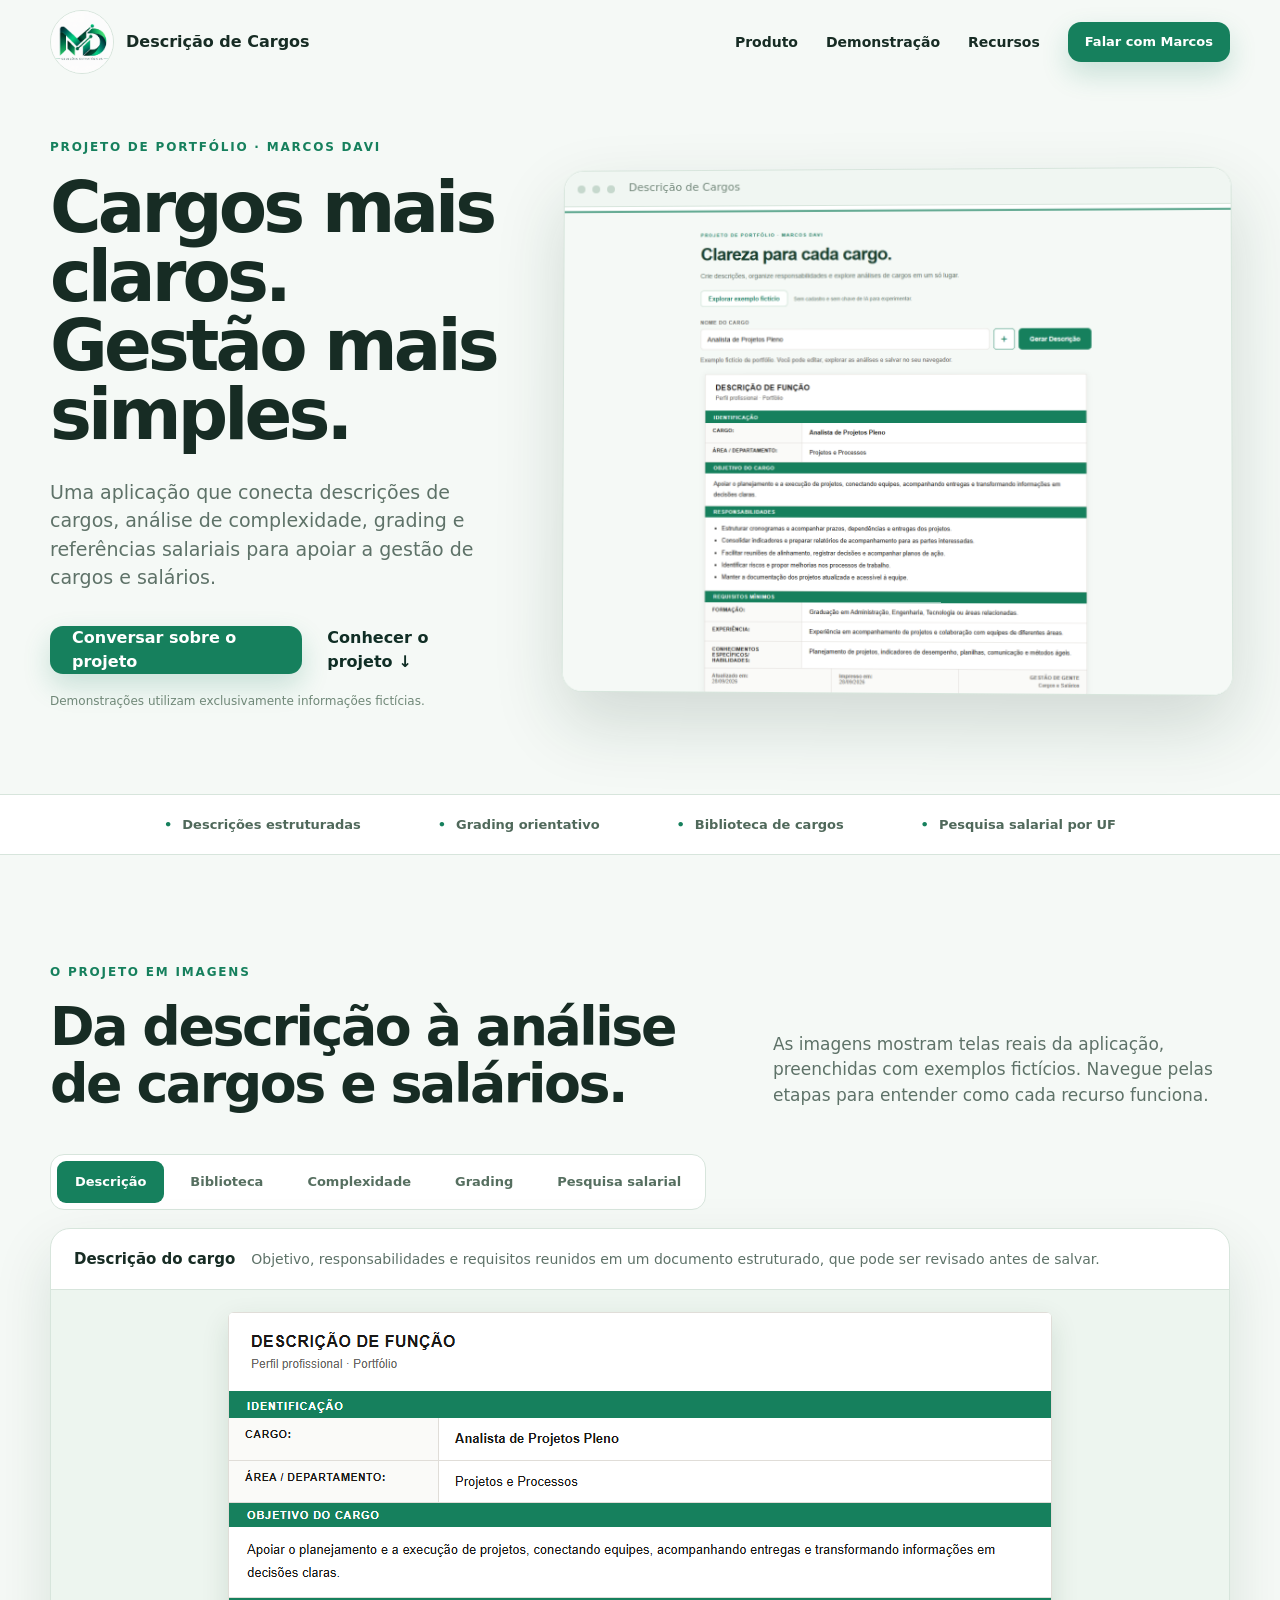
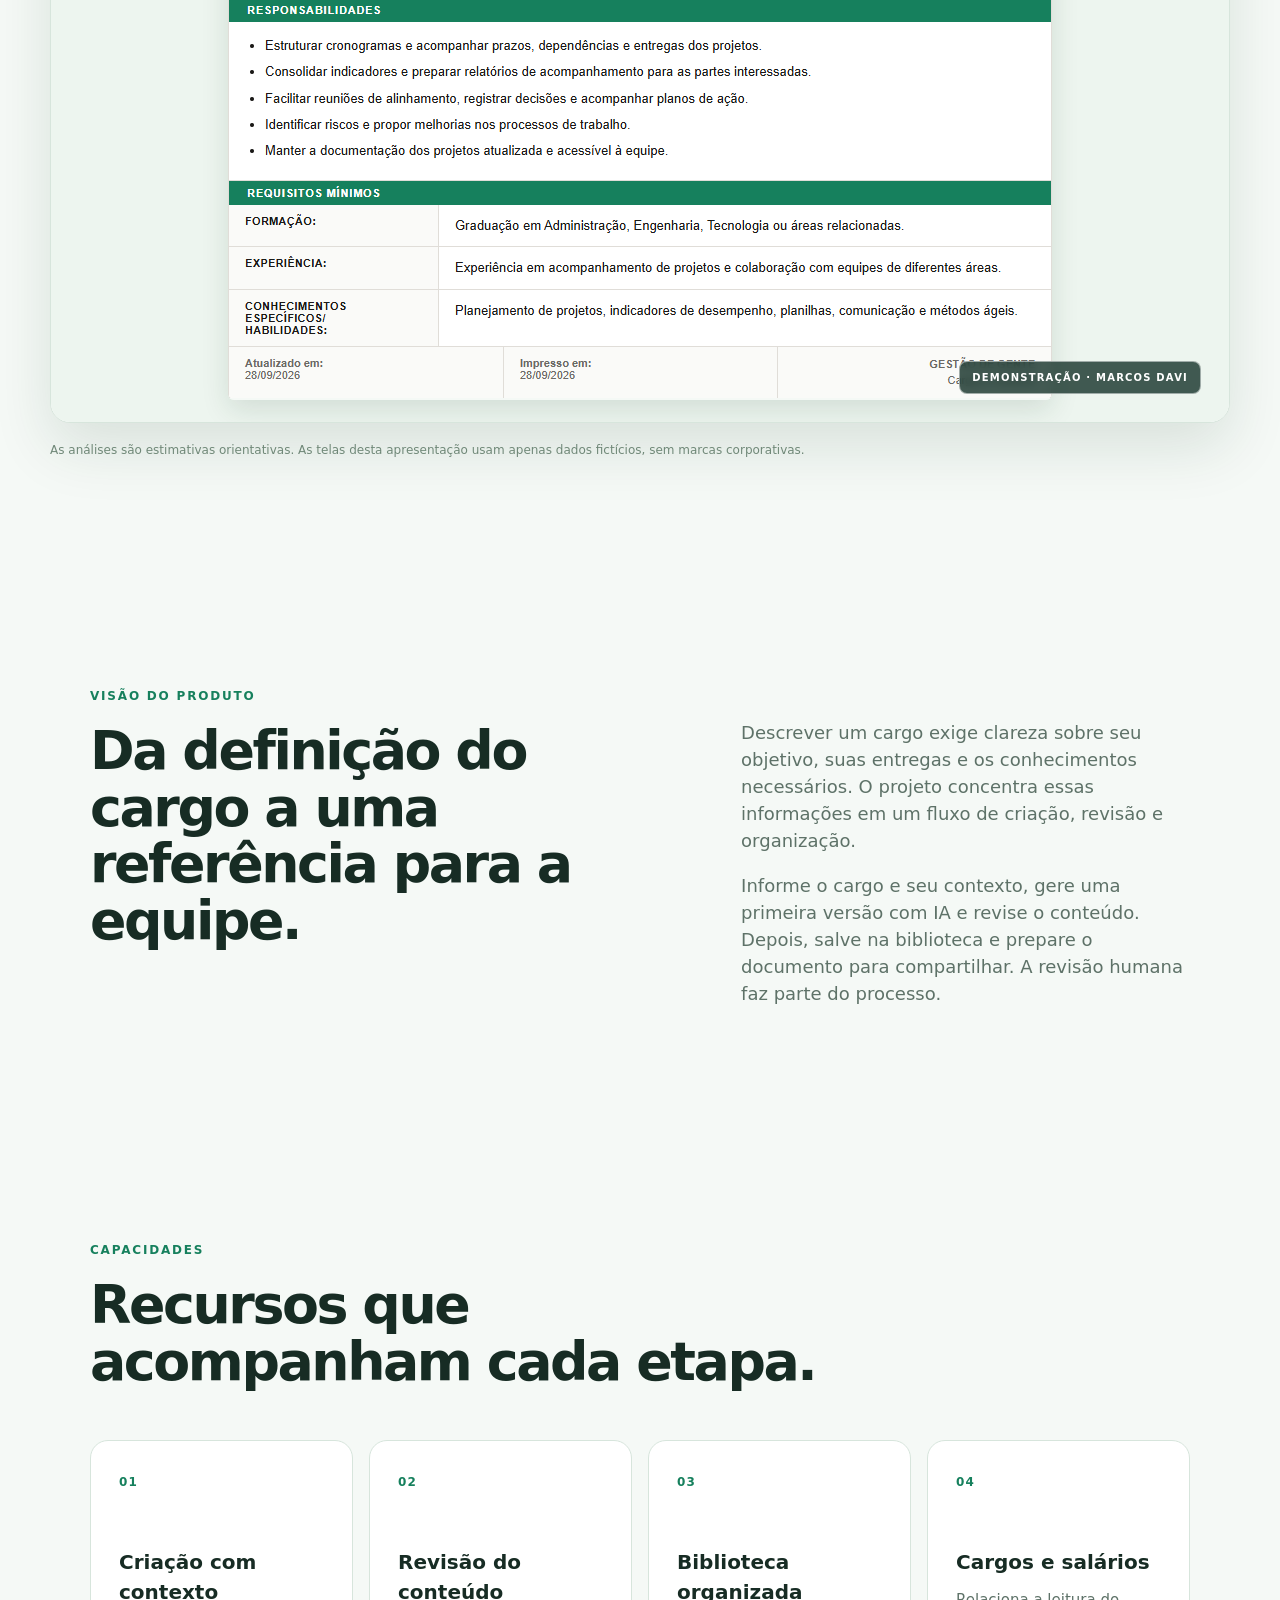
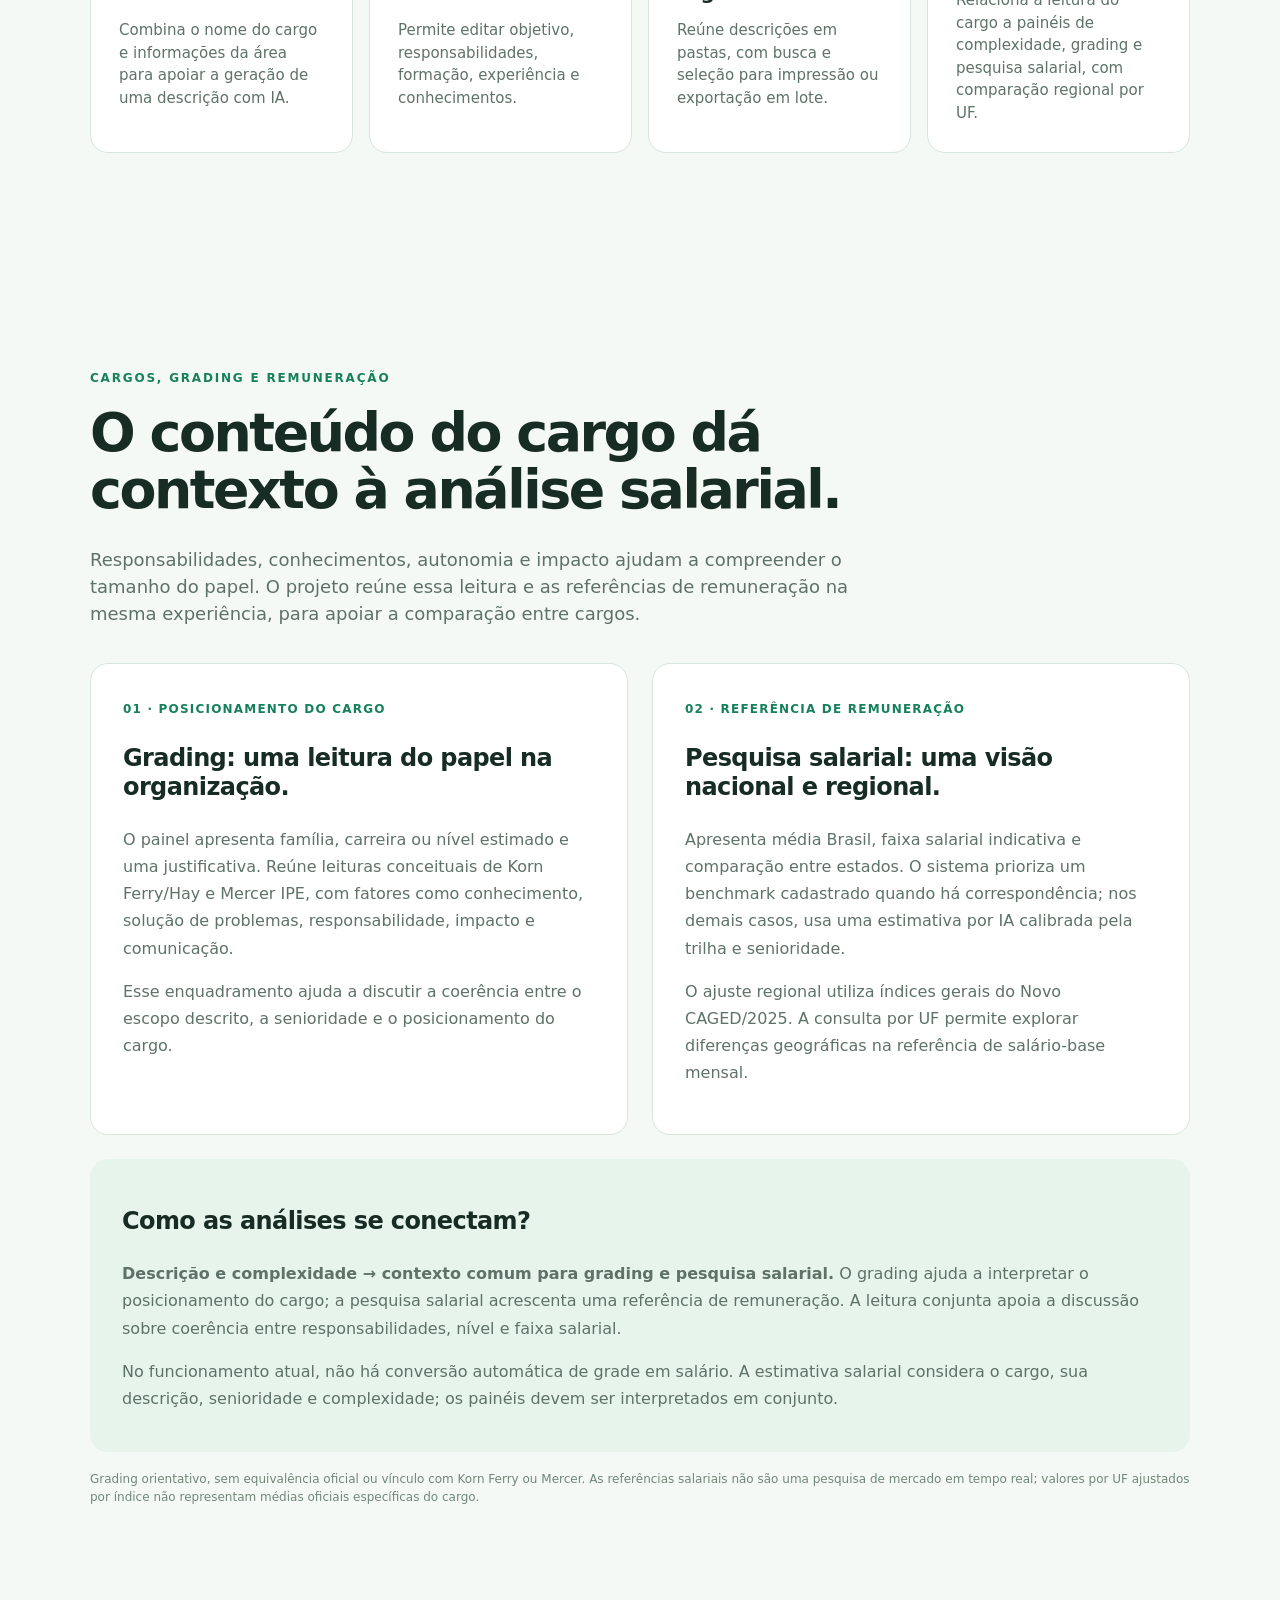
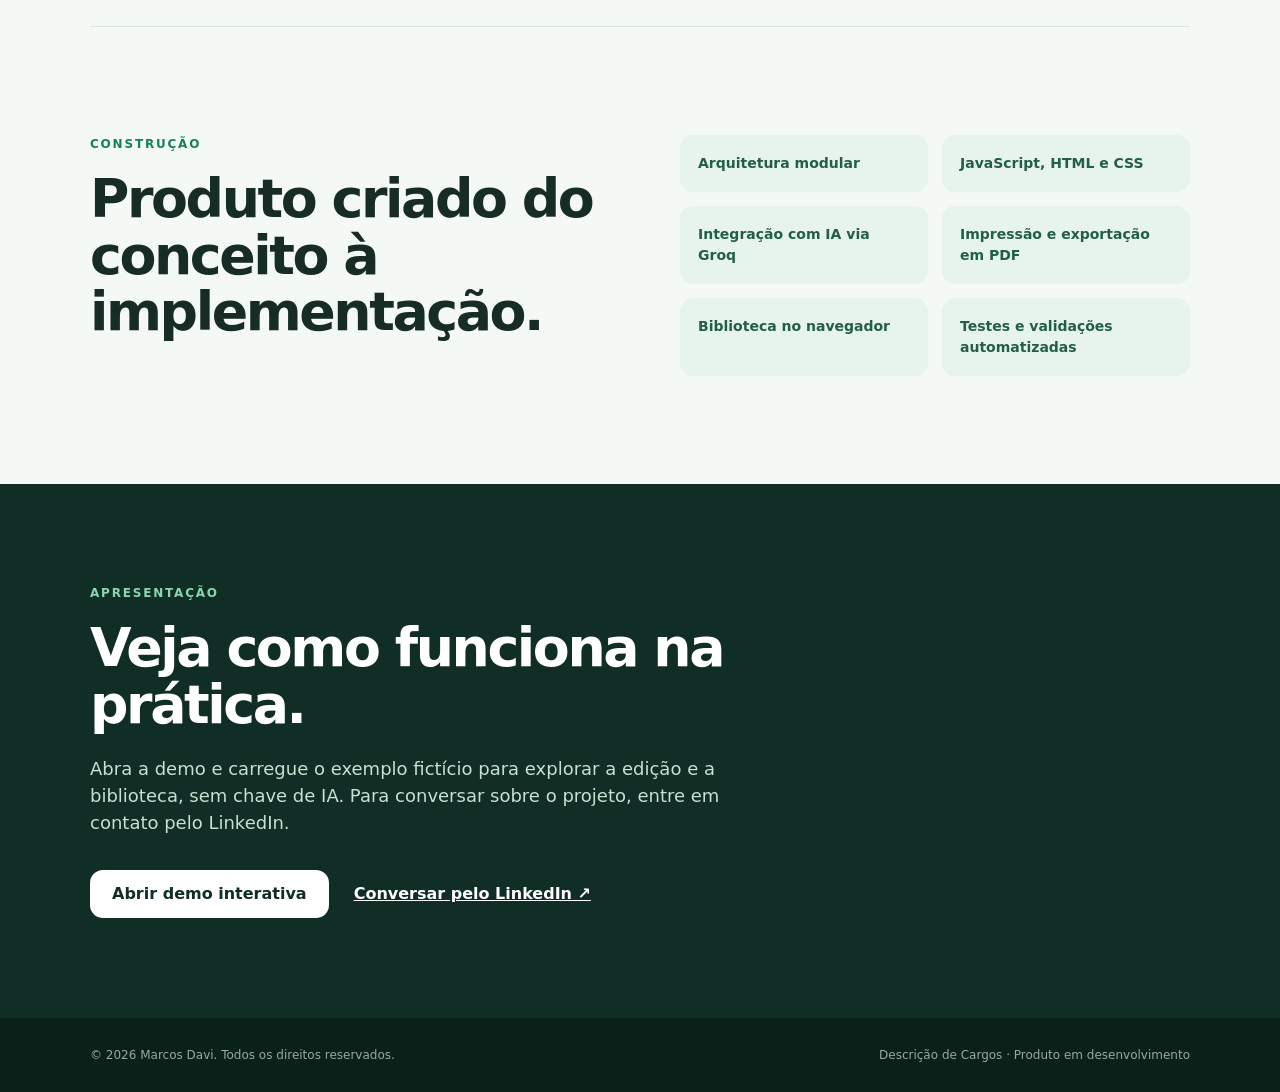
<file: index.html>
<!doctype html>
<html lang="pt-BR">
<head>
  <meta charset="utf-8">
  <meta name="viewport" content="width=device-width, initial-scale=1">
  <title>Descrição de Cargos | Marcos Davi</title>
  <meta name="description" content="Descrição de Cargos: projeto de Marcos Davi para criar, revisar e organizar descrições profissionais com apoio de IA.">
  <meta property="og:title" content="Descrição de Cargos | Marcos Davi">
  <meta property="og:description" content="Da definição do cargo à descrição organizada: conheça o projeto e suas telas.">
  <meta property="og:type" content="website">
  <link rel="stylesheet" href="styles.css">
  <script src="vitrine.js" defer></script>
</head>
<body>
  <header class="topo">
    <a class="marca" href="#inicio" aria-label="Descrição de Cargos — início">
      <img class="marca-logo" src="logomarca.png" alt="" width="64" height="64">
      <span>Descrição de Cargos</span>
    </a>
    <nav aria-label="Navegação principal">
      <a href="#produto">Produto</a>
      <a href="#demonstracao">Demonstração</a>
      <a href="#recursos">Recursos</a>
      <a class="botao botao-menor" href="https://www.linkedin.com/in/marcosdavi-adm/" target="_blank" rel="noopener noreferrer">Falar com Marcos</a>
    </nav>
  </header>

  <main id="inicio">
    <section class="hero">
      <div class="hero-texto">
        <p class="rotulo">PROJETO DE PORTFÓLIO · MARCOS DAVI</p>
        <h1>Cargos mais claros.<br>Gestão mais simples.</h1>
        <p class="hero-resumo">Uma aplicação que conecta descrições de cargos, análise de complexidade, grading e referências salariais para apoiar a gestão de cargos e salários.</p>
        <div class="acoes">
          <a class="botao" href="https://www.linkedin.com/in/marcosdavi-adm/" target="_blank" rel="noopener noreferrer">Conversar sobre o projeto</a>
          <a class="link-discreto" href="#produto">Conhecer o projeto <span aria-hidden="true">↓</span></a>
        </div>
        <p class="nota">Demonstrações utilizam exclusivamente informações fictícias.</p>
      </div>
      <div class="hero-visual" aria-label="Prévia do Descrição de Cargos">
        <div class="janela-topo" aria-hidden="true"><i></i><i></i><i></i><span>Descrição de Cargos</span></div>
        <img src="preview.png" alt="Tela de Descrição de Cargos com o exemplo fictício de Analista de Projetos Pleno">
      </div>
    </section>

    <section class="faixa" aria-label="Destaques do produto">
      <span>Descrições estruturadas</span>
      <span>Grading orientativo</span>
      <span>Biblioteca de cargos</span>
      <span>Pesquisa salarial por UF</span>
    </section>

    <section class="secao demonstracao" id="demonstracao">
      <div class="demonstracao-cabecalho">
        <div>
          <p class="rotulo">O PROJETO EM IMAGENS</p>
          <h2>Da descrição à análise de cargos e salários.</h2>
        </div>
        <p>As imagens mostram telas reais da aplicação, preenchidas com exemplos fictícios. Navegue pelas etapas para entender como cada recurso funciona.</p>
      </div>
      <div class="demo-controles" role="tablist" aria-label="Telas do projeto">
        <button id="aba-descricao" class="demo-aba ativa" type="button" role="tab" aria-selected="true" aria-controls="painel-tela" tabindex="0" data-imagem="descricao.png" data-titulo="Descrição do cargo" data-texto="Objetivo, responsabilidades e requisitos reunidos em um documento estruturado, que pode ser revisado antes de salvar.">Descrição</button>
        <button id="aba-biblioteca" class="demo-aba " type="button" role="tab" aria-selected="false" aria-controls="painel-tela" tabindex="-1" data-imagem="biblioteca.png" data-titulo="Biblioteca de descrições" data-texto="Descrições salvas no navegador, com busca, organização por área, seleção e exportação em lote.">Biblioteca</button>
        <button id="aba-complexidade" class="demo-aba " type="button" role="tab" aria-selected="false" aria-controls="painel-tela" tabindex="-1" data-imagem="complexidade.png" data-titulo="Análise de complexidade" data-texto="Painel orientativo para explorar as dimensões do cargo. O exemplo utiliza o cálculo local da aplicação.">Complexidade</button>
        <button id="aba-grading" class="demo-aba" type="button" role="tab" aria-selected="false" aria-controls="painel-tela" tabindex="-1" data-imagem="grading.png" data-titulo="Grading do cargo" data-texto="Leituras conceituais de Korn Ferry/Hay e Mercer IPE ajudam a discutir o posicionamento do cargo a partir de suas responsabilidades. Exemplo fictício, sem classificação oficial.">Grading</button>
        <button id="aba-salarios" class="demo-aba" type="button" role="tab" aria-selected="false" aria-controls="painel-tela" tabindex="-1" data-imagem="salarios.png" data-titulo="Pesquisa salarial" data-texto="Média nacional, faixa indicativa e comparação por UF. Os valores desta imagem são fictícios e ilustram a apresentação dos resultados.">Pesquisa salarial</button>
      </div>
      <figure class="demo-palco" id="painel-tela" role="tabpanel" aria-labelledby="aba-descricao" tabindex="0" aria-live="polite">
        <figcaption>
          <strong id="demo-titulo">Descrição do cargo</strong>
          <span id="demo-texto">Objetivo, responsabilidades e requisitos reunidos em um documento estruturado, que pode ser revisado antes de salvar.</span>
        </figcaption>
        <div class="demo-imagem">
          <img id="demo-imagem" src="descricao.png" alt="Descrição de Analista de Projetos Pleno com dados fictícios">
          <span class="marca-agua" aria-hidden="true">DEMONSTRAÇÃO · MARCOS DAVI</span>
        </div>
      </figure>
      <p class="nota">As análises são estimativas orientativas. As telas desta apresentação usam apenas dados fictícios, sem marcas corporativas.</p>
    </section>

    <section class="secao produto" id="produto">
      <div>
        <p class="rotulo">VISÃO DO PRODUTO</p>
        <h2>Da definição do cargo a uma referência para a equipe.</h2>
      </div>
      <div class="produto-texto">
        <p>Descrever um cargo exige clareza sobre seu objetivo, suas entregas e os conhecimentos necessários. O projeto concentra essas informações em um fluxo de criação, revisão e organização.</p>
        <p>Informe o cargo e seu contexto, gere uma primeira versão com IA e revise o conteúdo. Depois, salve na biblioteca e prepare o documento para compartilhar. A revisão humana faz parte do processo.</p>
      </div>
    </section>

    <section class="secao" id="recursos">
      <p class="rotulo">CAPACIDADES</p>
      <h2>Recursos que acompanham cada etapa.</h2>
      <div class="grade"><article><span class="numero">01</span><h3>Criação com contexto</h3><p>Combina o nome do cargo e informações da área para apoiar a geração de uma descrição com IA.</p></article><article><span class="numero">02</span><h3>Revisão do conteúdo</h3><p>Permite editar objetivo, responsabilidades, formação, experiência e conhecimentos.</p></article><article><span class="numero">03</span><h3>Biblioteca organizada</h3><p>Reúne descrições em pastas, com busca e seleção para impressão ou exportação em lote.</p></article><article><span class="numero">04</span><h3>Cargos e salários</h3><p>Relaciona a leitura do cargo a painéis de complexidade, grading e pesquisa salarial, com comparação regional por UF.</p></article></div>
    </section>

    <section class="secao" id="cargos-salarios">
      <p class="rotulo">CARGOS, GRADING E REMUNERAÇÃO</p>
      <h2>O conteúdo do cargo dá contexto à análise salarial.</h2>
      <p class="analises-intro">Responsabilidades, conhecimentos, autonomia e impacto ajudam a compreender o tamanho do papel. O projeto reúne essa leitura e as referências de remuneração na mesma experiência, para apoiar a comparação entre cargos.</p>
      <div class="analises-grade">
        <article><span class="numero">01 · POSICIONAMENTO DO CARGO</span><h3>Grading: uma leitura do papel na organização.</h3><p>O painel apresenta família, carreira ou nível estimado e uma justificativa. Reúne leituras conceituais de Korn Ferry/Hay e Mercer IPE, com fatores como conhecimento, solução de problemas, responsabilidade, impacto e comunicação.</p><p>Esse enquadramento ajuda a discutir a coerência entre o escopo descrito, a senioridade e o posicionamento do cargo.</p></article>
        <article><span class="numero">02 · REFERÊNCIA DE REMUNERAÇÃO</span><h3>Pesquisa salarial: uma visão nacional e regional.</h3><p>Apresenta média Brasil, faixa salarial indicativa e comparação entre estados. O sistema prioriza um benchmark cadastrado quando há correspondência; nos demais casos, usa uma estimativa por IA calibrada pela trilha e senioridade.</p><p>O ajuste regional utiliza índices gerais do Novo CAGED/2025. A consulta por UF permite explorar diferenças geográficas na referência de salário-base mensal.</p></article>
      </div>
      <div class="vinculo"><h3>Como as análises se conectam?</h3><p><strong>Descrição e complexidade → contexto comum para grading e pesquisa salarial.</strong> O grading ajuda a interpretar o posicionamento do cargo; a pesquisa salarial acrescenta uma referência de remuneração. A leitura conjunta apoia a discussão sobre coerência entre responsabilidades, nível e faixa salarial.</p><p>No funcionamento atual, não há conversão automática de grade em salário. A estimativa salarial considera o cargo, sua descrição, senioridade e complexidade; os painéis devem ser interpretados em conjunto.</p></div>
      <p class="nota">Grading orientativo, sem equivalência oficial ou vínculo com Korn Ferry ou Mercer. As referências salariais não são uma pesquisa de mercado em tempo real; valores por UF ajustados por índice não representam médias oficiais específicas do cargo.</p>
    </section>

    <section class="secao tecnologia">
      <div>
        <p class="rotulo">CONSTRUÇÃO</p>
        <h2>Produto criado do conceito à implementação.</h2>
      </div>
      <ul>
        <li>Arquitetura modular</li>
        <li>JavaScript, HTML e CSS</li>
        <li>Integração com IA via Groq</li>
        <li>Impressão e exportação em PDF</li>
        <li>Biblioteca no navegador</li>
        <li>Testes e validações automatizadas</li>
      </ul>
    </section>

    <section class="convite">
      <p class="rotulo">APRESENTAÇÃO</p>
      <h2>Veja como funciona na prática.</h2>
      <p>Abra a demo e carregue o exemplo fictício para explorar a edição e a biblioteca, sem chave de IA. Para conversar sobre o projeto, entre em contato pelo LinkedIn.</p>
      <div class="acoes"><a class="botao botao-claro" href="demo.html">Abrir demo interativa</a><a class="contato" href="https://www.linkedin.com/in/marcosdavi-adm/" target="_blank" rel="noopener noreferrer">Conversar pelo LinkedIn ↗</a></div>
    </section>
  </main>

  <footer>
    <span>© 2026 Marcos Davi. Todos os direitos reservados.</span>
    <span>Descrição de Cargos · Produto em desenvolvimento</span>
  </footer>
</body>
</html>
</file>
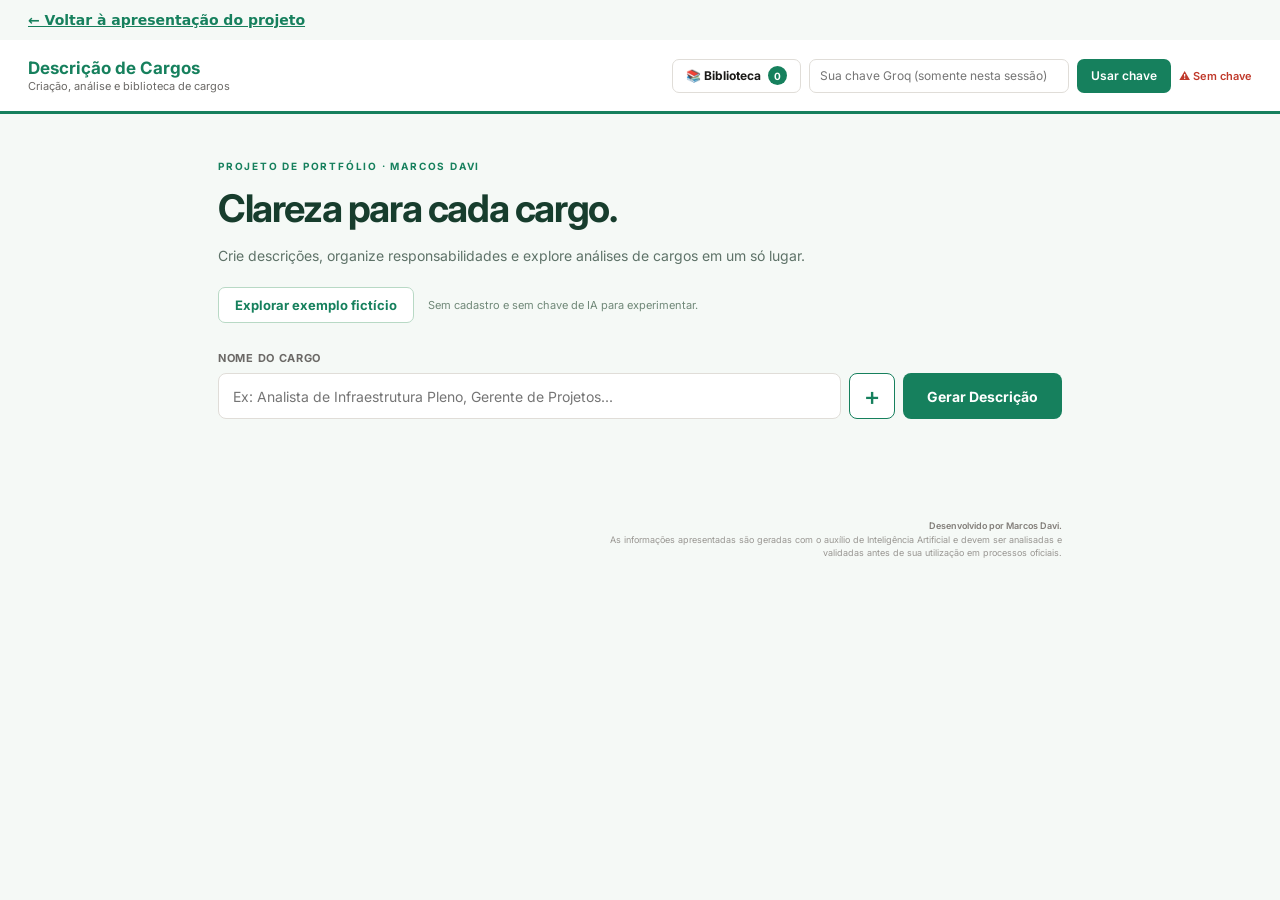
<file: demo.html>
<!DOCTYPE html>
<html lang="pt-BR">
<head>
<meta charset="UTF-8">
<meta name="viewport" content="width=device-width, initial-scale=1.0">
<title>Descrição de Cargos | Portfólio de Marcos Davi</title>
<meta name="description" content="Aplicação de portfólio para criar, editar e organizar descrições de cargos com apoio de IA. Por Marcos Davi.">
<style>
/* css/base.css */
@import url('https://fonts.googleapis.com/css2?family=Inter:wght@400;500;600;700&display=swap');
*,*::before,*::after{box-sizing:border-box;margin:0;padding:0}
:root{
  --accent:#C0121A;
  --accent-light:#FFF0F0;
  --gray-bg:#F5F5F3;
  --gray-border:#E0DDD8;
  --gray-text:#6B6966;
  --text:#1A1917;
  --row-stripe:#FAFAF8;
}
body{font-family:'Inter',sans-serif;background:var(--gray-bg);color:var(--text);min-height:100vh}

/* TOPBAR */
.topbar{background:#fff;border-bottom:3px solid var(--accent);padding:10px 28px;display:flex;align-items:center;gap:14px;transition:border-color .3s}
.brand-slot{position:relative;display:inline-flex;align-items:center;justify-content:center;background:#fff;overflow:hidden;flex-shrink:0}
.brand-slot--topbar{width:122px;height:42px;border-radius:7px;padding:5px 10px}
.brand-slot--doc{width:146px;height:60px;border-radius:8px;padding:7px 12px}
.brand-logo{position:absolute;inset:0;display:block;width:100%;height:100%;object-fit:contain;object-position:center}

.topbar-logo-fallback{height:38px;min-width:38px;border-radius:7px;display:flex;align-items:center;justify-content:center;font-size:11px;font-weight:700;color:#fff;flex-shrink:0;transition:background .3s;padding:0 8px;letter-spacing:.5px}
.topbar-info .title{font-size:17px;font-weight:700;color:var(--accent);transition:color .3s}
.topbar-info .sub{font-size:11px;color:var(--gray-text);margin-top:1px}
.topbar-right{margin-left:auto;display:flex;align-items:center;gap:8px}
.api-key-input{height:34px;border:1.5px solid var(--gray-border);border-radius:7px;padding:0 10px;font-family:'Inter',sans-serif;font-size:12px;color:var(--text);background:#fff;outline:none;width:260px;transition:border-color .2s}
.api-key-input:focus{border-color:var(--accent)}
.btn-save-key{height:34px;padding:0 14px;background:var(--accent);color:#fff;border:none;border-radius:7px;font-family:'Inter',sans-serif;font-size:12px;font-weight:600;cursor:pointer;transition:opacity .15s;white-space:nowrap}
.btn-save-key:hover{opacity:.85}
.key-status{font-size:11px;color:#1B7A3E;font-weight:600;white-space:nowrap}
.key-status.none{color:#C0392B}


</style>
<style>
/* css/interface.css */
/* EMPRESA SELECTOR */
.empresa-bar{max-width:880px;margin:24px auto 0;padding:0 18px}
.section-label{font-size:11px;font-weight:700;letter-spacing:.7px;text-transform:uppercase;color:var(--gray-text);display:block;margin-bottom:8px}
.empresa-chips{display:flex;flex-wrap:wrap;gap:8px}
.chip{display:flex;align-items:center;gap:6px;padding:6px 14px;border-radius:20px;border:2px solid var(--gray-border);font-size:13px;font-weight:600;cursor:pointer;transition:all .15s;background:#fff;color:var(--gray-text)}
.chip:hover{opacity:.85}
.chip.active{color:#fff;border-color:transparent}
.chip-logo{height:16px;max-width:50px;object-fit:contain;filter:grayscale(1) brightness(0.5);transition:filter .15s}
.chip.active .chip-logo{filter:brightness(0) invert(1)}

/* SEARCH */
.search-wrap{max-width:880px;margin:20px auto 0;padding:0 18px}
.search-row{display:flex;gap:8px}
.search-row input{flex:1;height:46px;border:1.5px solid var(--gray-border);border-radius:8px;padding:0 14px;font-family:'Inter',sans-serif;font-size:14px;color:var(--text);background:#fff;outline:none;transition:border-color .2s}
.search-row input:focus{border-color:var(--accent)}
.btn-gerar{height:46px;padding:0 24px;background:var(--accent);color:#fff;border:none;border-radius:8px;font-family:'Inter',sans-serif;font-size:14px;font-weight:700;cursor:pointer;white-space:nowrap;transition:opacity .15s}
.btn-gerar:hover{opacity:.88}
.btn-gerar:disabled{opacity:.45;cursor:not-allowed}
.btn-contexto{width:46px;height:46px;background:#fff;color:var(--accent);border:1.5px solid var(--accent);border-radius:8px;font-family:'Inter',sans-serif;font-size:25px;font-weight:500;line-height:1;cursor:pointer;transition:background .15s,color .15s,transform .15s;display:flex;align-items:center;justify-content:center;flex-shrink:0}
.btn-contexto:hover{background:var(--accent-light)}
.btn-contexto.active{background:var(--accent);color:#fff}
.context-hint{display:none;align-items:center;gap:6px;margin-top:8px;font-size:12px;color:#1B7A3E;font-weight:600}
.context-hint.visible{display:flex}
.context-hint-dot{width:7px;height:7px;border-radius:50%;background:#1B7A3E}

/* CONTEXTO ADICIONAL */
.modal-backdrop{display:none;position:fixed;inset:0;background:rgba(20,22,28,.44);z-index:1000;align-items:center;justify-content:center;padding:18px}
.modal-backdrop.open{display:flex}
.context-modal{width:min(560px,100%);background:#fff;border-radius:12px;box-shadow:0 18px 56px rgba(0,0,0,.22);overflow:hidden}
.context-modal-header{display:flex;align-items:center;justify-content:space-between;padding:18px 20px 12px}
.context-modal-title{font-size:16px;font-weight:700;color:var(--text)}
.context-modal-close{width:32px;height:32px;border:none;background:transparent;border-radius:6px;color:var(--gray-text);font-size:23px;cursor:pointer;line-height:1}
.context-modal-close:hover{background:var(--gray-bg)}
.context-modal-body{padding:0 20px 18px}
.context-modal-help{font-size:12.5px;line-height:1.55;color:var(--gray-text);margin-bottom:12px}
.context-modal textarea{display:block;width:100%;min-height:145px;resize:vertical;border:1.5px solid var(--gray-border);border-radius:8px;padding:12px;font-family:'Inter',sans-serif;font-size:13px;line-height:1.55;color:var(--text);outline:none}
.context-modal textarea:focus{border-color:var(--accent)}
.context-meta{display:flex;justify-content:space-between;align-items:center;margin-top:8px;font-size:11.5px;color:var(--gray-text)}
.context-example{font-style:italic}
.context-modal-actions{display:flex;justify-content:flex-end;gap:8px;margin-top:18px}
.btn-context-clear,.btn-context-apply{height:38px;border-radius:7px;padding:0 16px;font-family:'Inter',sans-serif;font-size:13px;font-weight:600;cursor:pointer}
.btn-context-clear{background:#fff;border:1.5px solid var(--gray-border);color:var(--gray-text)}
.btn-context-clear:hover{background:var(--gray-bg)}
.btn-context-apply{background:var(--accent);border:1.5px solid var(--accent);color:#fff}
.btn-context-apply:hover{opacity:.87}

/* STATUS */
.status-bar{max-width:880px;margin:10px auto 0;padding:0 18px;font-size:13px;color:var(--gray-text);display:flex;align-items:center;gap:8px;min-height:22px}
.spinner{width:13px;height:13px;border:2px solid #ddd;border-top-color:var(--accent);border-radius:50%;animation:spin .7s linear infinite;flex-shrink:0}
@keyframes spin{to{transform:rotate(360deg)}}
.err{color:#C0392B}


</style>
<style>
/* css/documento.css */
/* DOC */
.doc-wrap{max-width:860px;margin:20px auto 60px;padding:0 18px}
.doc{background:#fff;border:1px solid var(--gray-border);border-radius:4px;overflow:hidden;box-shadow:0 2px 12px rgba(0,0,0,.06)}
.doc-header{display:flex;align-items:center;gap:16px;padding:14px 22px;border-bottom:3px solid var(--accent);transition:border-color .3s}
.doc-logo-container{width:146px;height:60px;display:flex;align-items:center;justify-content:center;flex-shrink:0}
.doc-logo-fallback{height:44px;min-width:60px;border-radius:8px;display:flex;align-items:center;justify-content:center;font-size:12px;font-weight:700;color:#fff;text-align:center;line-height:1.2;flex-shrink:0;padding:0 10px;letter-spacing:.5px}
.doc-main-title{font-size:16px;font-weight:700;letter-spacing:.5px;color:var(--text)}
.doc-empresa-name{font-size:12px;color:var(--gray-text);margin-top:2px}
.sec-head{color:#fff;font-size:10.5px;font-weight:700;letter-spacing:1.1px;text-transform:uppercase;padding:6px 18px;transition:background .3s}
.row-lbl{display:grid;grid-template-columns:210px 1fr;border-bottom:1px solid var(--gray-border)}
.row-lbl:last-child{border-bottom:none}
.cell-l{padding:10px 16px;font-size:11px;font-weight:700;letter-spacing:.3px;color:var(--text);border-right:1px solid var(--gray-border);background:var(--row-stripe);display:flex;align-items:flex-start}
.cell-v{padding:10px 16px;font-size:13px;color:var(--text);line-height:1.65}
.block-val{padding:12px 18px;font-size:13px;line-height:1.75;color:var(--text);border-bottom:1px solid var(--gray-border)}
.resp-list{padding:12px 18px 14px 36px;font-size:13px;line-height:1.8;color:var(--text);border-bottom:1px solid var(--gray-border);list-style:disc}
.resp-list li{margin-bottom:3px}
.doc-footer{display:grid;grid-template-columns:1fr 1fr 1fr;border-top:1px solid var(--gray-border);background:var(--row-stripe);font-size:11px;color:var(--gray-text)}
.doc-footer>div{padding:10px 16px}
.doc-footer>div+div{border-left:1px solid var(--gray-border)}
.doc-footer-brand{display:flex;align-items:center;justify-content:flex-end;gap:10px;text-align:right}
.doc-footer-brand-copy{line-height:1.45;white-space:nowrap}
.placeholder{text-align:center;padding:60px 20px;color:#BBB;font-size:13px;line-height:1.8}
.btn-print{display:flex;align-items:center;gap:8px;background:transparent;border:1.5px solid var(--accent);color:var(--accent);border-radius:7px;padding:9px 22px;font-family:'Inter',sans-serif;font-size:13px;font-weight:700;cursor:pointer;transition:background .15s}
.btn-print:hover{background:var(--accent-light)}
.btn-row{display:flex;gap:8px;justify-content:center;margin-top:14px;flex-wrap:wrap}
.btn-secondary{display:flex;align-items:center;gap:7px;background:#fff;border:1.5px solid var(--gray-border);color:var(--text);border-radius:7px;padding:9px 16px;font-family:'Inter',sans-serif;font-size:13px;font-weight:700;cursor:pointer;transition:background .15s,border-color .15s}
.btn-secondary:hover{background:var(--gray-bg);border-color:#C9C5BF}
.btn-primary-action{display:flex;align-items:center;gap:7px;background:var(--accent);border:1.5px solid var(--accent);color:#fff;border-radius:7px;padding:9px 16px;font-family:'Inter',sans-serif;font-size:13px;font-weight:700;cursor:pointer;transition:opacity .15s}
.btn-primary-action:hover{opacity:.88}
.btn-danger{display:flex;align-items:center;gap:7px;background:#fff;border:1.5px solid #D76565;color:#B52A2A;border-radius:7px;padding:9px 16px;font-family:'Inter',sans-serif;font-size:13px;font-weight:700;cursor:pointer}
.btn-danger:hover{background:#FFF4F4}
.edit-input,.edit-textarea{width:100%;border:1.5px solid var(--gray-border);border-radius:7px;background:#fff;color:var(--text);font-family:'Inter',sans-serif;font-size:13px;line-height:1.55;padding:8px 10px;outline:none;transition:border-color .15s,box-shadow .15s}
.edit-input:focus,.edit-textarea:focus{border-color:var(--accent);box-shadow:0 0 0 3px var(--accent-light)}
.edit-textarea{resize:vertical;min-height:76px}
.edit-textarea--large{min-height:120px}
.resp-edit-list{padding:12px 18px;border-bottom:1px solid var(--gray-border);display:flex;flex-direction:column;gap:8px}
.resp-edit-item{display:grid;grid-template-columns:24px 1fr 34px;gap:8px;align-items:start}
.resp-edit-num{font-size:12px;font-weight:700;color:var(--gray-text);padding-top:10px;text-align:center}
.btn-remove-resp{width:34px;height:34px;border:1px solid #E5B7B7;background:#fff;color:#B52A2A;border-radius:7px;font-size:18px;line-height:1;cursor:pointer}
.btn-remove-resp:hover{background:#FFF1F1}
.btn-add-resp{align-self:flex-start;border:1.5px dashed var(--accent);background:#fff;color:var(--accent);border-radius:7px;padding:8px 12px;font-family:'Inter',sans-serif;font-size:12px;font-weight:700;cursor:pointer}
.btn-add-resp:hover{background:var(--accent-light)}
.saved-badge{display:inline-flex;align-items:center;gap:5px;border-radius:999px;padding:4px 9px;background:#EDF8F1;color:#1B7A3E;font-size:10.5px;font-weight:700;margin-left:6px}
.edit-note{max-width:860px;margin:8px auto 0;padding:0 18px;font-size:11.5px;color:var(--gray-text);text-align:center}



</style>
<style>
/* css/biblioteca.css */
/* BIBLIOTECA DE DESCRIÇÕES */
.btn-library{height:34px;padding:0 13px;background:#fff;color:var(--text);border:1.5px solid var(--gray-border);border-radius:7px;font-family:'Inter',sans-serif;font-size:12px;font-weight:700;cursor:pointer;display:flex;align-items:center;gap:7px;white-space:nowrap;transition:border-color .15s,background .15s}
.btn-library:hover{border-color:var(--accent);background:var(--accent-light)}
.library-count{min-width:19px;height:19px;border-radius:10px;padding:0 6px;background:var(--accent);color:#fff;font-size:10px;display:inline-flex;align-items:center;justify-content:center}
.library-backdrop{display:none;position:fixed;inset:0;background:rgba(20,22,28,.52);z-index:1600;padding:24px;align-items:center;justify-content:center}
.library-backdrop.open{display:flex}
.library-modal{width:min(1220px,100%);height:min(820px,94vh);background:#fff;border-radius:16px;box-shadow:0 26px 76px rgba(0,0,0,.30);display:flex;flex-direction:column;overflow:hidden}
.library-header{padding:19px 22px 15px;border-bottom:1px solid var(--gray-border);display:flex;align-items:center;gap:12px;background:#fff}
.library-title-wrap{min-width:0}
.library-title{font-size:18px;font-weight:800;color:var(--text)}
.library-subtitle{font-size:11.5px;color:var(--gray-text);margin-top:3px}
.library-header-actions{margin-left:auto;display:flex;align-items:center;gap:8px}
.library-close{width:36px;height:36px;border:none;background:transparent;border-radius:8px;font-size:25px;color:var(--gray-text);cursor:pointer;line-height:1}
.library-close:hover{background:var(--gray-bg)}
.library-new-folder{height:37px;padding:0 14px;border:1.5px solid var(--accent);background:var(--accent);color:#fff;border-radius:8px;font-family:'Inter',sans-serif;font-size:12px;font-weight:700;cursor:pointer}
.library-new-folder:hover{opacity:.88}

.library-toolbar{padding:12px 22px;display:grid;grid-template-columns:minmax(260px,1fr) 220px;gap:10px;border-bottom:1px solid var(--gray-border);background:#FAFAF8}
.library-search,.library-view-select,.folder-field-input,.folder-field-select{width:100%;height:40px;border:1.5px solid var(--gray-border);border-radius:8px;background:#fff;color:var(--text);font-family:'Inter',sans-serif;font-size:12.5px;padding:0 12px;outline:none}
.library-search:focus,.library-view-select:focus,.folder-field-input:focus,.folder-field-select:focus{border-color:var(--accent)}

.library-bulkbar{min-height:52px;padding:8px 22px;display:flex;align-items:center;gap:12px;border-bottom:1px solid var(--gray-border);background:#fff}
.library-select-all{display:inline-flex;align-items:center;gap:8px;font-size:11.5px;font-weight:700;color:var(--text);cursor:pointer;white-space:nowrap}
.library-select-all input,.library-row-select input{width:16px;height:16px;accent-color:var(--accent);cursor:pointer}
.library-selection-count{font-size:11px;color:var(--gray-text);padding-left:2px;white-space:nowrap}
.library-bulk-status{font-size:11px;color:var(--gray-text);min-width:0;overflow:hidden;text-overflow:ellipsis;white-space:nowrap}
.library-bulk-actions{margin-left:auto;display:flex;align-items:center;gap:7px}
.library-bulk-btn{height:34px;padding:0 12px;border-radius:7px;border:1.5px solid var(--gray-border);background:#fff;color:var(--text);font-family:'Inter',sans-serif;font-size:11px;font-weight:700;cursor:pointer;white-space:nowrap;transition:.15s}
.library-bulk-btn:hover:not(:disabled){border-color:var(--accent);background:var(--accent-light)}
.library-bulk-btn.primary{background:var(--accent);border-color:var(--accent);color:#fff}
.library-bulk-btn.primary:hover:not(:disabled){opacity:.88}
.library-bulk-btn:disabled{opacity:.42;cursor:not-allowed}

.library-body{padding:16px 22px 24px;overflow:auto;flex:1;background:#F7F7F5}
.library-summary{font-size:11.5px;color:var(--gray-text);margin:0 0 10px 2px}
.library-group{margin-bottom:20px}
.library-group-title{display:flex;align-items:center;gap:8px;font-size:11.5px;font-weight:800;letter-spacing:.45px;text-transform:uppercase;color:var(--text);margin:0 0 8px 2px}
.library-group-count{font-size:10px;color:var(--gray-text);background:#fff;border:1px solid var(--gray-border);border-radius:999px;padding:2px 7px}
.library-folder-info{font-size:10.5px;color:var(--gray-text);font-weight:500;text-transform:none;letter-spacing:0;margin-left:4px}
.library-list{display:flex;flex-direction:column;gap:7px}

.library-row{display:grid;grid-template-columns:34px minmax(260px,1fr) 150px 150px auto;align-items:center;gap:12px;background:#fff;border:1px solid #E6E3DE;border-radius:10px;padding:10px 12px;box-shadow:0 1px 3px rgba(0,0,0,.025);transition:border-color .15s,box-shadow .15s,transform .15s;min-width:0}
.library-row:hover{border-color:#D2CEC7;box-shadow:0 3px 12px rgba(0,0,0,.055);transform:translateY(-1px)}
.library-row.selected{border-color:color-mix(in srgb,var(--accent) 40%,#E6E3DE);background:color-mix(in srgb,var(--accent-light) 38%,#fff)}
.library-row-select{display:flex;align-items:center;justify-content:center}
.library-row-main{min-width:0}
.library-row-titleline{display:flex;align-items:center;gap:8px;min-width:0}
.library-company-dot{width:8px;height:8px;border-radius:50%;flex-shrink:0}
.library-row-cargo{font-size:13.5px;font-weight:800;color:var(--text);white-space:nowrap;overflow:hidden;text-overflow:ellipsis}
.library-row-meta{display:flex;align-items:center;gap:7px;flex-wrap:wrap;margin-top:4px;font-size:10.8px;color:var(--gray-text);line-height:1.4}
.library-row-company{font-weight:700;color:#4C4945}
.library-meta-sep{color:#C1BDB7}
.library-date-col{min-width:0}
.library-date-label{display:block;font-size:9.5px;text-transform:uppercase;letter-spacing:.45px;color:#9A9690;font-weight:700;margin-bottom:3px}
.library-date-value{display:block;font-size:10.8px;color:var(--text);font-weight:600;white-space:nowrap}
.library-row-actions{display:flex;align-items:center;justify-content:flex-end;gap:5px}
.library-row-actions button{height:30px;padding:0 9px;border-radius:6px;font-family:'Inter',sans-serif;font-size:10.5px;font-weight:700;cursor:pointer;background:#fff;border:1px solid var(--gray-border);color:var(--text);white-space:nowrap}
.library-row-actions button:hover{background:var(--gray-bg)}
.library-row-actions .open{background:var(--accent);border-color:var(--accent);color:#fff}
.library-row-actions .open:hover{opacity:.88;background:var(--accent)}
.library-row-actions .delete{color:#B52A2A;border-color:#E7C5C5}
.library-row-actions .delete:hover{background:#FFF4F4}
.library-empty{background:#fff;border:1px dashed var(--gray-border);border-radius:10px;padding:44px 20px;text-align:center;color:var(--gray-text);font-size:12.5px;line-height:1.6}

@media(max-width:1050px){
  .api-key-input{width:190px}
  .topbar{padding-left:16px;padding-right:16px}
  .library-row{grid-template-columns:34px minmax(220px,1fr) 130px 130px}
  .library-row-actions{grid-column:2/-1;justify-content:flex-start;padding-top:2px}
}
@media(max-width:760px){
  .topbar{flex-wrap:wrap}
  .topbar-right{width:100%;margin-left:0;flex-wrap:wrap}
  .api-key-input{flex:1;min-width:180px}
  .library-backdrop{padding:8px}
  .library-modal{height:96vh;border-radius:12px}
  .library-toolbar{grid-template-columns:1fr;padding:10px 12px}
  .library-header{padding:14px 12px}
  .library-body{padding:12px}
  .library-header-actions{gap:5px}
  .library-new-folder{padding:0 10px}
  .library-bulkbar{padding:9px 12px;align-items:flex-start;flex-wrap:wrap;gap:8px}
  .library-bulk-actions{width:100%;margin-left:0}
  .library-bulk-btn{flex:1}
  .library-bulk-status{order:3;width:100%}
  .library-row{grid-template-columns:30px minmax(0,1fr);gap:8px;padding:11px}
  .library-date-col{grid-column:2;display:flex;align-items:center;gap:6px}
  .library-date-label{display:inline;margin:0}
  .library-date-value{display:inline}
  .library-row-actions{grid-column:2;justify-content:flex-start;flex-wrap:wrap}
}

.folder-backdrop{display:none;position:fixed;inset:0;background:rgba(20,22,28,.56);z-index:1750;padding:18px;align-items:center;justify-content:center}
.folder-backdrop.open{display:flex}
.folder-modal{width:min(500px,100%);background:#fff;border-radius:12px;box-shadow:0 20px 60px rgba(0,0,0,.3);overflow:hidden}
.folder-modal-header{padding:17px 19px 12px;display:flex;align-items:center;justify-content:space-between}
.folder-modal-title{font-size:16px;font-weight:800;color:var(--text)}
.folder-modal-body{padding:0 19px 19px}
.folder-field{margin-top:12px}
.folder-label{display:block;font-size:10.5px;font-weight:800;text-transform:uppercase;letter-spacing:.55px;color:var(--gray-text);margin-bottom:6px}
.folder-help{font-size:11.5px;color:var(--gray-text);line-height:1.5;margin-top:6px}
.folder-actions{display:flex;justify-content:flex-end;gap:8px;margin-top:18px}
.folder-actions button{height:37px;padding:0 15px;border-radius:7px;font-family:'Inter',sans-serif;font-size:12px;font-weight:700;cursor:pointer}
.folder-cancel{background:#fff;border:1.5px solid var(--gray-border);color:var(--text)}
.folder-save{background:var(--accent);border:1.5px solid var(--accent);color:#fff}
.folder-checks{max-height:260px;overflow:auto;border:1px solid var(--gray-border);border-radius:8px;margin-top:8px}
.folder-check-row{display:flex;align-items:center;gap:10px;padding:10px 11px;border-bottom:1px solid #EEECE8;font-size:12px;color:var(--text)}
.folder-check-row:last-child{border-bottom:none}
.folder-check-row input{accent-color:var(--accent)}

@media(max-width:980px){.api-key-input{width:190px}.topbar{padding-left:16px;padding-right:16px}.library-grid{grid-template-columns:1fr}}
@media(max-width:760px){.topbar{flex-wrap:wrap}.topbar-right{width:100%;margin-left:0;flex-wrap:wrap}.api-key-input{flex:1;min-width:180px}.library-backdrop{padding:8px}.library-modal{height:96vh}.library-toolbar{grid-template-columns:1fr}.library-header{padding:14px}.library-body{padding:14px}.library-header-actions{gap:5px}.library-new-folder{padding:0 10px}}


</style>
<style>
/* css/analises-impressao.css */
/* RODAPÉ INSTITUCIONAL DA PÁGINA — não integra o documento exportado em PDF */
.app-footer{max-width:880px;margin:0 auto 16px;padding:8px 18px 0;text-align:right;color:#999692;font-size:9px;line-height:1.45}
.app-footer strong{font-weight:600;color:#817D78;font-size:9px}
.app-footer-note{display:block;margin-top:1px;max-width:460px;margin-left:auto}

/* EXPORTAÇÃO DIRETA PARA PDF EM A4 */
.pdf-export-host{position:fixed;left:-10000px;top:0;width:186mm;background:#fff;z-index:-1;pointer-events:none}
.pdf-export-host .doc{width:186mm;max-width:186mm;border:1px solid #E0DDD8;box-shadow:none;border-radius:4px;background:#fff}
.pdf-export-host *{-webkit-print-color-adjust:exact!important;print-color-adjust:exact!important;color-adjust:exact!important}
.pdf-export-host .cell-l{background:#FAFAF8!important}
.pdf-export-host .doc-footer{background:#FAFAF8!important}
.pdf-export-host .brand-slot{background:#fff!important;overflow:hidden!important}
.pdf-export-host .brand-logo{width:100%!important;height:100%!important;object-fit:contain!important;object-position:center!important}

.batch-pdf-host{position:absolute;left:0;top:0;width:186mm;background:#fff;z-index:-1;pointer-events:none}
.batch-pdf-host .batch-page{width:186mm;background:#fff;break-after:page;page-break-after:always}
.batch-pdf-host .batch-page:last-child{break-after:auto;page-break-after:auto}
.batch-pdf-host .doc{width:186mm;max-width:186mm;border:1px solid #E0DDD8;box-shadow:none;border-radius:4px;background:#fff}
.batch-pdf-host *{-webkit-print-color-adjust:exact!important;print-color-adjust:exact!important;color-adjust:exact!important}
.batch-pdf-host .cell-l{background:#FAFAF8!important}
.batch-pdf-host .doc-footer{background:#FAFAF8!important}


/* PAINEL DE GRADING — fora do documento, não aparece na impressão */
.grading-panel{max-width:860px;margin:12px auto 60px;padding:0 18px}
.grading-panel.is-hidden{display:none}
.grading-toggle-wrap{max-width:860px;margin:14px auto 0;padding:0 18px;display:flex;justify-content:flex-end}
.btn-grading-toggle{height:38px;padding:0 14px;border:1.5px solid var(--gray-border);background:#fff;color:var(--text);border-radius:8px;font-family:'Inter',sans-serif;font-size:11.5px;font-weight:800;cursor:pointer;display:inline-flex;align-items:center;gap:7px}
.btn-grading-toggle:hover{border-color:var(--accent);background:var(--accent-light)}
.grading-title{font-size:14px;font-weight:700;color:var(--text);display:flex;align-items:center;gap:8px;margin-bottom:16px;flex-wrap:wrap}
.analysis-toolbar{max-width:860px;margin:18px auto 0;padding:0 18px;display:flex;justify-content:center;align-items:center;gap:10px;flex-wrap:wrap}
.btn-analysis-toggle{height:42px;min-width:230px;padding:0 16px;border:1.5px solid var(--gray-border);background:#fff;color:var(--text);border-radius:12px;font-family:'Inter',sans-serif;font-size:11.5px;font-weight:800;cursor:pointer;display:inline-flex;align-items:center;justify-content:center;gap:7px;box-shadow:0 1px 4px rgba(0,0,0,.03);transition:.15s}
.btn-analysis-toggle:hover{border-color:var(--accent);background:var(--accent-light);transform:translateY(-1px)}
.btn-analysis-toggle.is-open{background:var(--accent-light);border-color:var(--accent)}
.complexity-panel-wrap{max-width:860px;margin:12px auto 0;padding:0 18px}
.complexity-panel-wrap.is-hidden{display:none}
.complexity-panel-wrap .complexity-section{grid-column:auto}

/* PESQUISA SALARIAL */
.salary-panel{max-width:860px;margin:12px auto 0;padding:0 18px}
.salary-panel.is-hidden{display:none}
.salary-card{background:#fff;border:1px solid var(--gray-border);border-radius:12px;overflow:hidden;box-shadow:0 1px 5px rgba(0,0,0,.035)}
.salary-head{display:flex;align-items:flex-start;gap:12px;padding:16px 18px;border-bottom:1px solid var(--gray-border)}
.salary-title-wrap{min-width:0}
.salary-title{font-size:13.5px;font-weight:800;color:var(--text);display:flex;align-items:center;gap:7px}
.salary-subtitle{font-size:10.5px;line-height:1.5;color:var(--gray-text);margin-top:4px;max-width:620px}
.salary-badge{margin-left:auto;flex-shrink:0;border:1px solid var(--gray-border);background:#FAFAF8;border-radius:999px;padding:5px 9px;font-size:9px;font-weight:800;text-transform:uppercase;letter-spacing:.4px;color:var(--gray-text)}
.salary-actions{display:flex;gap:7px;align-items:center;flex-wrap:wrap;padding:11px 18px;background:#FAFAF8;border-bottom:1px solid var(--gray-border)}
.salary-btn{height:34px;padding:0 11px;border:1.5px solid var(--gray-border);background:#fff;color:var(--text);border-radius:7px;font-family:'Inter',sans-serif;font-size:10.5px;font-weight:800;cursor:pointer}
.salary-btn:hover:not(:disabled){border-color:var(--accent);background:var(--accent-light)}
.salary-btn.primary{background:var(--accent);border-color:var(--accent);color:#fff}
.salary-btn.primary:hover:not(:disabled){opacity:.88;background:var(--accent)}
.salary-btn:disabled{opacity:.45;cursor:not-allowed}
.salary-stale{margin:10px 18px 0;padding:8px 10px;border-radius:7px;background:#FFF7E6;border:1px solid #F0D49A;color:#7A5A13;font-size:10.5px;line-height:1.45}
.salary-summary{display:grid;grid-template-columns:repeat(3,1fr);gap:8px;padding:14px 18px 0}
.salary-stat{background:#FAFAF8;border:1px solid var(--gray-border);border-radius:8px;padding:10px 11px;min-width:0}
.salary-stat-label{font-size:8.5px;text-transform:uppercase;letter-spacing:.45px;font-weight:800;color:var(--gray-text);display:block;margin-bottom:4px}
.salary-stat-value{font-size:15px;font-weight:800;color:var(--text);line-height:1.25}
.salary-stat-note{font-size:9px;color:var(--gray-text);margin-top:3px;line-height:1.35}
.salary-content{display:grid;grid-template-columns:minmax(0,1.35fr) minmax(230px,.65fr);gap:12px;padding:14px 18px 18px}
.salary-map-wrap{border:1px solid var(--gray-border);border-radius:9px;background:#FAFAF8;min-height:360px;overflow:hidden;position:relative}
.salary-map{width:100%;height:360px}
.salary-map-loading{height:360px;display:flex;align-items:center;justify-content:center;text-align:center;padding:20px;color:var(--gray-text);font-size:11px;line-height:1.5}
.salary-state-side{display:flex;flex-direction:column;gap:9px}
.salary-state-select{width:100%;height:38px;border:1.5px solid var(--gray-border);border-radius:8px;padding:0 10px;background:#fff;color:var(--text);font-family:'Inter',sans-serif;font-size:11.5px;outline:none}
.salary-state-select:focus{border-color:var(--accent)}
.salary-state-detail{border:1px solid var(--gray-border);border-radius:9px;padding:13px;background:#fff}
.salary-state-name{font-size:13px;font-weight:800;color:var(--text);margin-bottom:10px}
.salary-state-range{font-size:13.5px;font-weight:800;margin-top:2px;line-height:1.45}
.salary-state-range .salary-range-label{display:block;font-size:10px;font-weight:800;text-transform:uppercase;letter-spacing:.35px;color:var(--gray-text);margin-bottom:4px}
.salary-state-range .salary-range-value{display:block}
.salary-state-index{margin-top:11px;padding-top:10px;border-top:1px solid var(--gray-border);font-size:10px;color:var(--gray-text);line-height:1.5}
.salary-source{padding:0 18px 15px;font-size:9.5px;line-height:1.5;color:var(--gray-text)}
.salary-source strong{color:var(--text)}
.salary-empty{padding:24px 18px;text-align:center;color:var(--gray-text);font-size:11px;line-height:1.6}
@media(max-width:760px){
  .analysis-toolbar{gap:8px}
  .btn-analysis-toggle{width:100%;min-width:0}
  .salary-summary{grid-template-columns:1fr}
  .salary-content{grid-template-columns:1fr}
  .salary-map,.salary-map-loading{height:330px}
  .salary-map-wrap{min-height:330px}
}

.grading-icon{font-size:16px}
.grading-subtitle{font-size:11px;font-weight:400;color:var(--gray-text);margin-left:4px}
.grading-grid{display:grid;grid-template-columns:1fr 1fr;gap:14px;margin-bottom:16px}
@media(max-width:640px){.grading-grid{grid-template-columns:1fr}}
.grading-section{background:#fff;border:1px solid var(--gray-border);border-radius:10px;padding:16px 18px;box-shadow:0 1px 4px rgba(0,0,0,.025)}
.grading-section-label{font-size:10px;font-weight:800;letter-spacing:1px;text-transform:uppercase;margin-bottom:10px;display:flex;align-items:center;justify-content:space-between;gap:8px}
.grading-method-badge{font-size:8.5px;letter-spacing:.35px;text-transform:uppercase;border:1px solid var(--gray-border);border-radius:999px;padding:3px 7px;background:#FAFAF8;color:var(--gray-text);white-space:nowrap}
.grading-section .gi-destaque{display:inline-flex;align-items:center;min-height:25px;padding:3px 8px;border-radius:6px;background:var(--accent-light)}

.grading-fields{display:flex;flex-direction:column;gap:0}
.grading-row-info{display:flex;align-items:flex-start;gap:10px;padding:8px 0;border-bottom:1px solid var(--gray-border)}
.grading-row-info:last-child{border-bottom:none}
.grading-row-just{align-items:flex-start}
.gi-label{font-size:10.5px;font-weight:700;color:var(--gray-text);min-width:88px;padding-top:1px;flex-shrink:0}
.gi-value{font-size:13px;color:var(--text);line-height:1.5}
.gi-destaque{font-weight:700;font-size:14px}
.gi-just{font-size:12px;color:var(--gray-text);line-height:1.55;font-style:italic}

.complexity-section{grid-column:1/-1;background:#fff;border:1px solid var(--gray-border);border-radius:8px;padding:16px 18px}
.complexity-head{display:flex;align-items:flex-start;justify-content:space-between;gap:14px;margin-bottom:12px}
.complexity-title-wrap{min-width:0}
.complexity-name{font-size:12px;font-weight:800;color:var(--text);letter-spacing:.3px}
.complexity-help{font-size:10.5px;color:var(--gray-text);line-height:1.45;margin-top:3px}
.complexity-badge{flex-shrink:0;border-radius:999px;padding:6px 11px;font-size:11px;font-weight:800;border:1px solid var(--gray-border);background:var(--gray-bg);color:var(--text)}
.complexity-scale{display:grid;grid-template-columns:repeat(5,1fr);gap:5px;margin:10px 0 6px}
.complexity-step{height:8px;border-radius:999px;background:#E7E4DF}
.complexity-step.active{background:var(--accent)}
.complexity-legend{display:grid;grid-template-columns:repeat(5,1fr);gap:5px;margin-bottom:13px}
.complexity-legend-item{text-align:center;font-size:8.5px;color:var(--gray-text);line-height:1.25}
.complexity-legend-item strong{display:block;font-size:9.5px;color:var(--text);margin-bottom:1px}
.complexity-factors{display:grid;grid-template-columns:repeat(5,minmax(0,1fr));gap:7px;margin:10px 0}
.complexity-factor{border:1px solid var(--gray-border);border-radius:7px;padding:8px 9px;background:#FAFAF8;min-width:0}
.complexity-factor-label{font-size:9px;font-weight:800;text-transform:uppercase;letter-spacing:.45px;color:var(--gray-text);display:block;margin-bottom:3px}
.complexity-factor-value{font-size:11px;font-weight:700;color:var(--text);line-height:1.35}
.complexity-factor-score{display:inline-flex;align-items:center;justify-content:center;min-width:32px;height:21px;border-radius:999px;padding:0 7px;margin-bottom:5px;font-size:9.5px;font-weight:800;background:var(--accent-light);color:var(--accent);border:1px solid var(--gray-border)}
.complexity-index{font-size:10px;color:var(--gray-text);margin-top:5px}
.complexity-just{font-size:11.5px;color:var(--gray-text);line-height:1.55;margin-top:10px;padding-top:10px;border-top:1px solid var(--gray-border)}
.complexity-actions{display:flex;justify-content:flex-end;margin-top:11px}
.btn-recalculate{height:32px;padding:0 11px;border:1.5px solid var(--gray-border);background:#fff;color:var(--text);border-radius:7px;font-family:'Inter',sans-serif;font-size:10.5px;font-weight:700;cursor:pointer}
.btn-recalculate:hover:not(:disabled){border-color:var(--accent);background:var(--accent-light)}
.btn-recalculate:disabled{opacity:.45;cursor:not-allowed}
.grading-method-note{font-size:10px;color:var(--gray-text);line-height:1.45;margin:-4px 0 10px;padding:7px 9px;background:#FAFAF8;border-radius:6px;border:1px solid var(--gray-border)}
@media(max-width:700px){
  .complexity-factors{grid-template-columns:1fr 1fr}
  .complexity-factor:last-child{grid-column:1/-1}
  .complexity-legend{grid-template-columns:repeat(5,minmax(48px,1fr));overflow-x:auto;padding-bottom:3px}
}
@media(max-width:440px){
  .complexity-factors{grid-template-columns:1fr}
  .complexity-factor:last-child{grid-column:auto}
}

@media print{.grading-panel,.analysis-toolbar,.complexity-panel-wrap,.salary-panel{display:none!important}}

@page{size:A4 portrait;margin:12mm}

@media print{
  .topbar,.empresa-bar,.search-wrap,.status-bar,.btn-row,.app-footer,.saved-badge,.edit-note,.library-backdrop,.folder-backdrop{display:none!important}
  .doc-wrap{padding:0;margin:0;max-width:100%}
  body{background:#fff}
  *{-webkit-print-color-adjust:exact!important;print-color-adjust:exact!important;color-adjust:exact!important}
  .doc{border:1px solid #E0DDD8!important;box-shadow:none!important}
  .doc-header{border-bottom-width:3px!important;border-bottom-style:solid!important}
  .sec-head{color:#fff!important}
  .cell-l{background:#FAFAF8!important}
  .doc-footer{background:#FAFAF8!important}
  .doc{page-break-inside:avoid}
  .row-lbl{page-break-inside:avoid}
  .brand-slot{background:#fff!important;overflow:hidden!important}
  .brand-logo{width:100%!important;height:100%!important;object-fit:contain!important;object-position:center!important}
  img{max-width:100%!important}
}

</style>
<style>
/* css/portfolio.css */
/* Identidade independente da edição pública. */
:root{--accent:#16805D;--accent-light:#E7F4EC;--gray-bg:#F5F9F6}
.topbar{padding:18px 28px;flex-wrap:wrap}.topbar-info .title{color:var(--accent)}
.portfolio-intro{max-width:880px;margin:40px auto 28px;padding:0 18px}
.portfolio-eyebrow{font-size:10px;letter-spacing:1.8px;font-weight:700;color:var(--accent)}
.portfolio-intro h1{font-size:38px;letter-spacing:-1.4px;line-height:1.2;margin:12px 0;color:#173D2D}
.portfolio-intro p{font-size:14px;line-height:1.7;color:#5E7268;max-width:620px}
.portfolio-demo-row{display:flex;align-items:center;gap:14px;flex-wrap:wrap;margin-top:20px}
.portfolio-demo-row span{font-size:11px;color:#708878}
.portfolio-demo-row button{color:var(--accent);border-color:#B8D9C5;background:#fff}
.doc-header{padding:20px 22px}.doc-empresa-name{margin-top:6px}
@media(max-width:700px){.topbar{padding:16px}.topbar-right{margin-left:0;flex-wrap:wrap;width:100%}.api-key-input{flex:1;min-width:140px;width:180px}.portfolio-intro{margin-top:28px}.portfolio-intro h1{font-size:30px}.search-row{flex-wrap:wrap}.search-row input{min-width:180px}}
@media print{.portfolio-intro{display:none!important}}

</style>
</head>
<body>
<a href="index.html" style="display:block;padding:12px 28px;color:#16805d;font:600 14px system-ui">← Voltar à apresentação do projeto</a>

<!-- TOPBAR -->
<div class="topbar" id="topbar">
  
  <div class="topbar-info">
    <div class="title" id="topbar-title">Descrição de Cargos</div>
    <div class="sub">Criação, análise e biblioteca de cargos</div>
  </div>
  <div class="topbar-right">
    <button class="btn-library" type="button" onclick="abrirBiblioteca()" title="Abrir biblioteca de descrições">📚 Biblioteca <span class="library-count" id="library-count">0</span></button>
    <input class="api-key-input" type="password" id="api-key-field" placeholder="Sua chave Groq (somente nesta sessão)" />
    <button class="btn-save-key" onclick="salvarChave()">Usar chave</button>
    <span class="key-status none" id="key-status">⚠ Sem chave</span>
  </div>
</div>

<section class="portfolio-intro">
  <span class="portfolio-eyebrow">PROJETO DE PORTFÓLIO · MARCOS DAVI</span>
  <h1>Clareza para cada cargo.</h1>
  <p>Crie descrições, organize responsabilidades e explore análises de cargos em um só lugar.</p>
  <div class="portfolio-demo-row"><button class="btn-secondary" type="button" onclick="carregarExemploPortfolio()">Explorar exemplo fictício</button><span>Sem cadastro e sem chave de IA para experimentar.</span></div>
</section>
<!-- BUSCA -->
<div class="search-wrap" style="margin-top:20px">
  <span class="section-label">Nome do Cargo</span>
  <div class="search-row">
    <input type="text" id="cargo-input" placeholder="Ex: Analista de Infraestrutura Pleno, Gerente de Projetos..." />
    <button class="btn-contexto" id="btn-contexto" onclick="abrirContexto()" title="Adicionar contexto à descrição" aria-label="Adicionar contexto à descrição">+</button>
    <button class="btn-gerar" id="btn-gerar" onclick="gerar()">Gerar Descrição</button>
  </div>
  <div class="context-hint" id="context-hint"><span class="context-hint-dot"></span> Contexto adicional será considerado nesta descrição</div>
</div>

<div class="modal-backdrop" id="context-modal" onclick="fecharContextoPorFundo(event)">
  <div class="context-modal" role="dialog" aria-modal="true" aria-labelledby="context-modal-title">
    <div class="context-modal-header">
      <div class="context-modal-title" id="context-modal-title">Adicionar contexto</div>
      <button type="button" class="context-modal-close" onclick="fecharContexto()" aria-label="Fechar">&times;</button>
    </div>
    <div class="context-modal-body">
      <p class="context-modal-help">Inclua orientações específicas da vaga. Informe a área, o nível de experiência ou o contexto de atuação.</p>
      <textarea id="contexto-input" maxlength="2000" oninput="atualizarContadorContexto()" placeholder="Ex: atuação voltada para folha de pagamento; foco em indicadores; atendimento às filiais; experiência com SAP desejável..."></textarea>
      <div class="context-meta"><span class="context-example">Opcional — será enviado à IA nesta sessão.</span><span><span id="context-count">0</span>/2000</span></div>
      <div class="context-modal-actions">
        <button type="button" class="btn-context-clear" onclick="limparContexto()">Limpar</button>
        <button type="button" class="btn-context-apply" onclick="salvarContexto()">Aplicar contexto</button>
      </div>
    </div>
  </div>
</div>


<!-- BIBLIOTECA -->
<div class="library-backdrop" id="library-modal" onclick="fecharBibliotecaPorFundo(event)">
  <div class="library-modal" role="dialog" aria-modal="true" aria-labelledby="library-title">
    <div class="library-header">
      <div class="library-title-wrap">
        <div class="library-title" id="library-title">Biblioteca de Descrições</div>
        <div class="library-subtitle">Consulte cargos validados, datas e organize por área ou pastas próprias.</div>
      </div>
      <div class="library-header-actions">
        <button class="library-new-folder" type="button" onclick="abrirCriarPasta()">＋ Nova pasta</button>
        <button class="library-close" type="button" onclick="fecharBiblioteca()" aria-label="Fechar">&times;</button>
      </div>
    </div>
    <div class="library-toolbar">
      <input class="library-search" id="library-search" type="search" placeholder="Buscar cargo, área ou departamento..." oninput="renderBiblioteca()">
      <select class="library-view-select" id="library-view" onchange="renderBiblioteca()">
        <option value="todos">Todos os cargos</option>
        <option value="segmento">Organizar por segmento / área</option>
        <option value="pastas">Minhas pastas</option>
      </select>
    </div>
    <div class="library-bulkbar">
      <label class="library-select-all">
        <input id="library-select-all" type="checkbox" onchange="selecionarTodosVisiveis(this.checked)">
        Selecionar visíveis
      </label>
      <span class="library-selection-count" id="library-selection-count">0 selecionados</span>
      <span class="library-bulk-status" id="library-bulk-status"></span>
      <div class="library-bulk-actions">
        <button class="library-bulk-btn" id="library-print-selected" type="button" onclick="imprimirSelecionados()" disabled>🖨️ Imprimir selecionados</button>
        <button class="library-bulk-btn primary" id="library-pdf-selected" type="button" onclick="baixarPDFSelecionados()" disabled>⬇ Baixar PDFs</button>
      </div>
    </div>
    <div class="library-body" id="library-body"></div>
  </div>
</div>

<!-- CRIAR PASTA -->
<div class="folder-backdrop" id="folder-modal" onclick="fecharPastaPorFundo(event)">
  <div class="folder-modal" role="dialog" aria-modal="true" aria-labelledby="folder-title">
    <div class="folder-modal-header">
      <div class="folder-modal-title" id="folder-title">Nova pasta</div>
      <button class="library-close" type="button" onclick="fecharCriarPasta()" aria-label="Fechar">&times;</button>
    </div>
    <div class="folder-modal-body">
      <div class="folder-field">
        <label class="folder-label" for="folder-name">Nome da pasta</label>
        <input class="folder-field-input" id="folder-name" maxlength="60" placeholder="Ex: Administrativo, Operacional, Corporativo...">
      </div>
      <div class="folder-field">
        <label class="folder-label" for="folder-type">Tipo</label>
        <select class="folder-field-select" id="folder-type" onchange="atualizarCamposPasta()">
          <option value="personalizada">Personalizada</option>
          <option value="segmento">Segmento / área</option>
        </select>
        <div class="folder-help" id="folder-type-help"></div>
      </div>
      <div class="folder-field" id="folder-criteria-wrap"></div>
      <div class="folder-actions">
        <button class="folder-cancel" type="button" onclick="fecharCriarPasta()">Cancelar</button>
        <button class="folder-save" type="button" onclick="salvarNovaPasta()">Criar pasta</button>
      </div>
    </div>
  </div>
</div>

<!-- ORGANIZAR CARGO -->
<div class="folder-backdrop" id="organize-modal" onclick="fecharOrganizarPorFundo(event)">
  <div class="folder-modal" role="dialog" aria-modal="true" aria-labelledby="organize-title">
    <div class="folder-modal-header">
      <div class="folder-modal-title" id="organize-title">Organizar em pastas</div>
      <button class="library-close" type="button" onclick="fecharOrganizar()" aria-label="Fechar">&times;</button>
    </div>
    <div class="folder-modal-body">
      <div class="folder-help">Pastas de área são inteligentes. Aqui você escolhe apenas as pastas personalizadas.</div>
      <div class="folder-checks" id="organize-checks"></div>
      <div class="folder-actions">
        <button class="folder-cancel" type="button" onclick="fecharOrganizar()">Cancelar</button>
        <button class="folder-save" type="button" onclick="salvarOrganizacao()">Salvar organização</button>
      </div>
    </div>
  </div>
</div>

<div class="status-bar" id="status-bar"></div>

<div class="doc-wrap" id="doc-wrap"></div>

<footer class="app-footer" aria-label="Informações institucionais">
  <strong>Desenvolvido por Marcos Davi.</strong>
  <span class="app-footer-note">As informações apresentadas são geradas com o auxílio de Inteligência Artificial e devem ser analisadas e validadas antes de sua utilização em processos oficiais.</span>
</footer>

<script>
/* js/dados/empresas.js */
// Perfil neutro usado apenas para compatibilidade com o modelo de dados.
const EMPRESAS = [{ id:'portfolio', nome:'Descrição de Cargos', cor:'#16805D', descricao:'Contexto profissional genérico, sem vínculo com organização específica.' }];

</script>
<script>
/* js/estado.js */
let empresaAtual = EMPRESAS[0];
let contextoAdicional = '';
let descricaoAtual = null;
let cargoConsultaAtual = '';
let modoEdicao = false;
let descricaoAntesDaEdicao = null;
const STORAGE_DESCRICOES = 'portfolio_cargos_salvos_v1';
const STORAGE_PASTAS = 'portfolio_cargos_pastas_v1';
let registroOrganizacaoAtual = '';
const selecionadosBiblioteca = new Set();

</script>
<script>
/* js/contexto.js */
function abrirContexto() {
  const modal = document.getElementById('context-modal');
  const campo = document.getElementById('contexto-input');
  campo.value = contextoAdicional;
  atualizarContadorContexto();
  modal.classList.add('open');
  document.body.style.overflow = 'hidden';
  setTimeout(() => campo.focus(), 0);
}

function fecharContexto() {
  document.getElementById('context-modal').classList.remove('open');
  document.body.style.overflow = '';
}

function fecharContextoPorFundo(event) {
  if (event.target.id === 'context-modal') fecharContexto();
}

function atualizarContadorContexto() {
  const campo = document.getElementById('contexto-input');
  document.getElementById('context-count').textContent = campo.value.length;
}

function atualizarSinalContexto() {
  const ativo = Boolean(contextoAdicional);
  document.getElementById('btn-contexto').classList.toggle('active', ativo);
  document.getElementById('context-hint').classList.toggle('visible', ativo);
  document.getElementById('btn-contexto').title = ativo ? 'Editar contexto adicional' : 'Adicionar contexto à descrição';
}

function salvarContexto() {
  contextoAdicional = document.getElementById('contexto-input').value.trim();
  atualizarSinalContexto();
  fecharContexto();
  setStatus(contextoAdicional
    ? '✓ Contexto adicional incluído. Ele será considerado na próxima geração.'
    : 'Contexto adicional removido.');
}

function limparContexto() {
  document.getElementById('contexto-input').value = '';
  contextoAdicional = '';
  atualizarContadorContexto();
  atualizarSinalContexto();
  fecharContexto();
  setStatus('Contexto adicional removido.');
}


</script>
<script>
/* js/marcas.js */
// Não há marcas ou logotipos na versão de portfólio.
function renderMarca() { return ""; }

async function aguardarImagens(container) {
  const imagens = Array.from(container.querySelectorAll('img'));
  await Promise.all(imagens.map(img => img.complete
    ? Promise.resolve()
    : new Promise(resolve => {
        img.addEventListener('load', resolve, { once:true });
        img.addEventListener('error', resolve, { once:true });
      })
  ));
}


</script>
<script>
/* js/chave-api.js */
/* ─── CHAVE API ──────────────────────────────────────────────────────── */
function salvarChave() {
  const val = document.getElementById('api-key-field').value.trim();
  if (!val) { atualizarStatusChave(); return; }
  try { sessionStorage.setItem('portfolio_groq_key', val); }
  catch (e) {
    setStatus('<span class="err">⚠ Não foi possível salvar a chave. Verifique o armazenamento do navegador.</span>');
    return;
  }
  document.getElementById('api-key-field').value = '';
  atualizarStatusChave();
}
function getChave() {
  try { return sessionStorage.getItem('portfolio_groq_key') || ''; }
  catch (e) { return ''; }
}
function atualizarStatusChave() {
  const el = document.getElementById('key-status');
  if (getChave()) {
    el.textContent = '✓ Chave nesta sessão';
    el.className = 'key-status';
  } else {
    el.textContent = '⚠ Sem chave';
    el.className = 'key-status none';
  }
}

</script>
<script>
/* js/empresas.js */
// A versão pública utiliza um único perfil, sem seleção de organizações.
function selectEmpresa(id) {
  if (id !== 'portfolio') return;
  empresaAtual = EMPRESAS[0];
  document.documentElement.style.setProperty('--accent', empresaAtual.cor);
  document.documentElement.style.setProperty('--accent-light', '#E7F4EC');
  document.getElementById('topbar-title').textContent = 'Descrição de Cargos';
}

</script>
<script>
/* js/utilitarios.js */
/* ─── HELPERS ────────────────────────────────────────────────────────── */
function today() { return new Date().toLocaleDateString('pt-BR'); }
function setStatus(html) { document.getElementById('status-bar').innerHTML = html; }
function esc(s) { return s == null ? '' : String(s).replace(/&/g,'&amp;').replace(/</g,'&lt;').replace(/>/g,'&gt;'); }
function escAttr(s) { return esc(s).replace(/"/g,'&quot;').replace(/'/g,'&#39;'); }

</script>
<script>
/* js/armazenamento.js */
/* ─── MEMÓRIA LOCAL E BIBLIOTECA DE DESCRIÇÕES ──────────────────────── */
function normalizarCargoChave(nome) {
  return String(nome || '')
    .normalize('NFD').replace(/[\u0300-\u036f]/g, '')
    .toLowerCase()
    .replace(/[^a-z0-9]+/g, ' ')
    .replace(/\s+/g, ' ')
    .trim();
}

function chaveDescricao(empresaId, nomeCargo) {
  return `${empresaId}::${normalizarCargoChave(nomeCargo)}`;
}

function novoId(prefixo = 'item') {
  return `${prefixo}_${Date.now()}_${Math.random().toString(36).slice(2, 8)}`;
}

function lerBibliotecaDescricoes() {
  try {
    const raw = localStorage.getItem(STORAGE_DESCRICOES);
    const dados = raw ? JSON.parse(raw) : {};
    return dados && typeof dados === 'object' && !Array.isArray(dados) ? dados : {};
  } catch (e) {
    return {};
  }
}

function gravarBibliotecaDescricoes(biblioteca) {
  try {
    localStorage.setItem(STORAGE_DESCRICOES, JSON.stringify(biblioteca));
    atualizarBadgeBiblioteca();
    return true;
  } catch (e) {
    setStatus('<span class="err">⚠ Não foi possível salvar no navegador. Verifique se o armazenamento local está habilitado.</span>');
    return false;
  }
}

function buscarRegistroSalvo(nomeCargo) {
  const biblioteca = lerBibliotecaDescricoes();
  return biblioteca[chaveDescricao(empresaAtual.id, nomeCargo)] || null;
}

function buscarDescricaoSalva(nomeCargo) {
  const item = buscarRegistroSalvo(nomeCargo);
  if (!item || !item.descricao) return null;
  return JSON.parse(JSON.stringify(item.descricao));
}

function existeDescricaoSalva(nomeCargo) {
  if (!nomeCargo) return false;
  return Boolean(buscarRegistroSalvo(nomeCargo));
}

function salvarDescricaoLocal(descricao, nomeConsulta) {
  const biblioteca = lerBibliotecaDescricoes();
  const chaveConsulta = chaveDescricao(empresaAtual.id, nomeConsulta);
  const chaveCargoFinal = chaveDescricao(empresaAtual.id, descricao.cargo || nomeConsulta);
  const existente = biblioteca[chaveConsulta] || biblioteca[chaveCargoFinal] || null;
  const agora = new Date().toISOString();

  const uidExistente = existente ? identificadorRegistro(existente) : '';
  const registro = {
    id: existente?.id || novoId('desc'),
    empresaId: empresaAtual.id,
    empresaNome: empresaAtual.nome,
    cargoConsulta: nomeConsulta,
    cargo: descricao.cargo || nomeConsulta,
    criadoEm: existente?.criadoEm || existente?.salvoEm || existente?.atualizadoEm || agora,
    modificadoEm: agora,
    atualizadoEm: agora,
    pastaIds: Array.isArray(existente?.pastaIds) ? [...existente.pastaIds] : [],
    descricao: JSON.parse(JSON.stringify(descricao))
  };

  // Remove aliases antigos do mesmo registro para evitar entradas órfãs após renomear o cargo.
  Object.keys(biblioteca).forEach(chave => {
    const item = biblioteca[chave];
    if ((item?.id && item.id === registro.id) || (uidExistente && identificadorRegistro(item) === uidExistente)) delete biblioteca[chave];
  });

  biblioteca[chaveConsulta] = registro;
  if (normalizarCargoChave(registro.cargo) !== normalizarCargoChave(nomeConsulta)) {
    biblioteca[chaveCargoFinal] = registro;
  }

  return gravarBibliotecaDescricoes(biblioteca);
}

function identificadorRegistro(item) {
  if (item?.id) return item.id;
  return `legacy_${item?.empresaId || ''}_${normalizarCargoChave(item?.cargo || item?.cargoConsulta || '')}_${item?.atualizadoEm || item?.modificadoEm || ''}`;
}

function listarRegistrosUnicos() {
  const biblioteca = lerBibliotecaDescricoes();
  const unicos = new Map();
  Object.values(biblioteca).forEach(item => {
    if (!item || !item.descricao) return;
    const uid = identificadorRegistro(item);
    if (!unicos.has(uid)) {
      const reg = JSON.parse(JSON.stringify(item));
      reg._uid = uid;
      reg.criadoEm = reg.criadoEm || reg.salvoEm || reg.atualizadoEm || reg.modificadoEm || new Date().toISOString();
      reg.modificadoEm = reg.modificadoEm || reg.atualizadoEm || reg.criadoEm;
      reg.pastaIds = Array.isArray(reg.pastaIds) ? reg.pastaIds : [];
      unicos.set(uid, reg);
    }
  });
  return Array.from(unicos.values()).sort((a,b) => new Date(b.modificadoEm || 0) - new Date(a.modificadoEm || 0));
}

function obterRegistroPorUid(uid) {
  return listarRegistrosUnicos().find(r => r._uid === uid) || null;
}

function excluirDescricaoSalva() {
  if (!cargoConsultaAtual) return;
  const registro = buscarRegistroSalvo(cargoConsultaAtual) || (descricaoAtual?.cargo ? buscarRegistroSalvo(descricaoAtual.cargo) : null);
  if (!registro) return;
  excluirRegistroBiblioteca(identificadorRegistro(registro), false);
  setStatus('✓ Descrição salva removida. A próxima geração poderá usar a IA novamente.');
  renderDoc(descricaoAtual, false);
}

/* ─── PASTAS DA BIBLIOTECA ──────────────────────────────────────────── */
function lerPastasBiblioteca() {
  try {
    const raw = localStorage.getItem(STORAGE_PASTAS);
    const pastas = raw ? JSON.parse(raw) : [];
    return Array.isArray(pastas) ? pastas : [];
  } catch (e) { return []; }
}

function gravarPastasBiblioteca(pastas) {
  try {
    localStorage.setItem(STORAGE_PASTAS, JSON.stringify(pastas));
    return true;
  } catch (e) {
    setStatus('<span class="err">⚠ Não foi possível salvar as pastas no navegador.</span>');
    return false;
  }
}

</script>
<script>
/* js/biblioteca.js */
function formatarDataHora(valor) {
  if (!valor) return '—';
  const data = new Date(valor);
  if (Number.isNaN(data.getTime())) return '—';
  return data.toLocaleString('pt-BR', {day:'2-digit',month:'2-digit',year:'numeric',hour:'2-digit',minute:'2-digit'});
}

function atualizarBadgeBiblioteca() {
  const el = document.getElementById('library-count');
  if (el) el.textContent = String(listarRegistrosUnicos().length);
}

function abrirBiblioteca() {
  selecionadosBiblioteca.clear();
  document.getElementById('library-modal').classList.add('open');
  document.body.style.overflow = 'hidden';
  renderBiblioteca();
  setTimeout(() => document.getElementById('library-search')?.focus(), 0);
}

function fecharBiblioteca() {
  document.getElementById('library-modal').classList.remove('open');
  if (!document.querySelector('.folder-backdrop.open')) document.body.style.overflow = '';
}

function fecharBibliotecaPorFundo(event) {
  if (event.target.id === 'library-modal') fecharBiblioteca();
}

function filtrarRegistrosBiblioteca(registros) {
  const termo = normalizarCargoChave(document.getElementById('library-search')?.value || '');
  if (!termo) return registros;
  return registros.filter(r => {
    const hay = normalizarCargoChave([
      r.cargo, r.cargoConsulta, r.empresaNome,
      r.descricao?.departamento, r.descricao?.objetivo
    ].filter(Boolean).join(' '));
    return hay.includes(termo);
  });
}

function corDaEmpresa(empresaId) {
  return EMPRESAS.find(e => e.id === empresaId)?.cor || '#777';
}

function htmlCardBiblioteca(r) {
  const cargo = r.cargo || r.descricao?.cargo || r.cargoConsulta || 'Cargo sem nome';
  const area = r.descricao?.departamento || 'Sem área / departamento';
  const empresa = r.empresaNome || r.empresaId || 'Empresa';
  const selecionado = selecionadosBiblioteca.has(r._uid);
  return `
    <article class="library-row ${selecionado ? 'selected' : ''}" data-library-uid="${escAttr(r._uid)}">
      <label class="library-row-select" title="Selecionar ${escAttr(cargo)}">
        <input class="library-select-item" data-uid="${escAttr(r._uid)}" type="checkbox" ${selecionado ? 'checked' : ''} onchange="alternarSelecaoBiblioteca('${escAttr(r._uid)}', this.checked)">
      </label>
      <div class="library-row-main">
        <div class="library-row-titleline">
          <span class="library-company-dot" style="background:${corDaEmpresa(r.empresaId)}"></span>
          <div class="library-row-cargo" title="${escAttr(cargo)}">${esc(cargo)}</div>
        </div>
        <div class="library-row-meta">
          <span class="library-meta-sep">•</span>
          <span>${esc(area)}</span>
        </div>
      </div>
      <div class="library-date-col">
        <span class="library-date-label">Salvo em</span>
        <span class="library-date-value">${formatarDataHora(r.criadoEm)}</span>
      </div>
      <div class="library-date-col">
        <span class="library-date-label">Modificado em</span>
        <span class="library-date-value">${formatarDataHora(r.modificadoEm)}</span>
      </div>
      <div class="library-row-actions">
        <button class="open" type="button" onclick="abrirRegistroBiblioteca('${escAttr(r._uid)}')">Abrir</button>
        <button type="button" onclick="abrirOrganizar('${escAttr(r._uid)}')">Organizar</button>
        <button class="delete" type="button" onclick="excluirRegistroBiblioteca('${escAttr(r._uid)}', true)">Excluir</button>
      </div>
    </article>`;
}

function htmlGrupoBiblioteca(titulo, registros, complemento = '') {
  if (!registros.length) return '';
  return `
    <section class="library-group">
      <div class="library-group-title">📁 ${esc(titulo)} <span class="library-group-count">${registros.length}</span>${complemento ? `<span class="library-folder-info">${esc(complemento)}</span>` : ''}</div>
      <div class="library-list">${registros.map(htmlCardBiblioteca).join('')}</div>
    </section>`;
}

function alternarSelecaoBiblioteca(uid, marcado) {
  if (marcado) selecionadosBiblioteca.add(uid);
  else selecionadosBiblioteca.delete(uid);

  document.querySelectorAll('.library-select-item').forEach(input => {
    if (input.dataset.uid === uid) input.checked = marcado;
  });
  document.querySelectorAll('.library-row').forEach(row => {
    if (row.dataset.libraryUid === uid) row.classList.toggle('selected', marcado);
  });
  atualizarControlesSelecao();
}

function uidsVisiveisBiblioteca() {
  return [...new Set(
    Array.from(document.querySelectorAll('.library-select-item'))
      .map(input => input.dataset.uid)
      .filter(Boolean)
  )];
}

function selecionarTodosVisiveis(marcado) {
  uidsVisiveisBiblioteca().forEach(uid => {
    if (marcado) selecionadosBiblioteca.add(uid);
    else selecionadosBiblioteca.delete(uid);
  });
  document.querySelectorAll('.library-select-item').forEach(input => {
    input.checked = marcado;
    input.closest('.library-row')?.classList.toggle('selected', marcado);
  });
  atualizarControlesSelecao();
}

function atualizarControlesSelecao() {
  const registrosValidos = new Set(listarRegistrosUnicos().map(r => r._uid));
  [...selecionadosBiblioteca].forEach(uid => {
    if (!registrosValidos.has(uid)) selecionadosBiblioteca.delete(uid);
  });

  const total = selecionadosBiblioteca.size;
  const count = document.getElementById('library-selection-count');
  const btnPrint = document.getElementById('library-print-selected');
  const btnPdf = document.getElementById('library-pdf-selected');
  if (count) count.textContent = `${total} ${total === 1 ? 'selecionado' : 'selecionados'}`;
  if (btnPrint) btnPrint.disabled = total === 0;
  if (btnPdf) btnPdf.disabled = total === 0;

  const visiveis = uidsVisiveisBiblioteca();
  const selecionadosVisiveis = visiveis.filter(uid => selecionadosBiblioteca.has(uid)).length;
  const master = document.getElementById('library-select-all');
  if (master) {
    master.checked = visiveis.length > 0 && selecionadosVisiveis === visiveis.length;
    master.indeterminate = selecionadosVisiveis > 0 && selecionadosVisiveis < visiveis.length;
    master.disabled = visiveis.length === 0;
  }
}

function registrosSelecionadosBiblioteca() {
  const mapa = new Map(listarRegistrosUnicos().map(r => [r._uid, r]));
  return [...selecionadosBiblioteca].map(uid => mapa.get(uid)).filter(Boolean);
}

function setStatusBiblioteca(texto, erro = false) {
  const el = document.getElementById('library-bulk-status');
  if (!el) return;
  el.textContent = texto || '';
  el.style.color = erro ? '#B52A2A' : '';
}

function registroPertencePasta(r, pasta) {
  if (pasta.tipo === 'empresa') return r.empresaId === pasta.empresaId;
  if (pasta.tipo === 'segmento') {
    const area = normalizarCargoChave(r.descricao?.departamento || '');
    const segmento = normalizarCargoChave(pasta.segmento || '');
    return Boolean(segmento && area.includes(segmento));
  }
  return Array.isArray(r.pastaIds) && r.pastaIds.includes(pasta.id);
}

function renderBiblioteca() {
  const body = document.getElementById('library-body');
  if (!body) return;
  const todos = listarRegistrosUnicos();
  const registros = filtrarRegistrosBiblioteca(todos);
  const modo = document.getElementById('library-view')?.value || 'todos';
  atualizarBadgeBiblioteca();

  if (!todos.length) {
    body.innerHTML = '<div class="library-empty"><strong>Sua biblioteca ainda está vazia.</strong><br>Gere uma descrição, faça os ajustes e clique em “Salvar como padrão”.</div>';
    atualizarControlesSelecao();
    return;
  }
  if (!registros.length) {
    body.innerHTML = '<div class="library-empty">Nenhum cargo encontrado para esta busca.</div>';
    atualizarControlesSelecao();
    return;
  }

  let html = `<div class="library-summary">${registros.length} de ${todos.length} cargo(s) na biblioteca.</div>`;

  if (modo === 'empresa') {
    const grupos = new Map();
    registros.forEach(r => {
      const chave = r.empresaNome || r.empresaId || 'Sem empresa';
      if (!grupos.has(chave)) grupos.set(chave, []);
      grupos.get(chave).push(r);
    });
    html += Array.from(grupos.entries()).sort((a,b)=>a[0].localeCompare(b[0],'pt-BR')).map(([nome, itens]) => htmlGrupoBiblioteca(nome, itens)).join('');
  } else if (modo === 'segmento') {
    const grupos = new Map();
    registros.forEach(r => {
      const chave = r.descricao?.departamento?.trim() || 'Sem área / departamento';
      if (!grupos.has(chave)) grupos.set(chave, []);
      grupos.get(chave).push(r);
    });
    html += Array.from(grupos.entries()).sort((a,b)=>a[0].localeCompare(b[0],'pt-BR')).map(([nome, itens]) => htmlGrupoBiblioteca(nome, itens)).join('');
  } else if (modo === 'pastas') {
    const pastas = lerPastasBiblioteca();
    if (!pastas.length) {
      html += '<div class="library-empty"><strong>Nenhuma pasta criada.</strong><br>Use “Nova pasta” para criar uma pasta inteligente por área ou uma pasta personalizada.</div>';
    } else {
      html += pastas.map(p => {
        const itens = registros.filter(r => registroPertencePasta(r,p));
        const desc = p.tipo === 'empresa' ? 'Pasta inteligente por empresa' : p.tipo === 'segmento' ? `Pasta inteligente: ${p.segmento}` : 'Pasta personalizada';
        return htmlGrupoBiblioteca(p.nome, itens, desc) || `<section class="library-group"><div class="library-group-title">📁 ${esc(p.nome)} <span class="library-group-count">0</span><span class="library-folder-info">${esc(desc)}</span> <button type="button" onclick="excluirPasta('${escAttr(p.id)}')" style="margin-left:auto;border:none;background:transparent;color:#B52A2A;cursor:pointer;font-size:11px">Excluir pasta</button></div><div class="library-empty" style="padding:20px">Nenhum cargo nesta pasta.</div></section>`;
      }).join('');
    }
  } else {
    html += `<div class="library-list">${registros.map(htmlCardBiblioteca).join('')}</div>`;
  }

  body.innerHTML = html;
  atualizarControlesSelecao();
}


</script>
<script>
/* js/exportacao.js */
function empresaDoRegistro() { return EMPRESAS[0]; }

function formatarDataSomente(valor) {
  if (!valor) return today();
  const data = new Date(valor);
  return Number.isNaN(data.getTime()) ? today() : data.toLocaleDateString('pt-BR');
}

function htmlDocumentoBiblioteca(r) {
  const d = r.descricao || {};
  const empresa = empresaDoRegistro(r);
  const cor = empresa.cor || '#777777';
  const responsabilidades = Array.isArray(d.responsabilidades)
    ? d.responsabilidades
    : (d.responsabilidades ? [d.responsabilidades] : []);
  const logo = renderMarca(empresa, 'doc');

  return `
    <div class="doc">
      <div class="doc-header" style="border-bottom-color:${cor}">
        <div>
          <div class="doc-main-title">DESCRIÇÃO DE FUNÇÃO</div>
          <div class="doc-empresa-name">Perfil profissional · Portfólio</div>
        </div>
      </div>

      <div class="sec-head" style="background:${cor}">Identificação</div>
      <div class="row-lbl">
        <div class="cell-l">CARGO:</div>
        <div class="cell-v" style="font-weight:600">${esc(d.cargo || r.cargo || r.cargoConsulta || '')}</div>
      </div>
      <div class="row-lbl">
        <div class="cell-l">ÁREA / DEPARTAMENTO:</div>
        <div class="cell-v">${esc(d.departamento || '')}</div>
      </div>

      <div class="sec-head" style="background:${cor}">Objetivo do Cargo</div>
      <div class="block-val">${esc(d.objetivo || '')}</div>

      <div class="sec-head" style="background:${cor}">Responsabilidades</div>
      <ul class="resp-list">${responsabilidades.map(item => `<li>${esc(item)}</li>`).join('')}</ul>

      <div class="sec-head" style="background:${cor}">Requisitos Mínimos</div>
      <div class="row-lbl">
        <div class="cell-l">FORMAÇÃO:</div>
        <div class="cell-v">${esc(d.formacao || '')}</div>
      </div>
      <div class="row-lbl">
        <div class="cell-l">EXPERIÊNCIA:</div>
        <div class="cell-v">${esc(d.experiencia || '')}</div>
      </div>
      <div class="row-lbl" style="border-bottom:none">
        <div class="cell-l">CONHECIMENTOS<br>ESPECÍFICOS/<br>HABILIDADES:</div>
        <div class="cell-v">${esc(d.conhecimentos || '')}</div>
      </div>

      <div class="doc-footer">
        <div><strong>Atualizado em:</strong><br>${formatarDataSomente(r.modificadoEm)}</div>
        <div><strong>Impresso em:</strong><br>${today()}</div>
        <div class="doc-footer-brand">
          <div class="doc-footer-brand-copy"><strong>GESTÃO DE GENTE</strong><br>Cargos e Salários</div>
        </div>
      </div>
    </div>`;
}

function cssCompletoDaPagina() {
  return Array.from(document.styleSheets)
    .filter(ss => { try { return ss.cssRules; } catch(e) { return false; } })
    .map(ss => Array.from(ss.cssRules).map(r => r.cssText).join('\n'))
    .join('\n');
}

// Links absolutos também funcionam quando o navegador bloqueia cssRules em file://.
function linksCSSDaPagina() {
  return Array.from(document.querySelectorAll('link[rel="stylesheet"]'))
    .map(link => `<link rel="stylesheet" href="${escAttr(link.href)}">`).join('\n');
}

function imprimirSelecionados() {
  const registros = registrosSelecionadosBiblioteca();
  if (!registros.length) return;

  const popup = window.open('', '_blank', 'width=960,height=760,scrollbars=yes');
  if (!popup) {
    setStatusBiblioteca('O navegador bloqueou a janela de impressão.', true);
    return;
  }

  const css = cssCompletoDaPagina();
  const paginas = registros.map(r => `<section class="batch-print-page">${htmlDocumentoBiblioteca(r)}</section>`).join('');
  const titulo = registros.length === 1
    ? `Descrição de Função - ${registros[0].cargo || registros[0].descricao?.cargo || 'Cargo'}`
    : `Descrições de Função - ${registros.length} cargos`;

  setStatusBiblioteca(`Preparando ${registros.length} ${registros.length === 1 ? 'descrição' : 'descrições'} para impressão...`);

  popup.document.open();
  popup.document.write(`<!DOCTYPE html>
<html lang="pt-BR">
<head>
<meta charset="UTF-8">
<title>${esc(titulo)}</title>
${linksCSSDaPagina()}
<style>
${css}
html,body{background:#fff!important;margin:0!important;padding:0!important}
.batch-print-page{width:186mm;margin:0 auto;break-after:page;page-break-after:always}
.batch-print-page:last-child{break-after:auto;page-break-after:auto}
.batch-print-page .doc{width:186mm;max-width:186mm;box-shadow:none}
@page{size:A4 portrait;margin:12mm}
</style>
</head>
<body>${paginas}
<script>
Promise.all([
  document.fonts ? document.fonts.ready : Promise.resolve(),
  new Promise(resolve => {
    const imgs = document.querySelectorAll('img');
    if (!imgs.length) return resolve();
    let restam = imgs.length;
    imgs.forEach(img => {
      if (img.complete) { if (--restam === 0) resolve(); }
      else img.onload = img.onerror = () => { if (--restam === 0) resolve(); };
    });
  })
]).then(() => setTimeout(() => window.print(), 250));
<\/script>
</body>
</html>`);
  popup.document.close();
  setTimeout(() => setStatusBiblioteca(''), 1800);
}

function nomeArquivoSeguro(valor) {
  return String(valor || '')
    .normalize('NFD').replace(/[\u0300-\u036f]/g, '')
    .replace(/[^a-zA-Z0-9]+/g, '_')
    .replace(/^_+|_+$/g, '');
}

function carregarJsPDF() {
  if (window.jspdf?.jsPDF) return Promise.resolve(window.jspdf.jsPDF);
  if (window.__jspdfPromise) return window.__jspdfPromise;

  window.__jspdfPromise = new Promise((resolve, reject) => {
    const script = document.createElement('script');
    script.src = 'https://cdnjs.cloudflare.com/ajax/libs/jspdf/2.5.1/jspdf.umd.min.js';
    script.onload = () => window.jspdf?.jsPDF
      ? resolve(window.jspdf.jsPDF)
      : reject(new Error('Biblioteca jsPDF não carregou.'));
    script.onerror = () => {
      script.remove();
      reject(new Error('Não foi possível carregar o gerador de PDF.'));
    };
    document.head.appendChild(script);
  });
  window.__jspdfPromise = window.__jspdfPromise.catch(erro => {
    window.__jspdfPromise = null;
    throw erro;
  });
  return window.__jspdfPromise;
}

function nomeArquivoPDF(valor) {
  return String(valor || '')
    .replace(/[\\/:*?"<>|]+/g, '-')
    .replace(/\s+/g, ' ')
    .trim();
}

function hexParaRgb(hex) {
  const limpo = String(hex || '#777777').replace('#', '').trim();
  const completo = limpo.length === 3
    ? limpo.split('').map(c => c + c).join('')
    : limpo.padEnd(6, '7').slice(0, 6);
  return {
    r: parseInt(completo.slice(0, 2), 16) || 119,
    g: parseInt(completo.slice(2, 4), 16) || 119,
    b: parseInt(completo.slice(4, 6), 16) || 119
  };
}

async function gerarPDFRegistroComJsPDF(jsPDF, r) {
  const pdf = new jsPDF({ unit: 'mm', format: 'a4', orientation: 'portrait' });
  const d = r.descricao || {};
  const empresa = empresaDoRegistro(r);
  const cor = hexParaRgb(empresa.cor || '#777777');
  const margem = 12;
  const larguraPagina = 210;
  const alturaPagina = 297;
  const largura = larguraPagina - margem * 2;
  const x = margem;
  let y = margem;
  const limiteY = alturaPagina - margem;

  const cargo = d.cargo || r.cargo || r.cargoConsulta || 'Cargo';
  const responsabilidades = Array.isArray(d.responsabilidades)
    ? d.responsabilidades
    : (d.responsabilidades ? [d.responsabilidades] : []);
  const novaPagina = () => {
    pdf.addPage();
    y = margem;
    desenharCabecalho(false);
  };

  const garantirEspaco = (alturaNecessaria) => {
    if (y + alturaNecessaria > limiteY) novaPagina();
  };

  const textoQuebrado = (texto, larguraMax, tamanho = 9) => {
    pdf.setFontSize(tamanho);
    return pdf.splitTextToSize(String(texto || ''), larguraMax);
  };

  const desenharCabecalho = (comLogo = true) => {
    const h = 24;
    pdf.setDrawColor(224, 221, 216);
    pdf.setLineWidth(0.25);
    pdf.rect(x, y, largura, h);

    pdf.setTextColor(26,25,23);
    pdf.setFont('helvetica', 'bold');
    pdf.setFontSize(12);
    pdf.text('DESCRIÇÃO DE FUNÇÃO', x + 6, y + 10);
    pdf.setTextColor(107,105,102);
    pdf.setFont('helvetica', 'normal');
    pdf.setFontSize(8);
    pdf.text('Perfil profissional - Portfolio', x + 6, y + 16);

    pdf.setFillColor(cor.r, cor.g, cor.b);
    pdf.rect(x, y + h - 1.4, largura, 1.4, 'F');
    y += h;
  };

  const secao = titulo => {
    garantirEspaco(8);
    pdf.setFillColor(cor.r, cor.g, cor.b);
    pdf.rect(x, y, largura, 7, 'F');
    pdf.setTextColor(255,255,255);
    pdf.setFont('helvetica','bold');
    pdf.setFontSize(7.5);
    pdf.text(String(titulo).toUpperCase(), x + 4, y + 4.7);
    y += 7;
  };

  const linhaRotulo = (rotulo, valor) => {
    const wRotulo = 48;
    const linhas = textoQuebrado(valor, largura - wRotulo - 8, 8.8);
    const h = Math.max(10, 5.2 * linhas.length + 5);
    garantirEspaco(h);

    pdf.setFillColor(250,250,248);
    pdf.rect(x, y, wRotulo, h, 'F');
    pdf.setDrawColor(224,221,216);
    pdf.rect(x, y, largura, h);
    pdf.line(x + wRotulo, y, x + wRotulo, y + h);

    pdf.setTextColor(26,25,23);
    pdf.setFont('helvetica','bold');
    pdf.setFontSize(7.5);
    const linhasRotulo = pdf.splitTextToSize(String(rotulo), wRotulo - 7);
    pdf.text(linhasRotulo, x + 4, y + 5.5);

    pdf.setFont('helvetica','normal');
    pdf.setFontSize(8.8);
    pdf.text(linhas, x + wRotulo + 4, y + 5.5);
    y += h;
  };

  const blocoTexto = valor => {
    const linhas = textoQuebrado(valor, largura - 8, 8.8);
    const h = Math.max(10, 5.0 * linhas.length + 5);
    garantirEspaco(h);
    pdf.setDrawColor(224,221,216);
    pdf.rect(x, y, largura, h);
    pdf.setTextColor(26,25,23);
    pdf.setFont('helvetica','normal');
    pdf.setFontSize(8.8);
    pdf.text(linhas, x + 4, y + 5.5);
    y += h;
  };

  const listaResponsabilidades = itens => {
    if (!itens.length) {
      blocoTexto('');
      return;
    }
    itens.forEach(item => {
      const linhas = textoQuebrado(item, largura - 13, 8.6);
      const h = Math.max(6.5, linhas.length * 4.5 + 2);
      garantirEspaco(h + 1);
      pdf.setTextColor(26,25,23);
      pdf.setFont('helvetica','normal');
      pdf.setFontSize(8.6);
      pdf.text('•', x + 5, y + 4.6);
      pdf.text(linhas, x + 9, y + 4.6);
      y += h;
    });
    y += 2;
  };

  desenharCabecalho(true);

  secao('Identificação');
  linhaRotulo('CARGO:', cargo);
  linhaRotulo('ÁREA / DEPARTAMENTO:', d.departamento || '');

  secao('Objetivo do Cargo');
  blocoTexto(d.objetivo || '');

  secao('Responsabilidades');
  listaResponsabilidades(responsabilidades);

  secao('Requisitos Mínimos');
  linhaRotulo('FORMAÇÃO:', d.formacao || '');
  linhaRotulo('EXPERIÊNCIA:', d.experiencia || '');
  linhaRotulo('CONHECIMENTOS ESPECÍFICOS / HABILIDADES:', d.conhecimentos || '');

  garantirEspaco(14);
  pdf.setFillColor(250,250,248);
  pdf.setDrawColor(224,221,216);
  pdf.rect(x, y, largura, 13, 'FD');
  pdf.setTextColor(107,105,102);
  pdf.setFontSize(7.5);
  pdf.setFont('helvetica','bold');
  pdf.text('Atualizado em:', x + 4, y + 5);
  pdf.text('Impresso em:', x + 67, y + 5);
  pdf.text('GESTÃO DE GENTE', x + largura - 4, y + 5, {align:'right'});
  pdf.setFont('helvetica','normal');
  pdf.text(formatarDataSomente(r.modificadoEm), x + 4, y + 9.5);
  pdf.text(today(), x + 67, y + 9.5);
  pdf.text('Cargos e Salários', x + largura - 4, y + 9.5, {align:'right'});

  return pdf;
}

function esperar(ms) {
  return new Promise(resolve => setTimeout(resolve, ms));
}

async function baixarPDFSelecionados() {
  const registros = registrosSelecionadosBiblioteca();
  if (!registros.length) return;

  const btn = document.getElementById('library-pdf-selected');
  const textoOriginal = btn?.textContent || '⬇ Baixar PDFs';

  if (btn) {
    btn.disabled = true;
    btn.textContent = '⏳ Gerando PDFs...';
  }

  try {
    const jsPDF = await carregarJsPDF();

    for (let i = 0; i < registros.length; i++) {
      const r = registros[i];
      const empresa = empresaDoRegistro(r);
      const cargo = r.descricao?.cargo || r.cargo || r.cargoConsulta || 'Cargo';
      const nomeArquivo = `${nomeArquivoPDF(cargo)}.pdf`;

      setStatusBiblioteca(`Gerando ${i + 1} de ${registros.length}: ${empresa.nome} - ${cargo}`);

      const pdf = await gerarPDFRegistroComJsPDF(jsPDF, r);
      pdf.save(nomeArquivo);

      // Pequeno intervalo evita que o navegador trate todos os downloads como uma única ação.
      if (i < registros.length - 1) await esperar(350);
    }

    setStatusBiblioteca(
      registros.length === 1
        ? 'PDF baixado.'
        : `${registros.length} PDFs gerados separadamente. Se o navegador solicitar, permita múltiplos downloads.`
    );
  } catch (e) {
    console.error(e);
    setStatusBiblioteca('Não foi possível gerar os PDFs. Verifique sua conexão e tente novamente.', true);
  } finally {
    if (btn) {
      btn.textContent = textoOriginal;
      btn.disabled = selecionadosBiblioteca.size === 0;
    }
    setTimeout(() => setStatusBiblioteca(''), 6000);
  }
}

</script>
<script>
/* js/pastas.js */
function abrirRegistroBiblioteca(uid) {
  const r = obterRegistroPorUid(uid);
  if (!r) return;
  const empresaExiste = EMPRESAS.some(e => e.id === r.empresaId);
  if (empresaExiste) selectEmpresa(r.empresaId);
  cargoConsultaAtual = r.cargoConsulta || r.cargo || r.descricao?.cargo || '';
  descricaoAtual = JSON.parse(JSON.stringify(r.descricao));
  modoEdicao = false;
  estadoPaineisAnalise.complexidade = false;
  estadoPaineisAnalise.salario = false;
  estadoPaineisAnalise.grading = false;
  document.getElementById('cargo-input').value = cargoConsultaAtual;
  fecharBiblioteca();
  renderDoc(descricaoAtual, false);
  setStatus(`✓ Descrição carregada da biblioteca. Salva em ${formatarDataHora(r.criadoEm)}; última modificação em ${formatarDataHora(r.modificadoEm)}.`);
  window.scrollTo({top: document.getElementById('doc-wrap').offsetTop - 18, behavior:'smooth'});
}

function excluirRegistroBiblioteca(uid, pedirConfirmacao = true) {
  const r = obterRegistroPorUid(uid);
  if (!r) return;
  if (pedirConfirmacao && !confirm(`Excluir da biblioteca o cargo “${r.cargo || r.descricao?.cargo || 'Cargo'}”?`)) return;
  const biblioteca = lerBibliotecaDescricoes();
  Object.keys(biblioteca).forEach(chave => {
    if (identificadorRegistro(biblioteca[chave]) === uid) delete biblioteca[chave];
  });
  if (gravarBibliotecaDescricoes(biblioteca)) {
    selecionadosBiblioteca.delete(uid);
    renderBiblioteca();
    atualizarControlesSelecao();
    if (pedirConfirmacao) setStatus('✓ Cargo removido da biblioteca.');
  }
}

function abrirCriarPasta() {
  document.getElementById('folder-name').value = '';
  document.getElementById('folder-type').value = 'personalizada';
  atualizarCamposPasta();
  document.getElementById('folder-modal').classList.add('open');
  document.body.style.overflow = 'hidden';
  setTimeout(() => document.getElementById('folder-name')?.focus(), 0);
}

function fecharCriarPasta() {
  document.getElementById('folder-modal').classList.remove('open');
  if (!document.getElementById('library-modal').classList.contains('open')) document.body.style.overflow = '';
}

function fecharPastaPorFundo(event) { if (event.target.id === 'folder-modal') fecharCriarPasta(); }

function segmentosExistentes() {
  return [...new Set(listarRegistrosUnicos().map(r => r.descricao?.departamento?.trim()).filter(Boolean))].sort((a,b)=>a.localeCompare(b,'pt-BR'));
}

function atualizarCamposPasta() {
  const tipo = document.getElementById('folder-type').value;
  const wrap = document.getElementById('folder-criteria-wrap');
  const help = document.getElementById('folder-type-help');
  if (tipo === 'empresa') {
    help.textContent = 'A pasta se atualiza sozinha com todos os cargos salvos da empresa escolhida.';
    wrap.innerHTML = `<label class="folder-label" for="folder-company">Empresa</label><select class="folder-field-select" id="folder-company">${EMPRESAS.map(e => `<option value="${escAttr(e.id)}">${esc(e.nome)}</option>`).join('')}</select>`;
  } else if (tipo === 'segmento') {
    help.textContent = 'A pasta se atualiza sozinha com cargos cuja Área / Departamento corresponda ao segmento informado.';
    const segmentos = segmentosExistentes();
    wrap.innerHTML = `<label class="folder-label" for="folder-segment">Segmento / área</label><input class="folder-field-input" id="folder-segment" list="folder-segment-list" maxlength="80" placeholder="Ex: Administrativo, Recursos Humanos, Operações"><datalist id="folder-segment-list">${segmentos.map(s => `<option value="${escAttr(s)}"></option>`).join('')}</datalist>`;
  } else {
    help.textContent = 'Você escolhe manualmente quais cargos pertencem a esta pasta pelo botão “Organizar”.';
    wrap.innerHTML = '';
  }
}

function salvarNovaPasta() {
  const nome = document.getElementById('folder-name').value.trim();
  const tipo = document.getElementById('folder-type').value;
  if (!nome) { alert('Informe um nome para a pasta.'); return; }
  const pasta = {id: novoId('pasta'), nome, tipo, criadoEm: new Date().toISOString()};
  if (tipo === 'empresa') pasta.empresaId = document.getElementById('folder-company')?.value || '';
  if (tipo === 'segmento') {
    pasta.segmento = document.getElementById('folder-segment')?.value.trim() || '';
    if (!pasta.segmento) { alert('Informe o segmento / área da pasta.'); return; }
  }
  const pastas = lerPastasBiblioteca();
  pastas.push(pasta);
  if (gravarPastasBiblioteca(pastas)) {
    fecharCriarPasta();
    document.getElementById('library-view').value = 'pastas';
    renderBiblioteca();
  }
}

function excluirPasta(id) {
  const pasta = lerPastasBiblioteca().find(p => p.id === id);
  if (!pasta || !confirm(`Excluir a pasta “${pasta.nome}”? Os cargos não serão apagados.`)) return;
  const pastas = lerPastasBiblioteca().filter(p => p.id !== id);
  if (!gravarPastasBiblioteca(pastas)) return;
  // Remove apenas a referência da pasta personalizada nos registros.
  const biblioteca = lerBibliotecaDescricoes();
  Object.values(biblioteca).forEach(r => {
    if (Array.isArray(r?.pastaIds)) r.pastaIds = r.pastaIds.filter(pid => pid !== id);
  });
  gravarBibliotecaDescricoes(biblioteca);
  renderBiblioteca();
}

function abrirOrganizar(uid) {
  registroOrganizacaoAtual = uid;
  const r = obterRegistroPorUid(uid);
  if (!r) return;
  const personalizadas = lerPastasBiblioteca().filter(p => p.tipo === 'personalizada');
  const checks = document.getElementById('organize-checks');
  if (!personalizadas.length) {
    checks.innerHTML = '<div class="folder-help" style="padding:14px">Você ainda não criou pastas personalizadas. Crie uma pasta do tipo “Personalizada” para organizar cargos manualmente.</div>';
  } else {
    checks.innerHTML = personalizadas.map(p => `<label class="folder-check-row"><input type="checkbox" value="${escAttr(p.id)}" ${r.pastaIds?.includes(p.id) ? 'checked' : ''}> <span>${esc(p.nome)}</span></label>`).join('');
  }
  document.getElementById('organize-title').textContent = `Organizar: ${r.cargo || r.descricao?.cargo || 'Cargo'}`;
  document.getElementById('organize-modal').classList.add('open');
  document.body.style.overflow = 'hidden';
}

function fecharOrganizar() {
  document.getElementById('organize-modal').classList.remove('open');
  registroOrganizacaoAtual = '';
  if (!document.getElementById('library-modal').classList.contains('open')) document.body.style.overflow = '';
}
function fecharOrganizarPorFundo(event) { if (event.target.id === 'organize-modal') fecharOrganizar(); }

function salvarOrganizacao() {
  if (!registroOrganizacaoAtual) return;
  const selecionadas = Array.from(document.querySelectorAll('#organize-checks input[type="checkbox"]:checked')).map(el => el.value);
  const biblioteca = lerBibliotecaDescricoes();
  Object.values(biblioteca).forEach(r => {
    if (identificadorRegistro(r) === registroOrganizacaoAtual) r.pastaIds = [...selecionadas];
  });
  if (gravarBibliotecaDescricoes(biblioteca)) {
    fecharOrganizar();
    renderBiblioteca();
  }
}


</script>
<script>
/* js/editor.js */
function coletarDescricaoDoEditor() {
  const valor = id => (document.getElementById(id)?.value || '').trim();
  return {
    cargo: valor('edit-cargo'),
    departamento: valor('edit-departamento'),
    objetivo: valor('edit-objetivo'),
    responsabilidades: Array.from(document.querySelectorAll('.resp-edit-input'))
      .map(el => el.value.trim())
      .filter(Boolean),
    formacao: valor('edit-formacao'),
    experiencia: valor('edit-experiencia'),
    conhecimentos: valor('edit-conhecimentos'),
    grading: {
      korn_ferry: {
        familia: valor('edit-kf-familia'),
        carreira: valor('edit-kf-carreira'),
        nivel: valor('edit-kf-nivel'),
        justificativa: valor('edit-kf-justificativa'),
        fatores: descricaoAtual?.grading?.korn_ferry?.fatores || {}
      },
      mercer: {
        familia: valor('edit-mc-familia'),
        subfamilia: valor('edit-mc-subfamilia'),
        nivel: valor('edit-mc-nivel'),
        justificativa: valor('edit-mc-justificativa'),
        fatores: descricaoAtual?.grading?.mercer?.fatores || {}
      }
    },
    complexidade: descricaoAtual?.complexidade || null,
    salario: descricaoAtual?.salario || null
  };
}



</script>
<script>
/* js/complexidade.js */
const COMPLEXIDADE_ROTULOS = {
  1: '1 — Rotineira',
  2: '2 — Básica',
  3: '3 — Intermediária',
  4: '4 — Avançada',
  5: '5 — Estratégica'
};

const COMPLEXIDADE_PESOS = {
  autonomia: 0.22,
  impacto: 0.28,
  problemas: 0.20,
  conhecimento: 0.15,
  lideranca: 0.15
};

function normalizarPontuacaoComplexidade(valor) {
  const n = Math.round(Number(valor) || 0);
  return Math.max(1, Math.min(5, n || 1));
}

function normalizarScoreFator(valor) {
  const n = Number(valor);
  if (!Number.isFinite(n)) return 1;
  return Math.max(1, Math.min(5, Math.round(n)));
}

function rotuloScoreFator(score) {
  const n = normalizarScoreFator(score);
  return ['','Muito baixo','Baixo / limitado','Moderado','Alto','Muito alto'][n];
}

function detectarSenioridadeCargo(cargo) {
  const titulo = String(cargo || '')
    .normalize('NFD').replace(/[\u0300-\u036f]/g, '')
    .toLowerCase()
    .replace(/[._-]+/g, ' ');

  if (/\b(sr|senior|senioridade senior)\b/.test(titulo)) return 'senior';
  if (/\b(pl|pleno)\b/.test(titulo)) return 'pleno';
  if (/\b(jr|junior)\b/.test(titulo)) return 'junior';
  return null;
}

function descricaoFatorComPiso(fator, piso, motivo) {
  const atual = fator && typeof fator === 'object'
    ? { ...fator }
    : { pontuacao: 1, descricao: String(fator || '') };

  const antes = normalizarScoreFator(atual.pontuacao);
  const depois = Math.max(antes, piso);
  atual.pontuacao = depois;

  if (depois > antes) {
    const base = String(atual.descricao || '').trim();
    atual.descricao = base
      ? `${base} Calibração de senioridade: ${motivo}.`
      : `${rotuloScoreFator(depois)} — ${motivo}.`;
  }
  return atual;
}

function aplicarCalibracaoSenioridade(analise, d) {
  if (!analise?.fatores) return analise;

  const senioridade = detectarSenioridadeCargo(d?.cargo);
  if (!senioridade) return analise;

  const fatores = { ...analise.fatores };

  if (senioridade === 'junior') {
    // Júnior é sinal de desenvolvimento inicial; não força redução de uma
    // descrição que demonstre maior escopo, apenas evita leitura "rotineira"
    // para trabalho profissional/técnico quando o conteúdo sustenta isso.
    fatores.conhecimento = descricaoFatorComPiso(
      fatores.conhecimento, 2,
      'o título indica nível Júnior, com conhecimento profissional/técnico em desenvolvimento'
    );
  }

  if (senioridade === 'pleno') {
    fatores.autonomia = descricaoFatorComPiso(
      fatores.autonomia, 3,
      'o título indica nível Pleno, normalmente associado a execução com autonomia moderada'
    );
    fatores.problemas = descricaoFatorComPiso(
      fatores.problemas, 3,
      'o nível Pleno pressupõe tratamento de situações variadas com análise e julgamento'
    );
    fatores.conhecimento = descricaoFatorComPiso(
      fatores.conhecimento, 3,
      'o nível Pleno pressupõe domínio especializado consolidado'
    );
  }

  if (senioridade === 'senior') {
    fatores.autonomia = descricaoFatorComPiso(
      fatores.autonomia, 4,
      'SR/Sênior indica atuação com autonomia elevada dentro da especialidade'
    );
    fatores.impacto = descricaoFatorComPiso(
      fatores.impacto, 3,
      'SR/Sênior indica impacto relevante em processos, entregas ou decisões da área'
    );
    fatores.problemas = descricaoFatorComPiso(
      fatores.problemas, 4,
      'SR/Sênior pressupõe resolução de problemas complexos e menos padronizados'
    );
    fatores.conhecimento = descricaoFatorComPiso(
      fatores.conhecimento, 4,
      'SR/Sênior pressupõe domínio avançado da especialidade'
    );
    fatores.lideranca = descricaoFatorComPiso(
      fatores.lideranca, 3,
      'SR/Sênior pode exercer influência técnica, mentoria ou coordenação sem exigir gestão formal'
    );
  }

  return {
    ...analise,
    fatores,
    senioridadeDetectada: senioridade
  };
}

function obterFatorComplexidade(cx, chave) {
  const f = cx?.fatores?.[chave];
  if (f && typeof f === 'object') {
    return {
      pontuacao: normalizarScoreFator(f.pontuacao),
      descricao: String(f.descricao || '')
    };
  }
  return {
    pontuacao: null,
    descricao: String(f || '—')
  };
}

function calcularNivelComplexidade(fatores) {
  const scores = {};
  Object.keys(COMPLEXIDADE_PESOS).forEach(chave => {
    const f = fatores?.[chave];
    scores[chave] = normalizarScoreFator(typeof f === 'object' ? f.pontuacao : f);
  });

  let indice =
    scores.autonomia * COMPLEXIDADE_PESOS.autonomia +
    scores.impacto * COMPLEXIDADE_PESOS.impacto +
    scores.problemas * COMPLEXIDADE_PESOS.problemas +
    scores.conhecimento * COMPLEXIDADE_PESOS.conhecimento +
    scores.lideranca * COMPLEXIDADE_PESOS.lideranca;

  // Evita que cargos de gestão ampla fiquem presos no centro da escala quando
  // a própria descrição demonstra impacto, autonomia e complexidade elevados.
  const gateAvancado =
    scores.impacto >= 4 &&
    scores.autonomia >= 4 &&
    (scores.problemas >= 4 || scores.lideranca >= 4);

  const gateEstrategico =
    scores.impacto === 5 &&
    scores.autonomia >= 4 &&
    scores.problemas >= 4 &&
    (scores.lideranca >= 4 || scores.conhecimento >= 5);

  if (gateAvancado) indice = Math.max(indice, 3.55);
  if (gateEstrategico) indice = Math.max(indice, 4.35);

  // Nível 5 exige impacto organizacional real; título sozinho não basta.
  if (!gateEstrategico) indice = Math.min(indice, 4.24);

  let nivel;
  if (indice < 1.60) nivel = 1;
  else if (indice < 2.50) nivel = 2;
  else if (indice < 3.40) nivel = 3;
  else if (indice < 4.25) nivel = 4;
  else nivel = 5;

  return {
    pontuacao: nivel,
    nivel: COMPLEXIDADE_ROTULOS[nivel],
    indice: Math.round(indice * 100) / 100,
    versao: 2
  };
}

function finalizarComplexidade(analise, d) {
  if (!analise?.fatores) return analise;

  const calibrada = aplicarCalibracaoSenioridade(analise, d);
  const temScores = Object.values(calibrada.fatores).every(
    f => f && typeof f === 'object' && Number.isFinite(Number(f.pontuacao))
  );
  if (!temScores) return calibrada;

  return {
    ...calibrada,
    ...calcularNivelComplexidade(calibrada.fatores),
    fatores: calibrada.fatores,
    versao: 3
  };
}

function criarFatorLocal(score, descricao) {
  const pontuacao = normalizarScoreFator(score);
  return {
    pontuacao,
    descricao: `${rotuloScoreFator(pontuacao)} — ${descricao}`
  };
}

function complexidadeFallback(d) {
  const cargo = String(d.cargo || '').toLowerCase();
  const texto = [
    d.cargo, d.departamento, d.objetivo,
    ...(Array.isArray(d.responsabilidades) ? d.responsabilidades : []),
    d.formacao, d.experiencia, d.conhecimentos
  ].filter(Boolean).join(' ').toLowerCase();

  const tem = (...termos) => termos.some(t => texto.includes(t));
  const conta = (...termos) => termos.reduce((acc,t) => acc + (texto.includes(t) ? 1 : 0), 0);

  let autonomia = 1.5;
  let impacto = 1.5;
  let problemas = 1.5;
  let conhecimento = 1.5;
  let lideranca = 1.0;

  autonomia += conta('autonomia','tomada de decisão','tomar decisões','definir','aprovar','priorizar') * .38;
  if (tem('responsável por','responsabilidade por','gestão de')) autonomia += .45;
  if (tem('diretrizes','políticas','governança')) autonomia += .45;

  impacto += conta('indicadores','resultado','resultados','processo','processos','projetos') * .16;
  impacto += conta('corporativo','organização','companhia','empresa','negócio','negócios','orçamento','budget') * .34;
  if (tem('estratégia','estratégico','planejamento estratégico')) impacto += .55;
  if (tem('toda a empresa','nível corporativo','âmbito nacional','múltiplas unidades','unidades de negócio')) impacto += .65;

  problemas += conta('análise','diagnóstico','resolver','solução','soluções','risco','riscos') * .20;
  problemas += conta('complexo','complexos','transformação','arquitetura','governança','inovação','crítico','críticos') * .32;
  if (tem('ambiguidade','cenários','trade-off','priorização estratégica')) problemas += .55;

  conhecimento += conta('especializado','especialista','técnico','tecnologia','sistemas','arquitetura','segurança','compliance') * .18;
  if (tem('ensino superior','graduação','bacharel','superior completo')) conhecimento += .45;
  if (tem('pós-graduação','mba','mestrado','doutorado','certificação')) conhecimento += .42;
  if (/\b[5-9]\s*anos\b|\b10\s*anos\b/.test(texto)) conhecimento += .45;
  else if (/\b[3-4]\s*anos\b/.test(texto)) conhecimento += .28;

  lideranca += conta('liderar','liderança','equipe','gestão de pessoas','coordenar','supervisionar') * .38;
  lideranca += conta('gestores','gerentes','diretoria','stakeholders','negociação','influenciar') * .36;

  // O título é um sinal complementar, nunca o único critério.
  if (/\b(ceo|cfo|cio|cto|chief|vice[- ]?presidente|diretor executivo|diretora executiva)\b/.test(cargo)) {
    autonomia = Math.max(autonomia, 4.7);
    impacto = Math.max(impacto, 4.8);
    problemas = Math.max(problemas, 4.4);
    lideranca = Math.max(lideranca, 4.7);
  } else if (/\bgerente geral\b/.test(cargo)) {
    autonomia = Math.max(autonomia, 4.1);
    impacto = Math.max(impacto, 4.2);
    problemas = Math.max(problemas, 3.8);
    lideranca = Math.max(lideranca, 4.2);
  } else if (/\bgerente\b/.test(cargo)) {
    autonomia = Math.max(autonomia, 3.6);
    impacto = Math.max(impacto, 3.5);
    lideranca = Math.max(lideranca, 3.8);
  } else if (/\bcoordenador|coordenadora\b/.test(cargo)) {
    autonomia = Math.max(autonomia, 3.1);
    impacto = Math.max(impacto, 3.0);
    lideranca = Math.max(lideranca, 3.3);
  } else if (/\bsupervisor|supervisora\b/.test(cargo)) {
    autonomia = Math.max(autonomia, 2.8);
    lideranca = Math.max(lideranca, 3.0);
  } else if (/\bauxiliar|ajudante\b/.test(cargo)) {
    autonomia = Math.min(autonomia, 2.1);
    impacto = Math.min(impacto, 2.0);
  }

  const fatores = {
    autonomia: criarFatorLocal(autonomia, 'liberdade para decidir, priorizar e definir caminhos'),
    impacto: criarFatorLocal(impacto, 'amplitude dos resultados, processos e áreas afetados'),
    problemas: criarFatorLocal(problemas, 'variedade, ambiguidade e dificuldade dos problemas tratados'),
    conhecimento: criarFatorLocal(conhecimento, 'profundidade técnica, formação e experiência exigidas'),
    lideranca: criarFatorLocal(lideranca, 'necessidade de liderar, coordenar ou influenciar pessoas e áreas')
  };

  const base = {
    fatores,
    justificativa: 'Estimativa local calculada por cinco dimensões ponderadas. Configure a chave Groq para uma leitura ainda mais contextual da descrição.'
  };
  return finalizarComplexidade(base, d);
}

async function recalcularComplexidadeComIA(d, silencioso = false) {
  if (!d) return null;
  const chave = getChave();

  if (!chave) {
    const fallback = complexidadeFallback(d);
    if (!silencioso) setStatus('✓ Complexidade recalculada localmente por cinco dimensões.');
    return fallback;
  }

  const btnRecalc = document.getElementById('btn-recalculate-complexity');
  if (btnRecalc) btnRecalc.disabled = true;
  if (!silencioso) setStatus('<span class="spinner"></span> Recalculando os fatores de complexidade...');

  const fatorSchema = {
    type: 'object',
    properties: {
      pontuacao: { type: 'integer', minimum: 1, maximum: 5 },
      descricao: { type: 'string' }
    },
    required: ['pontuacao','descricao'],
    additionalProperties: false
  };

  const schema = {
    type: 'object',
    properties: {
      fatores: {
        type: 'object',
        properties: {
          autonomia: fatorSchema,
          impacto: fatorSchema,
          problemas: fatorSchema,
          conhecimento: fatorSchema,
          lideranca: fatorSchema
        },
        required: ['autonomia','impacto','problemas','conhecimento','lideranca'],
        additionalProperties: false
      },
      justificativa: { type: 'string' }
    },
    required: ['fatores','justificativa'],
    additionalProperties: false
  };

  const prompt = `Você é especialista em arquitetura de cargos e análise de trabalho.

Avalie a COMPLEXIDADE INTRÍNSECA do cargo abaixo. Não avalie salário, desempenho, prestígio do título ou a pessoa ocupante.

Dê uma nota INDEPENDENTE de 1 a 5 para cada dimensão. Não tente fazer todas as notas ficarem próximas de 3.

AUTONOMIA
1 = segue instruções detalhadas e tem pouca decisão.
2 = decide dentro de procedimentos conhecidos.
3 = escolhe abordagens e prioridades dentro de políticas definidas.
4 = define caminhos, prioridades e decisões relevantes com ampla autonomia.
5 = define diretrizes, políticas ou decisões de alcance organizacional.

IMPACTO
1 = impacto individual/local muito restrito.
2 = afeta uma rotina, equipe pequena ou processo delimitado.
3 = afeta uma área, processo relevante ou resultados funcionais.
4 = afeta múltiplas áreas, unidades, orçamento relevante ou resultados corporativos.
5 = afeta estratégia, portfólio, negócio ou organização como um todo.

PROBLEMAS
1 = repetitivos e padronizados.
2 = conhecidos, com alguma variação.
3 = variados, exigem análise e julgamento.
4 = complexos, multidisciplinares, com riscos e trade-offs relevantes.
5 = altamente ambíguos, inéditos ou estratégicos.

CONHECIMENTO
1 = treinamento básico.
2 = conhecimento técnico/operacional definido.
3 = conhecimento especializado e experiência relevante.
4 = domínio avançado, multidisciplinar ou profundo.
5 = referência organizacional/mercado, integração de múltiplos domínios.

LIDERANÇA / INFLUÊNCIA
1 = sem liderança ou influência relevante.
2 = cooperação e orientação pontual.
3 = coordenação, influência frequente ou liderança de equipe/processos.
4 = liderança de equipes/gestores, negociação relevante ou influência multifuncional.
5 = liderança organizacional, executiva ou influência estratégica ampla.

IMPORTANTE:
- O título é evidência auxiliar e deve ser interpretado corretamente.
- Considere JR/Júnior como Júnior, PL/Pleno como Pleno e SR/Sênior/Senior como Sênior.
- Senioridade NÃO define sozinha a complexidade final, mas deve ser coerente com autonomia, conhecimento e dificuldade dos problemas descritos.
- Um cargo SR/Sênior não deve ser classificado como trabalho básico/rotineiro se a descrição estiver coerente com atuação Sênior.
- O título "Gerente" não recebe nota alta automaticamente.
- Porém, se a descrição demonstrar gestão ampla, autonomia, orçamento, governança, liderança de gestores, estratégia ou impacto corporativo, reflita isso nas notas.
- Use toda a escala de 1 a 5. Evite escolher 3 por padrão.
- Na descrição de cada fator, explique brevemente o que na descrição justificou a nota.

Cargo: ${d.cargo || ''}
Área: ${d.departamento || ''}
Objetivo: ${d.objetivo || ''}
Responsabilidades: ${(d.responsabilidades || []).join(' | ')}
Formação: ${d.formacao || ''}
Experiência: ${d.experiencia || ''}
Conhecimentos: ${d.conhecimentos || ''}

A justificativa final deve ter no máximo duas frases.`;

  try {
    const res = await fetch('https://api.groq.com/openai/v1/chat/completions', {
      method: 'POST',
      headers: {
        'Content-Type': 'application/json',
        'Authorization': `Bearer ${chave}`
      },
      body: JSON.stringify({
        model: 'openai/gpt-oss-120b',
        temperature: 0.1,
        max_completion_tokens: 1200,
        reasoning_effort: 'low',
        reasoning_format: 'hidden',
        response_format: {
          type: 'json_schema',
          json_schema: {
            name: 'complexidade_cargo_v2',
            strict: true,
            schema
          }
        },
        messages: [{ role: 'user', content: prompt }]
      })
    });

    const data = await res.json().catch(() => ({}));
    if (!res.ok) throw new Error(data?.error?.message || `Erro HTTP ${res.status}`);
    const conteudo = data?.choices?.[0]?.message?.content;
    if (!conteudo) throw new Error('A Groq respondeu sem conteúdo utilizável.');

    const analise = JSON.parse(conteudo.replace(/```json|```/g, '').trim());
    const final = finalizarComplexidade(analise, d);
    if (!silencioso) setStatus(`✓ Complexidade recalculada: ${final.nivel}.`);
    return final;
  } catch (e) {
    console.warn('Falha no recálculo por IA; usando cálculo local:', e);
    const fallback = complexidadeFallback(d);
    fallback.justificativa = 'A análise por IA não pôde ser concluída; foi utilizada a avaliação local por cinco dimensões.';
    if (!silencioso) setStatus('<span class="err">⚠ A IA não respondeu. A complexidade foi recalculada localmente.</span>');
    return fallback;
  } finally {
    if (btnRecalc) btnRecalc.disabled = false;
  }
}

async function recalcularComplexidadeAtual() {
  if (!descricaoAtual) return;
  const d = modoEdicao ? coletarDescricaoDoEditor() : JSON.parse(JSON.stringify(descricaoAtual));
  d.complexidade = await recalcularComplexidadeComIA(d);
  descricaoAtual = d;
  renderDoc(descricaoAtual, modoEdicao);
}



</script>
<script>
/* js/salarios.js */
const SALARIO_CAGED_BR_2025 = 2294.62;
const SALARIO_CAGED_UF_2025 = {
  RO:1920.06, AC:1793.63, AM:2008.09, RR:1800.83, PA:2073.90, AP:1853.22, TO:1975.45,
  MA:2025.64, PI:2028.09, CE:2019.48, RN:1835.88, PB:1845.59, PE:2007.21, AL:1831.18,
  SE:1972.70, BA:2012.00, MG:2152.25, ES:2124.29, RJ:2313.37, SP:2597.14,
  PR:2240.24, SC:2334.28, RS:2171.51, MS:2118.78, MT:2263.20, GO:2044.56, DF:2443.02
};
const UF_NOMES = {
  AC:'Acre', AL:'Alagoas', AP:'Amapá', AM:'Amazonas', BA:'Bahia', CE:'Ceará',
  DF:'Distrito Federal', ES:'Espírito Santo', GO:'Goiás', MA:'Maranhão',
  MT:'Mato Grosso', MS:'Mato Grosso do Sul', MG:'Minas Gerais', PA:'Pará',
  PB:'Paraíba', PR:'Paraná', PE:'Pernambuco', PI:'Piauí', RJ:'Rio de Janeiro',
  RN:'Rio Grande do Norte', RS:'Rio Grande do Sul', RO:'Rondônia', RR:'Roraima',
  SC:'Santa Catarina', SP:'São Paulo', SE:'Sergipe', TO:'Tocantins'
};
const UF_ORDEM = ['AC','AL','AP','AM','BA','CE','DF','ES','GO','MA','MT','MS','MG','PA','PB','PR','PE','PI','RJ','RN','RS','RO','RR','SC','SP','SE','TO'];

let mapaSalarioChart = null;
let ufSalarioSelecionada = 'SP';

const estadoPaineisAnalise = {
  complexidade: false,
  salario: false,
  grading: false
};

function moedaBR(valor) {
  const n = Number(valor);
  if (!Number.isFinite(n)) return '—';
  return n.toLocaleString('pt-BR', {style:'currency', currency:'BRL', maximumFractionDigits:0});
}

function normalizarTextoSalario(valor) {
  return String(valor || '')
    .normalize('NFD').replace(/[\u0300-\u036f]/g, '')
    .toLowerCase()
    .replace(/[._-]+/g, ' ');
}

function assinaturaPesquisaSalarial(d) {
  const base = {
    cargo: String(d?.cargo || '').trim(),
    departamento: String(d?.departamento || '').trim(),
    objetivo: String(d?.objetivo || '').trim(),
    responsabilidades: Array.isArray(d?.responsabilidades)
      ? d.responsabilidades.map(x => String(x || '').trim())
      : [],
    formacao: String(d?.formacao || '').trim(),
    experiencia: String(d?.experiencia || '').trim(),
    conhecimentos: String(d?.conhecimentos || '').trim(),
    complexidade: d?.complexidade ? {
      nivel: d.complexidade.nivel || '',
      pontuacao: d.complexidade.pontuacao || '',
      indice: d.complexidade.indice || ''
    } : null
  };

  const texto = JSON.stringify(base);
  let hash = 2166136261;
  for (let i = 0; i < texto.length; i++) {
    hash ^= texto.charCodeAt(i);
    hash = Math.imul(hash, 16777619);
  }
  return `sal-${(hash >>> 0).toString(16)}`;
}

const BENCHMARKS_SALARIAIS_PUBLICOS = [
  {
    id: 'atendente-locacao',
    match: cargo => /\batendente\b/.test(cargo) && /\blocacao\b/.test(cargo),
    cargoReferencia: 'Atendente de Locação',
    mediaBrasil: 2098,
    p25Brasil: 1621,
    p75Brasil: 2983,
    atualizadoEm: '2026-09-05',
    fonte: 'Indeed',
    fonteNota: 'Média Brasil baseada em salários/anúncios informados ao Indeed.',
    ufs: {
      SP: {
        media: 2022,
        atualizadoEm: '2026-09-08',
        fonte: 'Indeed',
        observacao: 'Média específica para São Paulo, SP.'
      }
    }
  }
];

function buscarBenchmarkSalarialPublico(d) {
  const cargo = normalizarTextoSalario(d?.cargo);
  return BENCHMARKS_SALARIAIS_PUBLICOS.find(b => {
    try { return b.match(cargo); } catch(e) { return false; }
  }) || null;
}

function salarioPorBenchmarkPublico(benchmark, d) {
  const salario = normalizarPesquisaSalarial({
    mediaBrasil: benchmark.mediaBrasil,
    p25Brasil: benchmark.p25Brasil,
    p75Brasil: benchmark.p75Brasil,
    justificativa: `Benchmark público reconhecido para ${benchmark.cargoReferencia}.`,
    origem: 'benchmark_publico',
    atualizadoEm: new Date().toISOString(),
    desatualizada: false,
    assinatura: assinaturaPesquisaSalarial(d),
    benchmark: {
      id: benchmark.id,
      cargoReferencia: benchmark.cargoReferencia,
      fonte: benchmark.fonte,
      atualizadoEm: benchmark.atualizadoEm,
      fonteNota: benchmark.fonteNota
    }
  });

  if (benchmark.ufs) {
    Object.entries(benchmark.ufs).forEach(([uf, dado]) => {
      if (!salario.porUF?.[uf]) return;
      salario.porUF[uf] = {
        ...salario.porUF[uf],
        media: Math.round(dado.media),
        // Mantém amplitude semelhante à faixa nacional, mas centrada na média local.
        p25: Math.round(dado.media * (benchmark.p25Brasil / benchmark.mediaBrasil)),
        p75: Math.round(dado.media * (benchmark.p75Brasil / benchmark.mediaBrasil)),
        benchmarkDireto: true,
        fonte: dado.fonte || benchmark.fonte,
        atualizadoEm: dado.atualizadoEm || benchmark.atualizadoEm,
        observacao: dado.observacao || ''
      };
    });
  }

  return salario;
}

function obterFaixaCoerenciaSalarial(d) {
  const cargo = normalizarTextoSalario(d?.cargo);
  const texto = normalizarTextoSalario([
    d?.cargo,
    d?.departamento,
    d?.objetivo,
    ...(Array.isArray(d?.responsabilidades) ? d.responsabilidades : []),
    d?.conhecimentos
  ].filter(Boolean).join(' '));

  const senioridade = detectarSenioridadeCargo(d?.cargo);
  const especialidadeValorizada = /\b(ti|tecnologia|software|dados|data|cloud|nuvem|sap|cyber|seguranca da informacao|devops|engenharia de dados|machine learning|ia|inteligencia artificial|mercado financeiro|investimentos)\b/.test(texto);

  let faixa = {
    trilha: 'Profissional',
    nivel: senioridade || 'não informado',
    minMedia: 3000,
    refMedia: 4300,
    maxMedia: 6200
  };

  if (/\batendente\b/.test(cargo)) {
    faixa = { trilha:'Atendimento / Operacional', nivel:'Atendente', minMedia:1800, refMedia:2200, maxMedia:2900 };
  } else if (/\b(auxiliar|ajudante)\b/.test(cargo)) {
    faixa = { trilha:'Suporte / Operacional', nivel:'Auxiliar', minMedia:1700, refMedia:2300, maxMedia:3200 };
  } else if (/\bassistente\b/.test(cargo)) {
    faixa = { trilha:'Suporte', nivel:'Assistente', minMedia:2000, refMedia:2900, maxMedia:4000 };
  } else if (/\banalista\b/.test(cargo)) {
    if (senioridade === 'junior') {
      faixa = { trilha:'Profissional', nivel:'Analista Júnior', minMedia:2800, refMedia:3600, maxMedia:4600 };
    } else if (senioridade === 'pleno') {
      faixa = { trilha:'Profissional', nivel:'Analista Pleno', minMedia:4000, refMedia:5200, maxMedia:6800 };
    } else if (senioridade === 'senior') {
      faixa = { trilha:'Profissional', nivel:'Analista Sênior', minMedia:5200, refMedia:6800, maxMedia:9000 };
    } else {
      faixa = { trilha:'Profissional', nivel:'Analista', minMedia:3300, refMedia:4500, maxMedia:6200 };
    }
  } else if (/\b(especialista|consultor senior|consultora senior)\b/.test(cargo)) {
    faixa = { trilha:'Especialista', nivel:'Especialista', minMedia:6500, refMedia:8500, maxMedia:12500 };
  } else if (/\b(coordenador|coordenadora)\b/.test(cargo)) {
    faixa = { trilha:'Gestão', nivel:'Coordenação', minMedia:6500, refMedia:8500, maxMedia:12500 };
  } else if (/\bgerente geral\b/.test(cargo)) {
    faixa = { trilha:'Gestão', nivel:'Gerência Geral', minMedia:13000, refMedia:18000, maxMedia:26000 };
  } else if (/\bgerente\b/.test(cargo)) {
    faixa = { trilha:'Gestão', nivel:'Gerência', minMedia:9500, refMedia:13000, maxMedia:19000 };
  } else if (/\b(diretor|diretora|vice presidente|vice-presidente|chief|ceo|cfo|cio|cto)\b/.test(cargo)) {
    faixa = { trilha:'Executiva', nivel:'Direção / Executiva', minMedia:16000, refMedia:24000, maxMedia:38000 };
  } else if (/\b(supervisor|supervisora)\b/.test(cargo)) {
    faixa = { trilha:'Gestão / Supervisão', nivel:'Supervisão', minMedia:4500, refMedia:6200, maxMedia:8800 };
  }

  // Especialidades mais valorizadas podem ampliar a faixa de profissionais,
  // mas não mudam a trilha hierárquica. Analista SR continua Analista SR.
  if (especialidadeValorizada && faixa.trilha === 'Profissional') {
    faixa = {
      ...faixa,
      minMedia: Math.round(faixa.minMedia * 1.03),
      refMedia: Math.round(faixa.refMedia * 1.06),
      maxMedia: Math.round(faixa.maxMedia * 1.10),
      especialidadeValorizada: true
    };
  }

  return faixa;
}

function limitarNumero(valor, minimo, maximo) {
  const n = Number(valor);
  if (!Number.isFinite(n)) return minimo;
  return Math.max(minimo, Math.min(maximo, n));
}

function calibrarPesquisaSalarialIA(resultado, d) {
  const faixa = obterFaixaCoerenciaSalarial(d);

  const mediaOriginal = Math.max(1, Math.round(Number(resultado.media_brasil) || faixa.refMedia));

  // Limita a IA e também suaviza extremos em direção à referência central.
  // Isso evita que a estimativa sempre "encoste no teto" da faixa.
  const limitada = limitarNumero(mediaOriginal, faixa.minMedia, faixa.maxMedia);
  const mediaSuavizada = limitada > faixa.refMedia
    ? faixa.refMedia + (limitada - faixa.refMedia) * 0.55
    : faixa.refMedia - (faixa.refMedia - limitada) * 0.70;

  const media = Math.round(limitarNumero(mediaSuavizada, faixa.minMedia, faixa.maxMedia));

  // Mantém uma faixa salarial plausível em torno da média calibrada.
  const p25Min = Math.round(media * 0.75);
  const p25Max = Math.round(media * 0.95);
  const p75Min = Math.round(media * 1.08);
  const p75Max = Math.round(Math.max(media * 1.30, faixa.maxMedia * 1.08));

  const p25 = Math.round(limitarNumero(
    Number(resultado.p25_brasil) || media * .82,
    p25Min,
    p25Max
  ));
  const p75 = Math.round(limitarNumero(
    Number(resultado.p75_brasil) || media * 1.22,
    p75Min,
    p75Max
  ));

  return {
    mediaBrasil: media,
    p25Brasil: p25,
    p75Brasil: p75,
    justificativa: String(resultado.justificativa || ''),
    origem: 'ia',
    atualizadoEm: new Date().toISOString(),
    desatualizada: false,
    faixaCoerencia: faixa,
    calibracao: {
      mediaOriginalIA: mediaOriginal,
      mediaAjustada: media,
      foiAjustada: media !== mediaOriginal
    }
  };
}

function montarSalariosPorUF(mediaBrasil, p25Brasil, p75Brasil) {
  const media = Math.max(1, Number(mediaBrasil) || 1);
  const p25 = Math.max(1, Number(p25Brasil) || media * .80);
  const p75 = Math.max(p25, Number(p75Brasil) || media * 1.25);
  const porUF = {};

  UF_ORDEM.forEach(uf => {
    const mediaCaged = SALARIO_CAGED_UF_2025[uf];
    const indice = mediaCaged / SALARIO_CAGED_BR_2025;
    porUF[uf] = {
      media: Math.round(media * indice),
      p25: Math.round(p25 * indice),
      p75: Math.round(p75 * indice),
      indice: Math.round(indice * 1000) / 1000,
      mediaCagedGeral2025: mediaCaged
    };
  });
  return porUF;
}

function normalizarPesquisaSalarial(s) {
  if (!s || !Number.isFinite(Number(s.mediaBrasil))) return null;
  const media = Math.round(Number(s.mediaBrasil));
  const p25 = Math.round(Number(s.p25Brasil) || media * .8);
  const p75 = Math.round(Number(s.p75Brasil) || media * 1.25);
  return {
    ...s,
    mediaBrasil: media,
    p25Brasil: Math.min(p25, media),
    p75Brasil: Math.max(p75, media),
    porUF: montarSalariosPorUF(media, p25, p75)
  };
}

function persistirPesquisaSalarialSemAlterarData() {
  if (!descricaoAtual || !cargoConsultaAtual || !existeDescricaoSalva(cargoConsultaAtual)) return;
  const biblioteca = lerBibliotecaDescricoes();
  const registro = buscarRegistroSalvo(cargoConsultaAtual) ||
    (descricaoAtual.cargo ? buscarRegistroSalvo(descricaoAtual.cargo) : null);
  if (!registro) return;
  const uid = identificadorRegistro(registro);

  Object.values(biblioteca).forEach(item => {
    if (identificadorRegistro(item) === uid && item?.descricao) {
      item.descricao.salario = descricaoAtual.salario
        ? JSON.parse(JSON.stringify(descricaoAtual.salario))
        : null;
    }
  });
  gravarBibliotecaDescricoes(biblioteca);
}

function carregarScriptMapa(src, id) {
  return new Promise((resolve, reject) => {
    const existente = document.getElementById(id);
    if (existente) {
      if (existente.dataset.loaded === '1') return resolve();
      existente.addEventListener('load', () => resolve(), { once: true });
      existente.addEventListener('error', () => reject(new Error('Falha ao carregar script.')), { once: true });
      return;
    }

    const script = document.createElement('script');
    script.id = id;
    script.src = src;
    script.async = true;
    script.onload = () => {
      script.dataset.loaded = '1';
      resolve();
    };
    script.onerror = () => {
      script.remove();
      reject(new Error('Falha ao carregar script.'));
    };
    document.head.appendChild(script);
  });
}

async function carregarScriptComFallback(urls, idBase) {
  let ultimoErro = null;
  for (let i = 0; i < urls.length; i++) {
    const id = `${idBase}-${i}`;
    try {
      await carregarScriptMapa(urls[i], id);
      return;
    } catch (e) {
      ultimoErro = e;
    }
  }
  throw ultimoErro || new Error('Não foi possível carregar o recurso do mapa.');
}

async function carregarMapaBrasil() {
  if (!window.Highcharts?.mapChart) {
    await carregarScriptComFallback([
      'https://code.highcharts.com/maps/highmaps.js',
      'https://cdnjs.cloudflare.com/ajax/libs/highcharts/12.3.0/highmaps.js'
    ], 'highmaps-lib');
  }

  if (window.Highcharts?.maps?.['countries/br/br-all']) {
    return { Highcharts: window.Highcharts, mapKey: 'countries/br/br-all' };
  }

  await carregarScriptComFallback([
    'https://code.highcharts.com/mapdata/countries/br/br-all.js',
    'https://cdn.jsdelivr.net/npm/@highcharts/map-collection/countries/br/br-all.js'
  ], 'highmaps-br-map');

  if (!window.Highcharts?.maps?.['countries/br/br-all']) {
    throw new Error('Os dados do mapa do Brasil não foram carregados.');
  }

  return { Highcharts: window.Highcharts, mapKey: 'countries/br/br-all' };
}

function opcoesUFHtml(selecionada) {
  return UF_ORDEM.map(uf =>
    `<option value="${uf}" ${uf === selecionada ? 'selected' : ''}>${UF_NOMES[uf]} (${uf})</option>`
  ).join('');
}

function htmlDetalheSalarioUF(salario, uf) {
  const dado = salario?.porUF?.[uf];
  if (!dado) return '<div class="salary-state-detail">Selecione um estado.</div>';
  const variacao = (dado.indice - 1) * 100;
  const sinal = variacao > 0 ? '+' : '';
  const cor = empresaAtual?.cor || '#C0121A';
  return `
    <div class="salary-state-detail">
      <div class="salary-state-name">${esc(UF_NOMES[uf])} — ${uf}</div>
      <div class="salary-state-range" style="color:${cor}">
        <span class="salary-range-label">Faixa estimada</span>
        <span class="salary-range-value">${moedaBR(dado.p25)} a ${moedaBR(dado.p75)} / mês</span>
      </div>
      <div class="salary-state-index">
        ${dado.benchmarkDireto
          ? `Valor estadual baseado diretamente em benchmark público (${esc(dado.fonte || 'fonte pública')})${dado.atualizadoEm ? `, referência ${new Date(dado.atualizadoEm + 'T12:00:00').toLocaleDateString('pt-BR')}` : ''}.`
          : `Ajuste geográfico: <strong>${sinal}${variacao.toFixed(1).replace('.', ',')}%</strong> vs. Brasil.<br>
             Índice baseado na relação do salário médio geral de admissão do Novo CAGED/2025:
             ${moedaBR(dado.mediaCagedGeral2025)} na UF vs. ${moedaBR(SALARIO_CAGED_BR_2025)} no Brasil.`}
      </div>
    </div>`;
}

function selecionarUFSalario(uf) {
  if (!descricaoAtual?.salario?.porUF?.[uf]) return;
  ufSalarioSelecionada = uf;
  descricaoAtual.salario.ufSelecionada = uf;

  const select = document.getElementById('salary-state-select');
  if (select && select.value !== uf) select.value = uf;
  const detalhe = document.getElementById('salary-state-detail-wrap');
  if (detalhe) detalhe.innerHTML = htmlDetalheSalarioUF(descricaoAtual.salario, uf);

  if (mapaSalarioChart) {
    mapaSalarioChart.series?.[0]?.points?.forEach(p => p.select(p.custom?.uf === uf, false));
  }
}

async function renderMapaSalarios(salario) {
  const host = document.getElementById('salary-map');
  if (!host || !salario?.porUF) return;

  const painel = document.getElementById('salary-panel-wrap');
  if (painel?.classList.contains('is-hidden')) return;

  host.innerHTML = '<div class="salary-map-loading"><span>Carregando mapa do Brasil...</span></div>';

  try {
    const pacote = await carregarMapaBrasil();
    const Highcharts = pacote.Highcharts;
    const mapKey = pacote.mapKey;
    const mapData = Highcharts.maps[mapKey];
    const cor = empresaAtual?.cor || '#C0121A';

    const dados = UF_ORDEM.map(uf => ({
      'hc-key': `br-${uf.toLowerCase()}`,
      value: salario.porUF[uf].media,
      custom: { uf, nome: UF_NOMES[uf] }
    }));

    if (mapaSalarioChart) {
      try { mapaSalarioChart.destroy(); } catch(e) {}
      mapaSalarioChart = null;
    }

    host.innerHTML = '';

    mapaSalarioChart = Highcharts.mapChart('salary-map', {
      chart: {
        map: mapKey,
        backgroundColor: 'transparent',
        height: 360,
        spacing: [8,8,8,8]
      },
      title: { text: null },
      credits: { enabled: false },
      legend: { enabled: false },
      mapNavigation: {
        enabled: true,
        enableMouseWheelZoom: false,
        buttonOptions: { verticalAlign: 'bottom' }
      },
      colorAxis: {
        min: Math.min(...UF_ORDEM.map(uf => salario.porUF[uf].media)),
        max: Math.max(...UF_ORDEM.map(uf => salario.porUF[uf].media)),
        minColor: '#F1EFEB',
        maxColor: cor,
        labels: { enabled: false }
      },
      tooltip: {
        useHTML: true,
        pointFormatter: function() {
          const uf = this.custom?.uf;
          const d = salario.porUF?.[uf];
          return `<strong>${esc(UF_NOMES[uf] || uf)}</strong><br>
                  Média estimada: <strong>${moedaBR(d?.media)}</strong><br>
                  <span style="font-size:10px">Clique para selecionar</span>`;
        }
      },
      plotOptions: {
        map: {
          borderColor: '#FFFFFF',
          borderWidth: 1,
          nullColor: '#EEECE8',
          states: {
            hover: { brightness: -0.08 },
            select: { color: cor }
          },
          point: {
            events: {
              click: function() {
                if (this.custom?.uf) selecionarUFSalario(this.custom.uf);
              }
            }
          }
        }
      },
      series: [{
        data: dados,
        mapData,
        joinBy: 'hc-key',
        name: 'Média salarial estimada',
        allowPointSelect: true,
        cursor: 'pointer',
        dataLabels: {
          enabled: true,
          formatter: function() {
            return this.point.custom?.uf || '';
          },
          style: {
            fontSize: '8px',
            fontWeight: '700',
            textOutline: '1px #fff'
          }
        }
      }]
    });

    selecionarUFSalario(salario.ufSelecionada || ufSalarioSelecionada || 'SP');
  } catch(e) {
    console.warn('Mapa do Brasil indisponível:', e);
    host.innerHTML = `<div class="salary-map-loading">
      O mapa visual não pôde ser carregado neste navegador.<br>
      Você ainda pode consultar qualquer estado pelo seletor ao lado.
    </div>`;
  }
}

function htmlPesquisaSalarial(d) {
  const s = normalizarPesquisaSalarial(d?.salario);
  const selecionada = s?.ufSelecionada || ufSalarioSelecionada || 'SP';

  if (!s) {
    return `
      <div class="salary-panel is-hidden" id="salary-panel-wrap">
        <div class="salary-card">
          <div class="salary-head">
            <div class="salary-title-wrap">
              <div class="salary-title">💰 Pesquisa Salarial por Estado</div>
              <div class="salary-subtitle">Calcule uma referência salarial para o cargo e navegue pelas UFs em um mapa do Brasil. A estimativa considera o cargo, senioridade e descrição; o ajuste geográfico usa um índice do Novo CAGED/2025.</div>
            </div>
            <span class="salary-badge">Referência</span>
          </div>
          <div class="salary-actions">
            <button id="btn-calc-salary" class="salary-btn primary" type="button" onclick="calcularPesquisaSalarial()">Calcular estimativa salarial</button>
          </div>
          <div class="salary-empty">
            O sistema primeiro procura um <strong>benchmark público específico para o cargo</strong>.
            Quando não houver correspondência, calcula uma estimativa conservadora pela IA. Depois você poderá comparar os estados no mapa do Brasil.
          </div>
          <div class="salary-source"><strong>Índice geográfico:</strong> salários médios gerais de admissão por UF, Novo CAGED, janeiro–dezembro de 2025. O índice serve apenas para ajustar geograficamente a referência do cargo.</div>
        </div>
      </div>`;
  }

  d.salario = s;
  const ufData = s.porUF[selecionada] || s.porUF.SP;
  return `
    <div class="salary-panel is-hidden" id="salary-panel-wrap">
      <div class="salary-card">
        <div class="salary-head">
          <div class="salary-title-wrap">
            <div class="salary-title">💰 Pesquisa Salarial por Estado</div>
            <div class="salary-subtitle">Referência mensal de salário-base. Clique em uma UF no mapa para comparar a estimativa regional.</div>
          </div>
          <span class="salary-badge">${s.origem === 'benchmark_publico' ? 'Benchmark público' : 'Estimativa IA'}</span>
        </div>

        <div class="salary-actions">
          <button id="btn-calc-salary" class="salary-btn primary" type="button" onclick="calcularPesquisaSalarial()">↻ Atualizar estimativa</button>
        </div>

        ${s.desatualizada ? '<div class="salary-stale">⚠ A descrição do cargo foi alterada depois desta pesquisa salarial. Atualize a estimativa ou aplique uma nova média Brasil.</div>' : ''}

        <div class="salary-summary">
          <div class="salary-stat">
            <span class="salary-stat-label">Média Brasil</span>
            <div class="salary-stat-value">${moedaBR(s.mediaBrasil)}</div>
            <div class="salary-stat-note">${s.origem === 'benchmark_publico'
              ? `${esc(s.benchmark?.cargoReferencia || 'Benchmark público')} • ${esc(s.benchmark?.fonte || '')}`
              : (s.faixaCoerencia?.nivel ? `${esc(s.faixaCoerencia.nivel)} • ${esc(s.faixaCoerencia.trilha)}` : 'Estimativa do modelo')}</div>
          </div>
          <div class="salary-stat">
            <span class="salary-stat-label">Faixa Brasil</span>
            <div class="salary-stat-value" style="font-size:13px">${moedaBR(s.p25Brasil)} – ${moedaBR(s.p75Brasil)}</div>
            <div class="salary-stat-note">Faixa indicativa, não piso/teto oficial</div>
          </div>
          <div class="salary-stat">
            <span class="salary-stat-label">${esc(UF_NOMES[selecionada])}</span>
            <div class="salary-stat-value">${moedaBR(ufData?.media)}</div>
            <div class="salary-stat-note">Média regional estimada</div>
          </div>
        </div>

        <div class="salary-content">
          <div class="salary-map-wrap"><div id="salary-map" class="salary-map"></div></div>
          <div class="salary-state-side">
            <select id="salary-state-select" class="salary-state-select" onchange="selecionarUFSalario(this.value)">
              ${opcoesUFHtml(selecionada)}
            </select>
            <div id="salary-state-detail-wrap">${htmlDetalheSalarioUF(s, selecionada)}</div>
          </div>
        </div>

        <div class="salary-source">
          ${s.origem === 'benchmark_publico'
            ? `<strong>Como interpretar:</strong> este cargo foi reconhecido em um benchmark público específico (${esc(s.benchmark?.fonte || 'fonte pública')}). A média nacional e UFs com benchmark direto usam essa referência; os demais estados continuam estimados por ajuste geográfico.`
            : `<strong>Como interpretar:</strong> a média do cargo é uma estimativa conservadora, gerada pela IA e calibrada pela trilha/senioridade reconhecida no título.
               Enquanto a descrição não mudar, o sistema reutiliza a mesma pesquisa salarial para evitar variações entre cálculos idênticos.
               ${s.faixaCoerencia ? `Faixa de coerência usada para a média nacional: <strong>${moedaBR(s.faixaCoerencia.minMedia)} a ${moedaBR(s.faixaCoerencia.maxMedia)}</strong>.` : ''}
               ${s.calibracao?.foiAjustada ? ` A estimativa bruta da IA foi ajustada de ${moedaBR(s.calibracao.mediaOriginalIA)} para ${moedaBR(s.calibracao.mediaAjustada)} por ultrapassar essa faixa.` : ''}
               Os valores estaduais são ajustados pelo índice relativo dos salários médios gerais de admissão de cada UF no Novo CAGED (jan–dez/2025).
               Portanto, <strong>não são médias oficiais CAGED específicas deste cargo por estado</strong>.`}
          ${s.atualizadoEm ? ` Análise atualizada em ${new Date(s.atualizadoEm).toLocaleDateString('pt-BR')}.` : ''}
        </div>
      </div>
    </div>`;
}

async function calcularPesquisaSalarial() {
  if (!descricaoAtual) return;

  // O usuário iniciou o cálculo dentro deste painel; mantenha-o aberto
  // durante e depois da atualização do documento.
  estadoPaineisAnalise.salario = true;

  const dAtual = modoEdicao ? coletarDescricaoDoEditor() : JSON.parse(JSON.stringify(descricaoAtual));
  const assinaturaAtual = assinaturaPesquisaSalarial(dAtual);

  // Primeiro tenta um benchmark público específico para o cargo.
  // Quando há correspondência, ele tem prioridade sobre a estimativa da IA.
  const benchmarkPublico = buscarBenchmarkSalarialPublico(dAtual);
  if (benchmarkPublico) {
    const salarioBenchmark = salarioPorBenchmarkPublico(benchmarkPublico, dAtual);
    salarioBenchmark.ufSelecionada = descricaoAtual?.salario?.ufSelecionada || ufSalarioSelecionada || 'SP';

    dAtual.salario = salarioBenchmark;
    descricaoAtual = dAtual;
    persistirPesquisaSalarialSemAlterarData();

    setStatus(`✓ Benchmark público aplicado: ${benchmarkPublico.cargoReferencia} — média Brasil ${moedaBR(salarioBenchmark.mediaBrasil)}.`);
    renderDoc(descricaoAtual, modoEdicao);
    return;
  }

  // Se absolutamente nada relevante mudou, reutiliza a pesquisa salva.
  // Assim, clicar novamente não muda o valor "por sorte" da IA.
  if (
    descricaoAtual?.salario &&
    descricaoAtual.salario.assinatura === assinaturaAtual &&
    !descricaoAtual.salario.desatualizada
  ) {
    setStatus(`✓ Pesquisa salarial já está atualizada para esta descrição: média Brasil ${moedaBR(descricaoAtual.salario.mediaBrasil)}.`);
    aplicarEstadoPaineisAnalise();
    return;
  }

  const chave = getChave();
  if (!chave) {
    setStatus('<span class="err">⚠ Para gerar a estimativa salarial automaticamente, salve uma chave Groq. Você também pode informar manualmente a Média Brasil no painel salarial.</span>');
    return;
  }

  const d = dAtual;
  const btn = document.getElementById('btn-calc-salary');
  if (btn) {
    btn.disabled = true;
    btn.textContent = '⏳ Calculando...';
  }
  setStatus('<span class="spinner"></span> Estimando referência salarial nacional...');

  const schema = {
    type: 'object',
    properties: {
      media_brasil: { type: 'number' },
      p25_brasil: { type: 'number' },
      p75_brasil: { type: 'number' },
      justificativa: { type: 'string' }
    },
    required: ['media_brasil','p25_brasil','p75_brasil','justificativa'],
    additionalProperties: false
  };

  const ano = new Date().getFullYear();
  const faixaCoerencia = obterFaixaCoerenciaSalarial(d);
  const prompt = `Atue como analista de remuneração no mercado brasileiro.

Estime uma referência de SALÁRIO-BASE MENSAL CLT no Brasil para o cargo abaixo, em reais, sem benefícios, bônus, PLR, ações ou encargos.

Ano de referência solicitado: ${ano}.

OBJETIVO DA ESTIMATIVA:
- representar a MEDIANA / centro do mercado geral brasileiro;
- preferir uma leitura CONSERVADORA quando houver dúvida;
- não usar remuneração de empresas premium, multinacionais de alta remuneração ou big tech como se fosse a média do mercado;
- não transformar complexidade técnica em nível hierárquico;
- separar claramente carreira profissional, especialista, gestão e executiva.

CLASSIFICAÇÃO JÁ IDENTIFICADA PELO SISTEMA:
- Trilha: ${faixaCoerencia.trilha}
- Nível: ${faixaCoerencia.nivel}
- Faixa de coerência para a MÉDIA nacional: R$ ${faixaCoerencia.minMedia} a R$ ${faixaCoerencia.maxMedia}
- Referência central inicial: R$ ${faixaCoerencia.refMedia}

REGRAS IMPORTANTES:
- JR/Júnior, PL/Pleno e SR/Sênior são senioridades dentro da trilha profissional quando o cargo for Analista.
- "Analista SR" continua sendo individual contributor / profissional Sênior, e NÃO deve receber faixa de Gerente apenas por ter autonomia, influência ou complexidade elevadas.
- Só use faixa gerencial se o título e a descrição realmente indicarem gestão formal de equipe/estrutura.
- Complexidade 4 ou 5 não autoriza, por si só, remuneração gerencial.
- Escolha a média DENTRO da faixa de coerência indicada acima.
- Use a parte superior da faixa apenas em casos claramente acima da média do mercado.
- Para Analista Júnior, não escolha automaticamente R$ 5 mil ou mais; isso deve ser exceção, não referência central.
- Para Analista Pleno e Sênior, mantenha coerência com carreira profissional, sem aproximar automaticamente de faixas gerenciais.
- Não apresente os números como dados oficiais do CAGED, Glassdoor, Mercer ou outra pesquisa proprietária.

Cargo: ${d.cargo || ''}
Área: ${d.departamento || ''}
Complexidade calculada: ${d.complexidade?.nivel || ''}
Objetivo: ${d.objetivo || ''}
Responsabilidades: ${(d.responsabilidades || []).join(' | ')}
Formação: ${d.formacao || ''}
Experiência: ${d.experiencia || ''}
Conhecimentos: ${d.conhecimentos || ''}

Retorne:
- media_brasil: estimativa da média mensal nacional;
- p25_brasil: referência inferior plausível;
- p75_brasil: referência superior plausível;
- justificativa: no máximo duas frases sobre os principais fatores considerados.

Todos os valores devem ser números positivos em reais.`;

  try {
    const res = await fetch('https://api.groq.com/openai/v1/chat/completions', {
      method: 'POST',
      headers: {
        'Content-Type': 'application/json',
        'Authorization': `Bearer ${chave}`
      },
      body: JSON.stringify({
        model: 'openai/gpt-oss-120b',
        temperature: 0.15,
        max_completion_tokens: 900,
        reasoning_effort: 'low',
        reasoning_format: 'hidden',
        response_format: {
          type: 'json_schema',
          json_schema: { name:'pesquisa_salarial', strict:true, schema }
        },
        messages: [{ role:'user', content: prompt }]
      })
    });

    const data = await res.json().catch(() => ({}));
    if (!res.ok) throw new Error(data?.error?.message || `Erro HTTP ${res.status}`);
    const conteudo = data?.choices?.[0]?.message?.content;
    if (!conteudo) throw new Error('A Groq respondeu sem dados salariais.');

    const r = JSON.parse(conteudo.replace(/```json|```/g, '').trim());
    if (!Number(r.media_brasil)) throw new Error('Média salarial inválida.');

    const calibrada = calibrarPesquisaSalarialIA(r, d);
    const salario = normalizarPesquisaSalarial({
      ...calibrada,
      assinatura: assinaturaAtual,
      ufSelecionada: descricaoAtual?.salario?.ufSelecionada || ufSalarioSelecionada || 'SP'
    });

    d.salario = salario;
    descricaoAtual = d;
    persistirPesquisaSalarialSemAlterarData();
    setStatus(`✓ Pesquisa salarial estimada: média Brasil ${moedaBR(salario.mediaBrasil)}.`);
    renderDoc(descricaoAtual, modoEdicao);
  } catch(e) {
    console.error(e);
    setStatus('<span class="err">⚠ Não foi possível calcular a estimativa salarial: ' + esc(e.message) + '</span>');
    if (btn) {
      btn.disabled = false;
      btn.textContent = 'Calcular estimativa salarial';
    }
  }
}

</script>
<script>
/* js/paineis.js */
function toggleGrading() {
  const painel = document.getElementById('grading-panel');
  const btn = document.getElementById('btn-grading-toggle');
  if (!painel || !btn) return;

  const abrindo = painel.classList.contains('is-hidden');
  estadoPaineisAnalise.grading = abrindo;
  aplicarEstadoPaineisAnalise();
}

function toggleComplexidade() {
  const painel = document.getElementById('complexity-panel-wrap');
  const btn = document.getElementById('btn-complexity-toggle');
  if (!painel || !btn) return;

  const abrindo = painel.classList.contains('is-hidden');
  estadoPaineisAnalise.complexidade = abrindo;
  aplicarEstadoPaineisAnalise();
}

function toggleSalario() {
  const painel = document.getElementById('salary-panel-wrap');
  const btn = document.getElementById('btn-salary-toggle');
  if (!painel || !btn) return;

  const abrindo = painel.classList.contains('is-hidden');
  estadoPaineisAnalise.salario = abrindo;
  aplicarEstadoPaineisAnalise();
}

function aplicarEstadoPaineisAnalise() {
  const complexidade = document.getElementById('complexity-panel-wrap');
  const salario = document.getElementById('salary-panel-wrap');
  const grading = document.getElementById('grading-panel');

  const btnComplexidade = document.getElementById('btn-complexity-toggle');
  const btnSalario = document.getElementById('btn-salary-toggle');
  const btnGrading = document.getElementById('btn-grading-toggle');

  if (complexidade) {
    complexidade.classList.toggle('is-hidden', !estadoPaineisAnalise.complexidade);
  }
  if (btnComplexidade) {
    btnComplexidade.classList.toggle('is-open', estadoPaineisAnalise.complexidade);
    btnComplexidade.innerHTML = estadoPaineisAnalise.complexidade
      ? '🧠 Ocultar Complexidade'
      : '🧠 Mostrar Complexidade do Cargo';
  }

  if (salario) {
    salario.classList.toggle('is-hidden', !estadoPaineisAnalise.salario);
  }
  if (btnSalario) {
    btnSalario.classList.toggle('is-open', estadoPaineisAnalise.salario);
    btnSalario.innerHTML = estadoPaineisAnalise.salario
      ? '💰 Ocultar Pesquisa Salarial'
      : '💰 Mostrar Pesquisa Salarial';
  }

  if (grading) {
    grading.classList.toggle('is-hidden', !estadoPaineisAnalise.grading);
  }
  if (btnGrading) {
    btnGrading.classList.toggle('is-open', estadoPaineisAnalise.grading);
    btnGrading.innerHTML = estadoPaineisAnalise.grading
      ? '📊 Ocultar Grading'
      : '📊 Mostrar Grading Korn Ferry / Mercer';
  }

  // Só desenha/recalcula o mapa quando a seção salarial está realmente visível.
  if (
    estadoPaineisAnalise.salario &&
    descricaoAtual?.salario?.porUF &&
    salario &&
    !salario.classList.contains('is-hidden')
  ) {
    setTimeout(() => renderMapaSalarios(descricaoAtual.salario), 120);
  }
}


</script>
<script>
/* js/edicao.js */
function editarDescricao() {
  if (!descricaoAtual) return;
  if (!modoEdicao) descricaoAntesDaEdicao = JSON.parse(JSON.stringify(descricaoAtual));
  modoEdicao = true;
  renderDoc(descricaoAtual, true);
  setStatus('Modo de edição ativo. Altere, inclua ou remova informações e clique em Salvar alterações.');
}

function cancelarEdicao() {
  if (descricaoAntesDaEdicao) descricaoAtual = descricaoAntesDaEdicao;
  descricaoAntesDaEdicao = null;
  modoEdicao = false;
  renderDoc(descricaoAtual, false);
  setStatus('Edição cancelada. Nenhuma alteração foi salva.');
}

function adicionarResponsabilidade() {
  if (!modoEdicao) return;
  const d = coletarDescricaoDoEditor();
  d.responsabilidades.push('');
  descricaoAtual = d;
  renderDoc(descricaoAtual, true);
  const campos = document.querySelectorAll('.resp-edit-input');
  campos[campos.length - 1]?.focus();
}

function removerResponsabilidade(indice) {
  if (!modoEdicao) return;
  const d = coletarDescricaoDoEditor();
  d.responsabilidades.splice(indice, 1);
  descricaoAtual = d;
  renderDoc(descricaoAtual, true);
}

async function salvarDescricaoAtual() {
  if (!descricaoAtual) return;
  const estavaEditando = modoEdicao;
  const d = modoEdicao ? coletarDescricaoDoEditor() : JSON.parse(JSON.stringify(descricaoAtual));
  if (!d.cargo) {
    setStatus('<span class="err">⚠ O campo Cargo não pode ficar vazio.</span>');
    return;
  }

  if (estavaEditando) {
    setStatus('<span class="spinner"></span> Recalculando complexidade após as alterações...');
    d.complexidade = await recalcularComplexidadeComIA(d, true);
    if (d.salario) {
      d.salario.desatualizada = true;
      d.salario.assinatura = null;
    }
  } else if (!d.complexidade) {
    d.complexidade = await recalcularComplexidadeComIA(d, true);
  }

  if (!cargoConsultaAtual) cargoConsultaAtual = document.getElementById('cargo-input').value.trim() || d.cargo;
  if (salvarDescricaoLocal(d, cargoConsultaAtual)) {
    descricaoAntesDaEdicao = null;
    descricaoAtual = d;
    modoEdicao = false;
    document.getElementById('cargo-input').value = cargoConsultaAtual;
    setStatus(estavaEditando
      ? '✓ Alterações salvas e complexidade recalculada com base na nova descrição.'
      : '✓ Descrição salva. Ao gerar este mesmo cargo novamente nesta empresa, esta versão será carregada.');
    renderDoc(descricaoAtual, false);
  }
}

function gerarNovamenteComIA() {
  modoEdicao = false;
  gerar(true);
}

</script>
<script>
/* js/geracao.js */
/* ─── GERAR ──────────────────────────────────────────────────────────── */
async function gerar(forcarIA = false) {
  const nome = document.getElementById('cargo-input').value.trim();
  if (!nome) { setStatus('<span class="err">⚠ Informe o nome do cargo.</span>'); return; }

  if (!forcarIA) {
    const salva = buscarDescricaoSalva(nome);
    if (salva) {
      cargoConsultaAtual = nome;
      descricaoAtual = salva;
      modoEdicao = false;

      estadoPaineisAnalise.complexidade = false;
      estadoPaineisAnalise.salario = false;
      estadoPaineisAnalise.grading = false;

      if (descricaoAtual?.complexidade?.versao !== 3) {
        setStatus('<span class="spinner"></span> Atualizando a análise de complexidade do cargo salvo...');
        descricaoAtual.complexidade = await recalcularComplexidadeComIA(descricaoAtual, true);
      }

      setStatus('✓ Descrição salva carregada para ' + esc(empresaAtual.nome) + '.');
      renderDoc(descricaoAtual, false);
      return;
    }
  }

  const chave = getChave();
  if (!chave) {
    setStatus('<span class="err">⚠ Não há descrição salva para este cargo. Cole sua chave Groq no campo superior direito e clique em Usar chave.</span>');
    return;
  }

  const btn = document.getElementById('btn-gerar');
  btn.disabled = true;
  setStatus('<div class="spinner"></div> Gerando descrição com IA...');
  document.getElementById('doc-wrap').innerHTML = '';

  const contextoUsuario = contextoAdicional
    ? `\n- Contexto adicional fornecido para esta vaga: ${contextoAdicional}`
    : '\n- Contexto adicional fornecido para esta vaga: nenhum';

  const promptDescricao = `Você é especialista em Gestão de Pessoas, Cargos & Salários e metodologias de grading de mercado (Korn Ferry e Mercer).

Gere uma descrição de cargo completa, realista e profissional para:
- Cargo: "${nome}"
- Contexto: descrição profissional genérica, sem citar ou presumir uma organização específica.${contextoUsuario}

Regras:
- O nome do cargo deve ser preservado EXATAMENTE como foi digitado pelo usuário.
- NÃO acrescente, remova ou altere senioridade no nome do cargo.
- Se o usuário digitou "Motorista", o campo cargo deve ser exatamente "Motorista", nunca "Motorista Júnior", "Motorista Pleno" ou "Motorista Sênior".
- Se o usuário digitou "Analista de RH Pleno", mantenha exatamente "Analista de RH Pleno".
- A senioridade deve ser interpretada para definir o ESCOPO da descrição, sem alterar o título do cargo.
- Interprete JR/Júnior como Júnior, PL/Pleno como Pleno e SR/Sênior/Senior como Sênior.
- Se o cargo vier com SR/Sênior, a descrição deve refletir maior autonomia técnica, profundidade de conhecimento, tratamento de problemas mais complexos e influência/mentoria quando pertinente à função.
- Se vier com PL/Pleno, reflita autonomia e domínio intermediários/consolidados; se vier com JR/Júnior, reflita escopo de desenvolvimento e maior orientação.
- O segmento da empresa é contexto de apoio — use apenas quando relevante ao escopo do cargo.
- Não atribua atividades operacionais da empresa a cargos corporativos (RH, Financeiro, Jurídico, TI etc.).
- KORN FERRY: use como referência conceitual o Hay Guide Chart–Profile Method. Analise Know-How, Problem Solving e Accountability. NÃO invente pontos Hay, grade numérico oficial ou resultado licenciado. O campo nivel deve ser apenas uma estimativa descritiva de porte relativo do trabalho.
- MERCER: use como referência conceitual o International Position Evaluation (IPE), considerando Impacto, Comunicação, Inovação, Conhecimento e Risco/Esforço. A classificação exata depende também do contexto e dimensionamento da organização; portanto, não apresente uma classe IPE oficial. Se usar P/M/S/E, trate como estimativa do Career Framework, distinta da pontuação IPE.
- Todos os resultados de Korn Ferry e Mercer são referências orientativas geradas a partir da descrição, não avaliações oficiais das consultorias.
- Para complexidade, use a escala interna de 1 a 5 descrita no schema: Rotineira, Básica, Intermediária, Avançada e Estratégica.

Responda APENAS em JSON válido, sem markdown, sem texto antes ou depois:
{
  "cargo": "copie EXATAMENTE o nome do cargo informado pelo usuário, sem acrescentar ou remover nível/senioridade",
  "departamento": "nome do departamento/área",
  "objetivo": "parágrafo único descrevendo o objetivo principal do cargo",
  "responsabilidades": ["item 1","item 2","item 3","item 4","item 5","item 6","item 7","item 8"],
  "formacao": "formação acadêmica mínima exigida",
  "experiencia": "tempo e tipo de experiência profissional exigida",
  "conhecimentos": "conhecimentos técnicos, ferramentas e habilidades necessárias",
  "grading": {
    "korn_ferry": {
      "familia": "família funcional estimada",
      "carreira": "trilha estimada do trabalho",
      "nivel": "porte relativo estimado em texto, sem número/grade oficial",
      "fatores": {
        "know_how": "Baixo, Moderado, Alto ou Muito alto + breve explicação",
        "problem_solving": "Baixo, Moderado, Alto ou Muito alto + breve explicação",
        "accountability": "Baixa, Moderada, Alta ou Muito alta + breve explicação"
      },
      "justificativa": "frase curta explicando a estimativa pela lógica Hay"
    },
    "mercer": {
      "familia": "família funcional estimada",
      "subfamilia": "subfamília ou especialidade estimada",
      "nivel": "trilha/nível de carreira estimado, deixando claro que não é classe IPE oficial",
      "fatores": {
        "impacto": "Baixo, Moderado, Alto ou Muito alto + breve explicação",
        "comunicacao": "Baixa, Moderada, Alta ou Muito alta + breve explicação",
        "inovacao": "Baixa, Moderada, Alta ou Muito alta + breve explicação",
        "conhecimento": "Baixo, Moderado, Alto ou Muito alto + breve explicação",
        "risco_esforco": "Baixo, Moderado, Alto ou Muito alto + breve explicação"
      },
      "justificativa": "frase curta explicando a estimativa pela lógica IPE"
    }
  },
  "complexidade": {
    "pontuacao": 3,
    "nivel": "3 — Intermediária",
    "fatores": {
      "autonomia": "descrição curta",
      "impacto": "descrição curta",
      "problemas": "descrição curta",
      "conhecimento": "descrição curta",
      "lideranca": "descrição curta"
    },
    "justificativa": "até duas frases justificando o nível com base na descrição"
  }
}`;

  const SCHEMA_VALIDACAO_CARGO = {
    type: 'object',
    properties: {
      valido: { type: 'boolean' },
      motivo: { type: 'string' }
    },
    required: ['valido', 'motivo'],
    additionalProperties: false
  };

  const SCHEMA_DESCRICAO_CARGO = {
    type: 'object',
    properties: {
      cargo: { type: 'string' },
      departamento: { type: 'string' },
      objetivo: { type: 'string' },
      responsabilidades: {
        type: 'array',
        items: { type: 'string' }
      },
      formacao: { type: 'string' },
      experiencia: { type: 'string' },
      conhecimentos: { type: 'string' },
      grading: {
        type: 'object',
        properties: {
          korn_ferry: {
            type: 'object',
            properties: {
              familia: { type: 'string' },
              carreira: { type: 'string' },
              nivel: { type: 'string' },
              fatores: {
                type: 'object',
                properties: {
                  know_how: { type: 'string' },
                  problem_solving: { type: 'string' },
                  accountability: { type: 'string' }
                },
                required: ['know_how','problem_solving','accountability'],
                additionalProperties: false
              },
              justificativa: { type: 'string' }
            },
            required: ['familia', 'carreira', 'nivel', 'fatores', 'justificativa'],
            additionalProperties: false
          },
          mercer: {
            type: 'object',
            properties: {
              familia: { type: 'string' },
              subfamilia: { type: 'string' },
              nivel: { type: 'string' },
              fatores: {
                type: 'object',
                properties: {
                  impacto: { type: 'string' },
                  comunicacao: { type: 'string' },
                  inovacao: { type: 'string' },
                  conhecimento: { type: 'string' },
                  risco_esforco: { type: 'string' }
                },
                required: ['impacto','comunicacao','inovacao','conhecimento','risco_esforco'],
                additionalProperties: false
              },
              justificativa: { type: 'string' }
            },
            required: ['familia', 'subfamilia', 'nivel', 'fatores', 'justificativa'],
            additionalProperties: false
          }
        },
        required: ['korn_ferry', 'mercer'],
        additionalProperties: false
      },
      complexidade: {
        type: 'object',
        properties: {
          pontuacao: { type: 'integer', minimum: 1, maximum: 5 },
          nivel: { type: 'string' },
          fatores: {
            type: 'object',
            properties: {
              autonomia: { type: 'string' },
              impacto: { type: 'string' },
              problemas: { type: 'string' },
              conhecimento: { type: 'string' },
              lideranca: { type: 'string' }
            },
            required: ['autonomia','impacto','problemas','conhecimento','lideranca'],
            additionalProperties: false
          },
          justificativa: { type: 'string' }
        },
        required: ['pontuacao','nivel','fatores','justificativa'],
        additionalProperties: false
      }
    },
    required: [
      'cargo',
      'departamento',
      'objetivo',
      'responsabilidades',
      'formacao',
      'experiencia',
      'conhecimentos',
      'grading',
      'complexidade'
    ],
    additionalProperties: false
  };

  async function chamarGroq(promptTexto, maxTok, nomeSchema, schema) {
    try {
      const res = await fetch('https://api.groq.com/openai/v1/chat/completions', {
        method: 'POST',
        headers: {
          'Content-Type': 'application/json',
          'Authorization': `Bearer ${chave}`
        },
        body: JSON.stringify({
          model: 'openai/gpt-oss-120b',
          temperature: 0.2,
          max_completion_tokens: maxTok,
          reasoning_effort: 'low',
          reasoning_format: 'hidden',
          response_format: {
            type: 'json_schema',
            json_schema: {
              name: nomeSchema,
              strict: true,
              schema
            }
          },
          messages: [
            {
              role: 'user',
              content: promptTexto
            }
          ]
        })
      });

      let data = {};
      try {
        data = await res.json();
      } catch {
        throw new Error(
          `A Groq respondeu com HTTP ${res.status}, mas sem JSON válido.`
        );
      }

      if (!res.ok) {
        const mensagemApi =
          data?.error?.message ||
          `Erro HTTP ${res.status} na API Groq`;

        if (res.status === 400) {
          const detalhe =
            data?.error?.failed_generation
              ? ` Detalhe: ${
                  typeof data.error.failed_generation === 'string'
                    ? data.error.failed_generation
                    : JSON.stringify(data.error.failed_generation)
                }`
              : '';

          throw new Error(
            `A Groq recusou a estrutura da requisição.${detalhe || ` ${mensagemApi}`}`
          );
        }

        if (res.status === 401) {
          throw new Error(
            'Chave Groq inválida, expirada ou não autorizada.'
          );
        }

        if (res.status === 403) {
          throw new Error(
            `Acesso negado pela Groq. Verifique as permissões do projeto/modelo. Detalhe: ${mensagemApi}`
          );
        }

        if (res.status === 429) {
          throw new Error(
            `Limite de uso da Groq atingido. Aguarde a liberação da cota. Detalhe: ${mensagemApi}`
          );
        }

        throw new Error(mensagemApi);
      }

      const conteudo = data?.choices?.[0]?.message?.content;

      if (!conteudo) {
        throw new Error(
          'A Groq respondeu sem conteúdo utilizável.'
        );
      }

      return conteudo;
    } catch (erro) {
      if (erro instanceof TypeError) {
        throw new Error(
          'Não foi possível conectar à API Groq. Verifique sua internet, bloqueios do navegador ou CORS.'
        );
      }

      throw erro;
    }
  }

  try {
    // ── ETAPA 1: validar se o cargo é real e reconhecido no mercado de trabalho ──
    setStatus('<span class="spinner"></span> Validando cargo...');
    const promptValidacao = `Você é especialista em Recursos Humanos e mercado de trabalho.

O usuário digitou: "${nome}"

Avalie se isso é um cargo ou função profissional legítima e reconhecida no mercado de trabalho formal brasileiro (CLT, PJ ou estatutário). Considere cargos de qualquer setor, nível hierárquico ou área.

Preencha exatamente os campos definidos no schema:
- valido: true quando for um cargo/função profissional legítima; false caso contrário.
- motivo: deixe uma string vazia quando valido for true; quando for false, explique brevemente o motivo em português.

Exemplos de INVÁLIDO: nomes de animais, palavras ofensivas, atividades ilegais, nomes próprios de pessoas, termos sem sentido, profissões fictícias.
Exemplos de VÁLIDO: Analista de RH, Motorista, Auxiliar de Limpeza, CEO, Engenheiro Civil, Assistente Jurídico.`;

    const resVal = await chamarGroq(promptValidacao, 500, 'validacao_cargo', SCHEMA_VALIDACAO_CARGO);
    const cleanVal = resVal.replace(/\`\`\`json|\`\`\`/g, '').trim();
    const val = JSON.parse(cleanVal);

    if (!val.valido) {
      setStatus('<span class="err">⚠ Cargo inválido: ' + esc(val.motivo || 'não reconhecido como cargo profissional.') + '</span>');
      btn.disabled = false;
      return;
    }

    // ── ETAPA 2: gerar descrição completa ────────────────────────────────────
    setStatus('<span class="spinner"></span> Gerando descrição com IA...');
    const raw = await chamarGroq(promptDescricao, 3500, 'descricao_cargo', SCHEMA_DESCRICAO_CARGO);
    const clean = raw.replace(/\`\`\`json|\`\`\`/g, '').trim();
    const d = JSON.parse(clean);

    // O título exibido e salvo deve ser exatamente o que o usuário digitou.
    // A IA pode avaliar senioridade no grading, mas nunca alterar o nome do cargo.
    d.cargo = nome;

    // A complexidade só é fechada DEPOIS que a nova descrição está completa.
    // Isso garante que o painel inferior sempre corresponda ao cargo recém-gerado
    // e elimina o reaproveitamento visual/lógico do cargo anterior.
    setStatus('<span class="spinner"></span> Descrição pronta. Calculando a complexidade do novo cargo...');
    d.complexidade = await recalcularComplexidadeComIA(d, true);

    cargoConsultaAtual = nome;
    descricaoAtual = d;
    modoEdicao = false;

    // Novo cargo começa com as análises recolhidas.
    estadoPaineisAnalise.complexidade = false;
    estadoPaineisAnalise.salario = false;
    estadoPaineisAnalise.grading = false;

    setStatus(`✓ Descrição gerada. Complexidade: ${esc(d.complexidade?.nivel || 'calculada')}. Você pode editar e salvar esta versão como padrão.`);
    renderDoc(descricaoAtual, false);
  } catch(e) {
    setStatus('<span class="err">⚠ Erro: ' + esc(e.message) + '</span>');
    document.getElementById('doc-wrap').innerHTML = '';
  } finally {
    btn.disabled = false;
  }
}


</script>
<script>
/* js/documento.js */
/* ─── RENDER DOC ─────────────────────────────────────────────────────── */
function renderDoc(d, editar = false) {
  if (!d) return;
  descricaoAtual = d;
  modoEdicao = editar;

  const cor = empresaAtual.cor;
  const g = d.grading || {};
  const kf = g.korn_ferry || {};
  const mc = g.mercer || {};
  const kff = kf.fatores || {};
  const mcf = mc.fatores || {};
  const cx = d.complexidade || {};
  const cxf = cx.fatores || {};
  const cxScore = normalizarPontuacaoComplexidade(cx.pontuacao || 1);
  const cxAutonomia = obterFatorComplexidade(cx, 'autonomia');
  const cxImpacto = obterFatorComplexidade(cx, 'impacto');
  const cxProblemas = obterFatorComplexidade(cx, 'problemas');
  const cxConhecimento = obterFatorComplexidade(cx, 'conhecimento');
  const cxLideranca = obterFatorComplexidade(cx, 'lideranca');
  const responsabilidades = Array.isArray(d.responsabilidades)
    ? d.responsabilidades
    : (d.responsabilidades ? [d.responsabilidades] : []);
  const salvo = existeDescricaoSalva(cargoConsultaAtual || d.cargo);
  const docLogoHtml = renderMarca(empresaAtual, 'doc');

  const identificacaoHtml = editar ? `
      <div class="row-lbl">
        <div class="cell-l">CARGO:</div>
        <div class="cell-v"><input id="edit-cargo" class="edit-input" value="${escAttr(d.cargo || '')}"></div>
      </div>
      <div class="row-lbl">
        <div class="cell-l">ÁREA / DEPARTAMENTO:</div>
        <div class="cell-v"><input id="edit-departamento" class="edit-input" value="${escAttr(d.departamento || '')}"></div>
      </div>` : `
      <div class="row-lbl">
        <div class="cell-l">CARGO:</div>
        <div class="cell-v" style="font-weight:600">${esc(d.cargo)}</div>
      </div>
      <div class="row-lbl">
        <div class="cell-l">ÁREA / DEPARTAMENTO:</div>
        <div class="cell-v">${esc(d.departamento)}</div>
      </div>`;

  const objetivoHtml = editar
    ? `<div class="block-val"><textarea id="edit-objetivo" class="edit-textarea edit-textarea--large">${esc(d.objetivo || '')}</textarea></div>`
    : `<div class="block-val">${esc(d.objetivo)}</div>`;

  const responsabilidadesHtml = editar ? `
      <div class="resp-edit-list">
        ${responsabilidades.map((r, i) => `
          <div class="resp-edit-item">
            <div class="resp-edit-num">${i + 1}.</div>
            <textarea class="edit-textarea resp-edit-input" rows="2">${esc(r)}</textarea>
            <button type="button" class="btn-remove-resp" onclick="removerResponsabilidade(${i})" title="Remover responsabilidade">×</button>
          </div>`).join('')}
        <button type="button" class="btn-add-resp" onclick="adicionarResponsabilidade()">＋ Adicionar responsabilidade</button>
      </div>`
    : `<ul class="resp-list">${responsabilidades.map(r => `<li>${esc(r)}</li>`).join('')}</ul>`;

  const requisitosHtml = editar ? `
      <div class="row-lbl">
        <div class="cell-l">FORMAÇÃO:</div>
        <div class="cell-v"><textarea id="edit-formacao" class="edit-textarea">${esc(d.formacao || '')}</textarea></div>
      </div>
      <div class="row-lbl">
        <div class="cell-l">EXPERIÊNCIA:</div>
        <div class="cell-v"><textarea id="edit-experiencia" class="edit-textarea">${esc(d.experiencia || '')}</textarea></div>
      </div>
      <div class="row-lbl" style="border-bottom:none">
        <div class="cell-l">CONHECIMENTOS<br>ESPECÍFICOS/<br>HABILIDADES:</div>
        <div class="cell-v"><textarea id="edit-conhecimentos" class="edit-textarea edit-textarea--large">${esc(d.conhecimentos || '')}</textarea></div>
      </div>` : `
      <div class="row-lbl">
        <div class="cell-l">FORMAÇÃO:</div>
        <div class="cell-v">${esc(d.formacao)}</div>
      </div>
      <div class="row-lbl">
        <div class="cell-l">EXPERIÊNCIA:</div>
        <div class="cell-v">${esc(d.experiencia)}</div>
      </div>
      <div class="row-lbl" style="border-bottom:none">
        <div class="cell-l">CONHECIMENTOS<br>ESPECÍFICOS/<br>HABILIDADES:</div>
        <div class="cell-v">${esc(d.conhecimentos)}</div>
      </div>`;

  const gradingKfHtml = editar ? `
            <div class="grading-method-note"><strong>Hay Guide Chart–Profile:</strong> leitura conceitual por Know-How, Problem Solving e Accountability. O resultado é orientativo e não representa grade oficial/licenciado Korn Ferry.</div>
            <div class="grading-row-info"><span class="gi-label">Família</span><span class="gi-value" style="flex:1"><input id="edit-kf-familia" class="edit-input" value="${escAttr(kf.familia || '')}"></span></div>
            <div class="grading-row-info"><span class="gi-label">Carreira</span><span class="gi-value" style="flex:1"><input id="edit-kf-carreira" class="edit-input" value="${escAttr(kf.carreira || '')}"></span></div>
            <div class="grading-row-info"><span class="gi-label">Porte estim.</span><span class="gi-value" style="flex:1"><input id="edit-kf-nivel" class="edit-input" value="${escAttr(kf.nivel || '')}"></span></div>
            <div class="grading-row-info"><span class="gi-label">Know-How</span><span class="gi-value">${esc(kff.know_how || '—')}</span></div>
            <div class="grading-row-info"><span class="gi-label">Problem Solving</span><span class="gi-value">${esc(kff.problem_solving || '—')}</span></div>
            <div class="grading-row-info"><span class="gi-label">Accountability</span><span class="gi-value">${esc(kff.accountability || '—')}</span></div>
            <div class="grading-row-info grading-row-just"><span class="gi-label">Justificativa</span><span class="gi-value" style="flex:1"><textarea id="edit-kf-justificativa" class="edit-textarea">${esc(kf.justificativa || '')}</textarea></span></div>` : `
            <div class="grading-method-note"><strong>Hay Guide Chart–Profile:</strong> leitura conceitual por Know-How, Problem Solving e Accountability. Não representa grade oficial/licenciado Korn Ferry.</div>
            <div class="grading-row-info"><span class="gi-label">Família</span><span class="gi-value">${esc(kf.familia || '—')}</span></div>
            <div class="grading-row-info"><span class="gi-label">Carreira</span><span class="gi-value">${esc(kf.carreira || '—')}</span></div>
            <div class="grading-row-info"><span class="gi-label">Porte estim.</span><span class="gi-value gi-destaque" style="color:${cor}">${esc(kf.nivel || '—')}</span></div>
            <div class="grading-row-info"><span class="gi-label">Know-How</span><span class="gi-value">${esc(kff.know_how || '—')}</span></div>
            <div class="grading-row-info"><span class="gi-label">Problem Solving</span><span class="gi-value">${esc(kff.problem_solving || '—')}</span></div>
            <div class="grading-row-info"><span class="gi-label">Accountability</span><span class="gi-value">${esc(kff.accountability || '—')}</span></div>
            <div class="grading-row-info grading-row-just"><span class="gi-label">Justificativa</span><span class="gi-value gi-just">${esc(kf.justificativa || '—')}</span></div>`;

  const gradingMcHtml = editar ? `
            <div class="grading-method-note"><strong>Mercer IPE:</strong> leitura conceitual por Impacto, Comunicação, Inovação, Conhecimento e 5º fator de Risco/Esforço, conforme versão/localização. A avaliação exata depende também do dimensionamento da organização.</div>
            <div class="grading-row-info"><span class="gi-label">Família</span><span class="gi-value" style="flex:1"><input id="edit-mc-familia" class="edit-input" value="${escAttr(mc.familia || '')}"></span></div>
            <div class="grading-row-info"><span class="gi-label">Subfamília</span><span class="gi-value" style="flex:1"><input id="edit-mc-subfamilia" class="edit-input" value="${escAttr(mc.subfamilia || '')}"></span></div>
            <div class="grading-row-info"><span class="gi-label">Carreira estim.</span><span class="gi-value" style="flex:1"><input id="edit-mc-nivel" class="edit-input" value="${escAttr(mc.nivel || '')}"></span></div>
            <div class="grading-row-info"><span class="gi-label">Impacto</span><span class="gi-value">${esc(mcf.impacto || '—')}</span></div>
            <div class="grading-row-info"><span class="gi-label">Comunicação</span><span class="gi-value">${esc(mcf.comunicacao || '—')}</span></div>
            <div class="grading-row-info"><span class="gi-label">Inovação</span><span class="gi-value">${esc(mcf.inovacao || '—')}</span></div>
            <div class="grading-row-info"><span class="gi-label">Conhecimento</span><span class="gi-value">${esc(mcf.conhecimento || '—')}</span></div>
            <div class="grading-row-info"><span class="gi-label">Risco/Esforço</span><span class="gi-value">${esc(mcf.risco_esforco || '—')}</span></div>
            <div class="grading-row-info grading-row-just"><span class="gi-label">Justificativa</span><span class="gi-value" style="flex:1"><textarea id="edit-mc-justificativa" class="edit-textarea">${esc(mc.justificativa || '')}</textarea></span></div>` : `
            <div class="grading-method-note"><strong>Mercer IPE:</strong> leitura conceitual por Impacto, Comunicação, Inovação, Conhecimento e 5º fator de Risco/Esforço, conforme versão/localização. Não representa classe IPE oficial.</div>
            <div class="grading-row-info"><span class="gi-label">Família</span><span class="gi-value">${esc(mc.familia || '—')}</span></div>
            <div class="grading-row-info"><span class="gi-label">Subfamília</span><span class="gi-value">${esc(mc.subfamilia || '—')}</span></div>
            <div class="grading-row-info"><span class="gi-label">Carreira estim.</span><span class="gi-value gi-destaque" style="color:${cor}">${esc(mc.nivel || '—')}</span></div>
            <div class="grading-row-info"><span class="gi-label">Impacto</span><span class="gi-value">${esc(mcf.impacto || '—')}</span></div>
            <div class="grading-row-info"><span class="gi-label">Comunicação</span><span class="gi-value">${esc(mcf.comunicacao || '—')}</span></div>
            <div class="grading-row-info"><span class="gi-label">Inovação</span><span class="gi-value">${esc(mcf.inovacao || '—')}</span></div>
            <div class="grading-row-info"><span class="gi-label">Conhecimento</span><span class="gi-value">${esc(mcf.conhecimento || '—')}</span></div>
            <div class="grading-row-info"><span class="gi-label">Risco/Esforço</span><span class="gi-value">${esc(mcf.risco_esforco || '—')}</span></div>
            <div class="grading-row-info grading-row-just"><span class="gi-label">Justificativa</span><span class="gi-value gi-just">${esc(mc.justificativa || '—')}</span></div>`;

  const complexityHtml = `
        <div class="complexity-section">
          <div class="complexity-head">
            <div class="complexity-title-wrap">
              <div class="complexity-name">COMPLEXIDADE DO CARGO</div>
              <div class="complexity-help">O sistema pontua cinco dimensões separadamente e calcula o nível final. Ao gerar, editar ou salvar, a análise é atualizada.</div>
            </div>
            <span class="complexity-badge" style="border-color:${cor};color:${cor}">${esc(cx.nivel || 'Não calculada')}</span>
          </div>
          <div class="complexity-scale">
            ${[1,2,3,4,5].map(n => `<span class="complexity-step ${n <= cxScore && cx.pontuacao ? 'active' : ''}" ${n <= cxScore && cx.pontuacao ? `style="background:${cor}"` : ''}></span>`).join('')}
          </div>
          <div class="complexity-legend">
            <div class="complexity-legend-item"><strong>1</strong>Rotineira</div>
            <div class="complexity-legend-item"><strong>2</strong>Básica</div>
            <div class="complexity-legend-item"><strong>3</strong>Intermediária</div>
            <div class="complexity-legend-item"><strong>4</strong>Avançada</div>
            <div class="complexity-legend-item"><strong>5</strong>Estratégica</div>
          </div>
          <div class="complexity-factors">
            <div class="complexity-factor">
              <span class="complexity-factor-label">Autonomia</span>
              ${cxAutonomia.pontuacao ? `<span class="complexity-factor-score" style="color:${cor}">${cxAutonomia.pontuacao}/5</span>` : ''}
              <span class="complexity-factor-value">${esc(cxAutonomia.descricao || '—')}</span>
            </div>
            <div class="complexity-factor">
              <span class="complexity-factor-label">Impacto</span>
              ${cxImpacto.pontuacao ? `<span class="complexity-factor-score" style="color:${cor}">${cxImpacto.pontuacao}/5</span>` : ''}
              <span class="complexity-factor-value">${esc(cxImpacto.descricao || '—')}</span>
            </div>
            <div class="complexity-factor">
              <span class="complexity-factor-label">Problemas</span>
              ${cxProblemas.pontuacao ? `<span class="complexity-factor-score" style="color:${cor}">${cxProblemas.pontuacao}/5</span>` : ''}
              <span class="complexity-factor-value">${esc(cxProblemas.descricao || '—')}</span>
            </div>
            <div class="complexity-factor">
              <span class="complexity-factor-label">Conhecimento</span>
              ${cxConhecimento.pontuacao ? `<span class="complexity-factor-score" style="color:${cor}">${cxConhecimento.pontuacao}/5</span>` : ''}
              <span class="complexity-factor-value">${esc(cxConhecimento.descricao || '—')}</span>
            </div>
            <div class="complexity-factor">
              <span class="complexity-factor-label">Influência / Liderança</span>
              ${cxLideranca.pontuacao ? `<span class="complexity-factor-score" style="color:${cor}">${cxLideranca.pontuacao}/5</span>` : ''}
              <span class="complexity-factor-value">${esc(cxLideranca.descricao || '—')}</span>
            </div>
          </div>
          ${cx.indice ? `<div class="complexity-index">Índice ponderado: <strong>${Number(cx.indice).toFixed(2)}</strong> / 5,00${cx.senioridadeDetectada ? ` • Senioridade reconhecida: <strong>${cx.senioridadeDetectada === 'senior' ? 'SR / Sênior' : cx.senioridadeDetectada === 'pleno' ? 'PL / Pleno' : 'JR / Júnior'}</strong>` : ''}</div>` : ''}
          <div class="complexity-just">${esc(cx.justificativa || 'A complexidade será calculada na próxima geração ou ao clicar em Recalcular.')}</div>
          <div class="complexity-actions">
            <button id="btn-recalculate-complexity" class="btn-recalculate" type="button" onclick="recalcularComplexidadeAtual()">↻ Recalcular complexidade</button>
          </div>
        </div>`;

  const salaryHtml = htmlPesquisaSalarial(d);

  const botoesHtml = editar ? `
      <button class="btn-primary-action" style="background:${cor};border-color:${cor}" onclick="salvarDescricaoAtual()">💾 Salvar alterações</button>
      <button class="btn-secondary" onclick="cancelarEdicao()">Cancelar</button>` : `
      <button class="btn-secondary" onclick="editarDescricao()">✏️ Editar descrição</button>
      <button class="btn-primary-action" style="background:${cor};border-color:${cor}" onclick="salvarDescricaoAtual()">💾 ${salvo ? 'Salvar novamente' : 'Salvar como padrão'}</button>
      <button class="btn-secondary" onclick="gerarNovamenteComIA()">✨ Gerar nova com IA</button>
      <button class="btn-print" style="border-color:${cor};color:${cor}" onclick="window.print()">🖨️ Imprimir</button>
      ${salvo ? '<button class="btn-danger" onclick="excluirDescricaoSalva()">🗑️ Excluir salvo</button>' : ''}`;

  document.getElementById('doc-wrap').innerHTML = `
    <div class="doc" id="doc-content">
      <div class="doc-header" style="border-bottom-color:${cor}">
        <div>
          <div class="doc-main-title">DESCRIÇÃO DE FUNÇÃO ${salvo ? '<span class="saved-badge">✓ Salva</span>' : ''}</div>
          <div class="doc-empresa-name">Perfil profissional · Portfólio</div>
        </div>
      </div>

      <div class="sec-head" style="background:${cor}">Identificação</div>
      ${identificacaoHtml}

      <div class="sec-head" style="background:${cor}">Objetivo do Cargo</div>
      ${objetivoHtml}

      <div class="sec-head" style="background:${cor}">Responsabilidades</div>
      ${responsabilidadesHtml}

      <div class="sec-head" style="background:${cor}">Requisitos Mínimos</div>
      ${requisitosHtml}

      <div class="doc-footer">
        <div><strong>Atualizado em:</strong><br>${today()}</div>
        <div><strong>Impresso em:</strong><br>${today()}</div>
        <div class="doc-footer-brand">
          <div class="doc-footer-brand-copy"><strong>GESTÃO DE GENTE</strong><br>Cargos e Salários</div>
        </div>
      </div>
    </div>

    <div class="btn-row">${botoesHtml}</div>
    ${editar ? '<div class="edit-note">Você pode alterar qualquer campo abaixo, remover responsabilidades no × e incluir novas pelo botão “Adicionar responsabilidade”.</div>' : ''}

    <div class="analysis-toolbar">
      <button id="btn-complexity-toggle" class="btn-analysis-toggle" type="button" onclick="toggleComplexidade()">🧠 Mostrar Complexidade do Cargo</button>
      <button id="btn-salary-toggle" class="btn-analysis-toggle" type="button" onclick="toggleSalario()">💰 Mostrar Pesquisa Salarial</button>
      <button id="btn-grading-toggle" class="btn-analysis-toggle" type="button" onclick="toggleGrading()">📊 Mostrar Grading Korn Ferry / Mercer</button>
    </div>

    <div class="complexity-panel-wrap is-hidden" id="complexity-panel-wrap">${complexityHtml}</div>

    ${salaryHtml}

    <div class="grading-panel is-hidden" id="grading-panel">
      <div class="grading-title">
        <span class="grading-icon">📊</span>
        Grading de Mercado
        <span class="grading-subtitle">Estimativas orientativas — não substituem avaliação oficial/licenciada</span>
      </div>

      <div class="grading-grid">
        <div class="grading-section">
          <div class="grading-section-label" style="color:${cor}"><span>KORN FERRY — HAY</span><span class="grading-method-badge">Estimativa</span></div>
          <div class="grading-fields">${gradingKfHtml}</div>
        </div>

        <div class="grading-section">
          <div class="grading-section-label" style="color:${cor}"><span>MERCER — IPE</span><span class="grading-method-badge">Estimativa</span></div>
          <div class="grading-fields">${gradingMcHtml}</div>
        </div>
      </div>
    </div>
  `;

  // Reaplica o estado visual dos painéis depois que o documento foi recriado.
  // Isso impede que Pesquisa Salarial, Complexidade ou Grading fechem após recalcular.
  setTimeout(() => aplicarEstadoPaineisAnalise(), 0);
}


</script>
<script>
/* js/impressao.js */
/*
  gerarPDF: abre uma janela popup com o documento formatado para A4,
  dispara window.print() automaticamente e fecha após a impressão.
  Usa o mesmo CSS de @media print que já existe — resultado idêntico
  ao botão Imprimir, mas em popup separado (sem interferir na página).
*/

function gerarPDF(botao) {
  // Coleta o HTML do documento gerado
  const docEl = document.getElementById('doc-content');
  if (!docEl) return;

  // Monta o nome sugerido para o arquivo
  const cargo = (document.getElementById('cargo-input').value || 'Descricao_de_Funcao')
    .normalize('NFD').replace(/[\u0300-\u036f]/g, '')
    .replace(/[^a-zA-Z0-9]+/g, '_').replace(/^_+|_+$/g, '');
  const empresa = (empresaAtual?.nome || 'Empresa')
    .normalize('NFD').replace(/[\u0300-\u036f]/g, '')
    .replace(/[^a-zA-Z0-9]+/g, '_').replace(/^_+|_+$/g, '');
  const nomeArquivo = 'Descricao_de_Funcao_' + (cargo || 'Cargo');

  // Extrai todo o CSS inline da página
  const cssTexto = Array.from(document.styleSheets)
    .filter(ss => { try { return ss.cssRules; } catch(e) { return false; } })
    .map(ss => Array.from(ss.cssRules).map(r => r.cssText).join('\n'))
    .join('\n');

  // Monta HTML completo da janela de impressão
  const htmlPopup = `<!DOCTYPE html>
<html lang="pt-BR">
<head>
<meta charset="UTF-8">
<title>${nomeArquivo}</title>
${linksCSSDaPagina()}
<style>
@import url('https://fonts.googleapis.com/css2?family=Inter:wght@400;500;600;700&display=swap');
${cssTexto}
/* Forçar modo impressão: esconder tudo exceto o doc */
body { background: #fff !important; margin: 0; padding: 0; }
.btn-row { display: none !important; }
@page { size: A4 portrait; margin: 12mm; }
</style>
</head>
<body>
<div class="doc-wrap" style="margin:0;padding:0;max-width:100%">
${docEl.outerHTML}
</div>
<script>
  // Remove botões dentro do popup
  document.querySelectorAll('.btn-row, .btn-print').forEach(el => el.remove());
  // Aguarda fontes e imagens, depois imprime
  Promise.all([
    document.fonts ? document.fonts.ready : Promise.resolve(),
    new Promise(resolve => {
      const imgs = document.querySelectorAll('img');
      if (!imgs.length) return resolve();
      let count = imgs.length;
      imgs.forEach(img => {
        if (img.complete) { if (--count === 0) resolve(); }
        else {
          img.onload = img.onerror = () => { if (--count === 0) resolve(); };
        }
      });
    })
  ]).then(() => {
    setTimeout(() => {
      window.print();
      setTimeout(() => window.close(), 500);
    }, 300);
  });
<\/script>
</body>
</html>`;

  // Abre popup e escreve o HTML
  const popup = window.open('', '_blank', 'width=900,height=700,scrollbars=yes');
  if (!popup) {
    // Fallback: se popup bloqueado, usa print da própria página
    setStatus('⚠ Popup bloqueado pelo navegador. Usando impressão da página...');
    window.print();
    return;
  }
  setStatus('📄 Gerando PDF — aguarde o diálogo de impressão...');
  popup.document.open();
  popup.document.write(htmlPopup);
  popup.document.close();

  // Limpa status quando o popup fechar
  const timer = setInterval(() => {
    if (popup.closed) {
      clearInterval(timer);
      setStatus('');
    }
  }, 500);
}

</script>
<script>
/* js/portfolio.js */
// Conteúdo inteiramente fictício para demonstração pública; não é salvo automaticamente.
function carregarExemploPortfolio() {
  if (modoEdicao && !confirm('Descartar a edição atual e abrir o exemplo fictício?')) return;
  const d = {
    cargo:'Analista de Projetos Pleno', departamento:'Projetos e Processos',
    objetivo:'Apoiar o planejamento e a execução de projetos, conectando equipes, acompanhando entregas e transformando informações em decisões claras.',
    responsabilidades:[
      'Estruturar cronogramas e acompanhar prazos, dependências e entregas dos projetos.',
      'Consolidar indicadores e preparar relatórios de acompanhamento para as partes interessadas.',
      'Facilitar reuniões de alinhamento, registrar decisões e acompanhar planos de ação.',
      'Identificar riscos e propor melhorias nos processos de trabalho.',
      'Manter a documentação dos projetos atualizada e acessível à equipe.'
    ],
    formacao:'Graduação em Administração, Engenharia, Tecnologia ou áreas relacionadas.',
    experiencia:'Experiência em acompanhamento de projetos e colaboração com equipes de diferentes áreas.',
    conhecimentos:'Planejamento de projetos, indicadores de desempenho, planilhas, comunicação e métodos ágeis.',
    grading:{}, salario:null
  };
  d.complexidade=complexidadeFallback(d);
  descricaoAntesDaEdicao=null;
  descricaoAtual=d; cargoConsultaAtual=d.cargo; modoEdicao=false;
  Object.keys(estadoPaineisAnalise).forEach(k=>estadoPaineisAnalise[k]=false);
  document.getElementById('cargo-input').value=d.cargo;
  renderDoc(d);
  setStatus('Exemplo fictício de portfólio. Você pode editar, explorar as análises e salvar no seu navegador.');
}

</script>
<script>
/* js/app.js */
document.getElementById('cargo-input').addEventListener('keydown', e => {
  if (e.key === 'Enter') gerar();
});

document.addEventListener('keydown', e => {
  if (e.key === 'Escape') {
    if (document.getElementById('organize-modal').classList.contains('open')) fecharOrganizar();
    else if (document.getElementById('folder-modal').classList.contains('open')) fecharCriarPasta();
    else if (document.getElementById('library-modal').classList.contains('open')) fecharBiblioteca();
    else if (document.getElementById('context-modal').classList.contains('open')) fecharContexto();
  }
  if (e.key === 'Enter' && e.ctrlKey && document.getElementById('context-modal').classList.contains('open')) salvarContexto();
});

// init
selectEmpresa('portfolio');
atualizarStatusChave();
atualizarBadgeBiblioteca();


</script>
</body>
</html>
</file>
<file: styles.css>
:root {
  --verde: #16805d;
  --verde-escuro: #102e25;
  --verde-claro: #e7f4ec;
  --texto: #172c24;
  --muted: #5e7268;
  --linha: #d7e5dc;
  --fundo: #f5f9f6;
  --branco: #ffffff;
  font-family: Inter, ui-sans-serif, system-ui, -apple-system, BlinkMacSystemFont, "Segoe UI", sans-serif;
  color: var(--texto);
  background: var(--fundo);
}

* { box-sizing: border-box; }
html { scroll-behavior: smooth; }
body { margin: 0; background: var(--fundo); line-height: 1.5; }
a { color: inherit; }

.topo {
  width: min(1180px, calc(100% - 40px));
  margin: 0 auto;
  min-height: 84px;
  display: flex;
  align-items: center;
  justify-content: space-between;
  gap: 24px;
}

.marca { display: inline-flex; align-items: center; gap: 12px; font-weight: 800; text-decoration: none; }
.marca-sinal { display: grid; place-items: center; width: 38px; height: 38px; border-radius: 12px; color: white; background: var(--verde); font-size: 13px; letter-spacing: .06em; }
.marca-logo { display: block; width: 64px; height: 64px; object-fit: cover; object-position: center; background: white; border: 1px solid var(--linha); border-radius: 50%; }
nav { display: flex; align-items: center; gap: 28px; }
nav > a { font-size: 14px; font-weight: 650; text-decoration: none; }

.hero { width: min(1180px, calc(100% - 40px)); margin: 54px auto 72px; display: grid; grid-template-columns: .9fr 1.35fr; align-items: center; gap: 64px; }
.rotulo { margin: 0 0 18px; color: var(--verde); font-size: 12px; font-weight: 850; letter-spacing: .15em; }
h1 { margin: 0; font-size: clamp(42px, 5.5vw, 76px); line-height: .98; letter-spacing: -.055em; }
.hero-resumo { max-width: 570px; margin: 28px 0 0; color: var(--muted); font-size: 19px; }
.acoes { display: flex; align-items: center; gap: 25px; margin-top: 34px; }
.botao { display: inline-flex; align-items: center; justify-content: center; min-height: 48px; padding: 0 22px; border-radius: 13px; background: var(--verde); color: white; font-weight: 800; text-decoration: none; box-shadow: 0 12px 28px rgba(22,128,93,.2); }
.botao:hover { background: #106647; }
.botao-menor { min-height: 40px; padding: 0 17px; font-size: 13px; }
.link-discreto { color: var(--verde-escuro); font-weight: 750; text-decoration: none; }
.nota { margin-top: 18px; color: #708878; font-size: 12px; }

.hero-visual { overflow: hidden; border: 1px solid var(--linha); border-radius: 20px; background: white; box-shadow: 0 30px 70px rgba(16,55,37,.16); transform: perspective(1500px) rotateY(-2deg) rotateX(1deg); }
.hero-visual img { display: block; width: 100%; height: auto; }
.janela-topo { height: 36px; display: flex; align-items: center; gap: 7px; padding: 0 13px; border-bottom: 1px solid var(--linha); background: #f0f6f2; color: #73887b; font-size: 11px; }
.janela-topo i { display: block; width: 8px; height: 8px; border-radius: 50%; background: #c6d8cd; }
.janela-topo span { margin-left: 7px; }

.faixa { border-top: 1px solid var(--linha); border-bottom: 1px solid var(--linha); background: white; display: flex; justify-content: center; gap: clamp(28px, 6vw, 90px); padding: 20px; color: #50695b; font-size: 13px; font-weight: 750; }
.faixa span::before { content: "\2022"; margin-right: 10px; color: var(--verde); }

.secao { width: min(1100px, calc(100% - 40px)); margin: 0 auto; padding: 108px 0; }
.secao h2, .convite h2 { max-width: 760px; margin: 0; font-size: clamp(34px, 4.2vw, 58px); line-height: 1.05; letter-spacing: -.045em; }
.demonstracao { width: min(1180px, calc(100% - 40px)); }
.demonstracao-cabecalho { display: grid; grid-template-columns: 1fr .7fr; gap: 70px; align-items: end; }
.demonstracao-cabecalho > p { margin: 0 0 4px; color: var(--muted); font-size: 17px; }
.demo-controles { display: flex; gap: 8px; margin: 42px 0 18px; padding: 6px; width: fit-content; border: 1px solid var(--linha); border-radius: 14px; background: white; }
.demo-aba { border: 0; border-radius: 9px; padding: 11px 18px; background: transparent; color: #566f60; font: inherit; font-size: 13px; font-weight: 800; cursor: pointer; }
.demo-aba:hover { color: var(--verde); background: var(--verde-claro); }
.demo-aba.ativa { color: white; background: var(--verde); }
.demo-palco { margin: 0; overflow: hidden; border: 1px solid var(--linha); border-radius: 20px; background: white; box-shadow: 0 24px 60px rgba(16,55,37,.12); }
.demo-imagem { position: relative; min-height: 420px; display: grid; place-items: center; padding: 22px; background: #edf5ef; }
.demo-imagem img { display: block; max-width: 100%; max-height: 720px; object-fit: contain; border-radius: 6px; box-shadow: 0 10px 28px rgba(16,55,37,.12); }
.marca-agua { position: absolute; right: 28px; bottom: 28px; padding: 8px 12px; border: 1px solid rgba(255,255,255,.5); border-radius: 8px; background: rgba(16,46,37,.78); color: white; font-size: 10px; font-weight: 900; letter-spacing: .12em; backdrop-filter: blur(5px); }
.demo-palco figcaption { display: flex; gap: 16px; align-items: baseline; padding: 19px 23px; border-bottom: 1px solid var(--linha); }
.demo-palco figcaption strong { white-space: nowrap; font-size: 15px; }
.demo-palco figcaption span { color: var(--muted); font-size: 14px; }
.produto { display: grid; grid-template-columns: 1fr .8fr; gap: 90px; align-items: start; }
.produto-texto { padding-top: 32px; color: var(--muted); font-size: 18px; }
.produto-texto p:first-child { margin-top: 0; }

.grade { display: grid; grid-template-columns: repeat(4, 1fr); gap: 16px; margin-top: 50px; }
.grade article { min-height: 260px; padding: 28px; border: 1px solid var(--linha); border-radius: 18px; background: white; }
.numero { color: var(--verde); font-size: 12px; font-weight: 850; letter-spacing: .1em; }
.grade h3 { margin: 54px 0 12px; font-size: 20px; }
.grade p { margin: 0; color: var(--muted); font-size: 15px; }

.tecnologia { display: grid; grid-template-columns: 1fr 1fr; gap: 80px; border-top: 1px solid var(--linha); }
.tecnologia ul { display: grid; grid-template-columns: 1fr 1fr; gap: 14px; margin: 0; padding: 0; list-style: none; }
.tecnologia li { padding: 18px; border-radius: 13px; background: var(--verde-claro); color: #225f46; font-size: 14px; font-weight: 700; }

.convite { padding: 100px max(20px, calc((100% - 1100px) / 2)); background: var(--verde-escuro); color: white; }
.convite .rotulo { color: #89d7ae; }
.convite p:not(.rotulo) { max-width: 660px; margin: 22px 0 34px; color: #c8dfd1; font-size: 18px; }
.botao-claro { color: var(--verde-escuro); background: white; box-shadow: none; }
.botao-claro:hover { background: #e7f4ec; }

footer { display: flex; justify-content: space-between; gap: 25px; padding: 28px max(20px, calc((100% - 1100px) / 2)); background: #0a2119; color: #91ad9e; font-size: 12px; }

@media (max-width: 900px) {
  nav > a:not(.botao) { display: none; }
  .hero { grid-template-columns: 1fr; margin-top: 30px; gap: 45px; }
  .hero-visual { transform: none; }
  .produto, .tecnologia, .demonstracao-cabecalho { grid-template-columns: 1fr; gap: 42px; }
  .grade { grid-template-columns: 1fr 1fr; }
  .faixa { flex-wrap: wrap; }
}

@media (max-width: 560px) {
  .topo, .hero, .secao { width: min(100% - 28px, 1100px); }
  .topo { min-height: 72px; }
  .marca-logo { width: 54px; height: 54px; }
  .marca > span:last-child { display: none; }
  .hero { margin-bottom: 50px; }
  h1 { font-size: 44px; }
  .hero-resumo { font-size: 17px; }
  .acoes { align-items: flex-start; flex-direction: column; }
  .faixa { justify-content: flex-start; }
  .secao { padding: 76px 0; }
  .grade, .tecnologia ul { grid-template-columns: 1fr; }
  .demo-controles { width: 100%; overflow-x: auto; }
  .demo-aba { flex: 1 0 auto; }
  .demo-imagem { min-height: 250px; padding: 10px; }
  .demo-palco figcaption { align-items: flex-start; flex-direction: column; gap: 5px; }
  .grade article { min-height: 220px; }
  footer { flex-direction: column; }
}

.contato{color:#fff;font-weight:700} :focus-visible{outline:3px solid #e69b25;outline-offset:5px} .demo-imagem img{width:auto;height:auto} @media(prefers-reduced-motion:reduce){html{scroll-behavior:auto}}

.analises-intro{max-width:800px;color:var(--muted);font-size:18px;margin:28px 0 36px}.analises-grade{display:grid;grid-template-columns:1fr 1fr;gap:24px}.analises-grade article{padding:32px;background:white;border:1px solid var(--linha);border-radius:18px}.analises-grade h3,.vinculo h3{font-size:24px;line-height:1.2;letter-spacing:-.025em}.analises-grade p,.vinculo p{color:var(--muted);line-height:1.7}.vinculo{margin-top:24px;padding:24px 32px;background:var(--verde-claro);border-radius:18px}.demo-controles{max-width:100%;overflow-x:auto}.demo-aba{white-space:nowrap}@media(max-width:700px){.analises-grade{grid-template-columns:1fr}.analises-grade article,.vinculo{padding:24px}}
</file>
